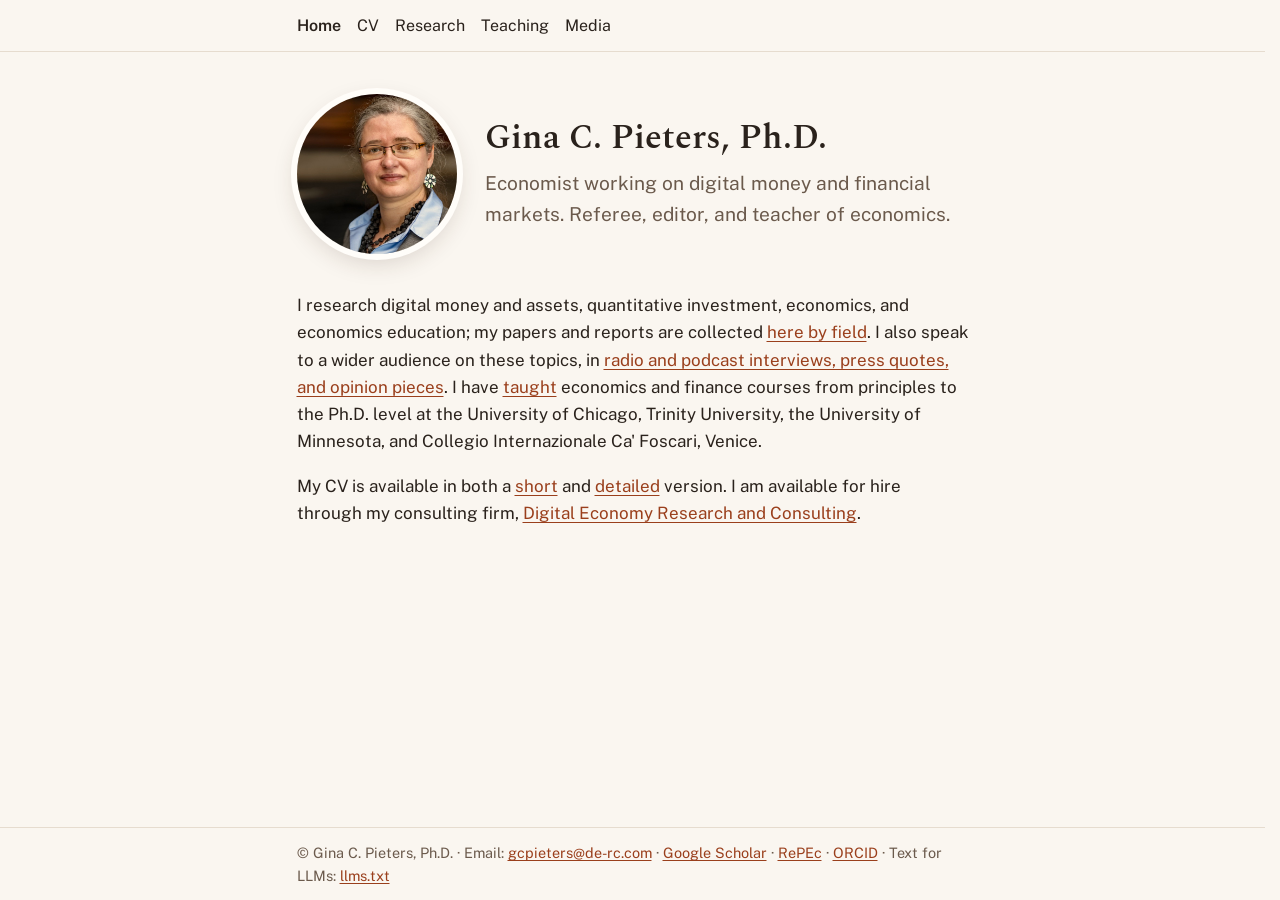
<file: index.html>
<!doctype html>
<html lang="en">
<head>
<meta charset="utf-8">
<meta name="viewport" content="width=device-width, initial-scale=1">
<title>Gina C. Pieters, Ph.D. · Economist</title>
<meta name="description" content="Economist working on digital money and financial markets. Referee, editor, and teacher of economics.">
<link rel="canonical" href="https://www.ginapieters.com/">
<meta property="og:title" content="Gina C. Pieters, Ph.D. · Economist">
<meta property="og:description" content="Economist working on digital money and financial markets. Referee, editor, and teacher of economics.">
<meta property="og:url" content="https://www.ginapieters.com/">
<meta property="og:type" content="website">
<meta property="og:image" content="https://www.ginapieters.com/name-card.png?v=7145e954">
<meta name="twitter:card" content="summary_large_image">
<link rel="stylesheet" href="style.css?v=e8b0f1cc">
<link rel="icon" href="favicon.ico" sizes="any">
<link rel="apple-touch-icon" href="apple-touch-icon.png">
<script type="application/ld+json">
{
 "@context": "https://schema.org",
 "@graph": [
  {
   "@type": "Person",
   "@id": "https://www.ginapieters.com/#person",
   "name": "Gina C. Pieters",
   "honorificSuffix": "Ph.D.",
   "jobTitle": "Economist",
   "url": "https://www.ginapieters.com/",
   "email": "mailto:gcpieters@de-rc.com",
   "description": "Economist working on digital money and financial markets. Referee, editor, and teacher of economics.",
   "alumniOf": [
    {
     "@type": "CollegeOrUniversity",
     "name": "University of Minnesota"
    },
    {
     "@type": "CollegeOrUniversity",
     "name": "University of California, Santa Cruz"
    }
   ],
   "memberOf": [
    {
     "@type": "Organization",
     "name": "NABE Chicago"
    },
    {
     "@type": "Organization",
     "name": "Committee on the Status of Women in the Economics Profession",
     "alternateName": "CSWEP"
    }
   ],
   "worksFor": {
    "@type": "ProfessionalService",
    "@id": "https://www.digitaleconomyresearch.com/#org",
    "name": "Digital Economy Research and Consulting",
    "url": "https://www.digitaleconomyresearch.com/"
   },
   "sameAs": [
    "https://orcid.org/0000-0001-7778-514X",
    "https://scholar.google.com/citations?user=Z5_8XZcAAAAJ",
    "https://ideas.repec.org/f/ppi307.html"
   ],
   "knowsAbout": [
    "digital money and assets",
    "quantitative investment",
    "economics",
    "economics education",
    "financial markets"
   ]
  },
  {
   "@type": "WebSite",
   "@id": "https://www.ginapieters.com/#site",
   "url": "https://www.ginapieters.com/",
   "name": "Gina C. Pieters, Ph.D.",
   "about": {
    "@id": "https://www.ginapieters.com/#person"
   }
  }
 ]
}
</script>
</head>
<body>
<a class="skip" href="#main">Skip to content</a>
<header class="top"><div class="bar">
  <nav><div class="fields"><a href="index.html" aria-current="page">Home</a><a href="cv.html">CV</a><a href="research.html">Research</a><a href="teaching.html">Teaching</a><a href="media.html">Media</a></div></nav>
</div></header>
<main id="main">
<!-- W2 fresh design. Copy: Wright draft 2.3 (Wright core da4ec9f): a short head, then the pages (her 10-30, "The
     landing page text is too long"). The long text is on the area pages, visible; nothing is written for crawlers
     only. Since her two-site restructure (Wright wright-551, 555, 576) the pages are the four traditional ones and the
     consulting site, where the field pages now live. Since her 11-04 "a little bit too polished with the field cards.
     There should be 1-3 sentence clusters, consisting of 1-3 sentences" they are plain paragraphs, not cards, in
     Wright's cluster copy (wright-588). Since her 11-08 home text (Wright core d6fec44, wright-675..677) they are two.
     Look: design A, "Warm paper" (her "I like A", 10-30; fresh/previews/warm-a.html): her photo beside the name. -->
<section class="intro">
  <img class="portrait" src="gina-pieters.jpg?v=6b1bce82" width="1181" height="1365" alt="Gina C. Pieters">
  <div>
    <h1>Gina C. Pieters, Ph.D.</h1>
    <p class="lede">Economist working on digital money and financial markets. Referee, editor, and teacher of economics.</p>
  </div>
</section>

<section class="clusters" aria-label="Pages">
  <p>I research digital money and assets, quantitative investment, economics, and economics education; my papers and reports are collected <a href="research.html">here by field</a>. I also speak to a wider audience on these topics, in <a href="media.html">radio and podcast interviews, press quotes, and opinion pieces</a>. I have <a href="teaching.html">taught</a> economics and finance courses from principles to the Ph.D. level at the University of Chicago, Trinity University, the University of Minnesota, and Collegio Internazionale Ca' Foscari, Venice.</p>
  <p>My CV is available in both a <a href="cv.html">short</a> and <a href="cv.html#cv-detailed">detailed</a> version. I am available for hire through my consulting firm, <a href="https://www.digitaleconomyresearch.com/">Digital Economy Research and Consulting</a>.</p>
</section>

<p class="more"></p>
</main>
<footer><div class="bar">© Gina C. Pieters, Ph.D. · Email: <a href="mailto:gcpieters@de-rc.com">gcpieters@de-rc.com</a> · <a href="https://scholar.google.com/citations?user=Z5_8XZcAAAAJ">Google Scholar</a> · <a href="https://ideas.repec.org/f/ppi307.html">RePEc</a> · <a href="https://orcid.org/0000-0001-7778-514X">ORCID</a> · Text for LLMs: <a href="llms.txt">llms.txt</a></div></footer>
</body>
</html>
</file>
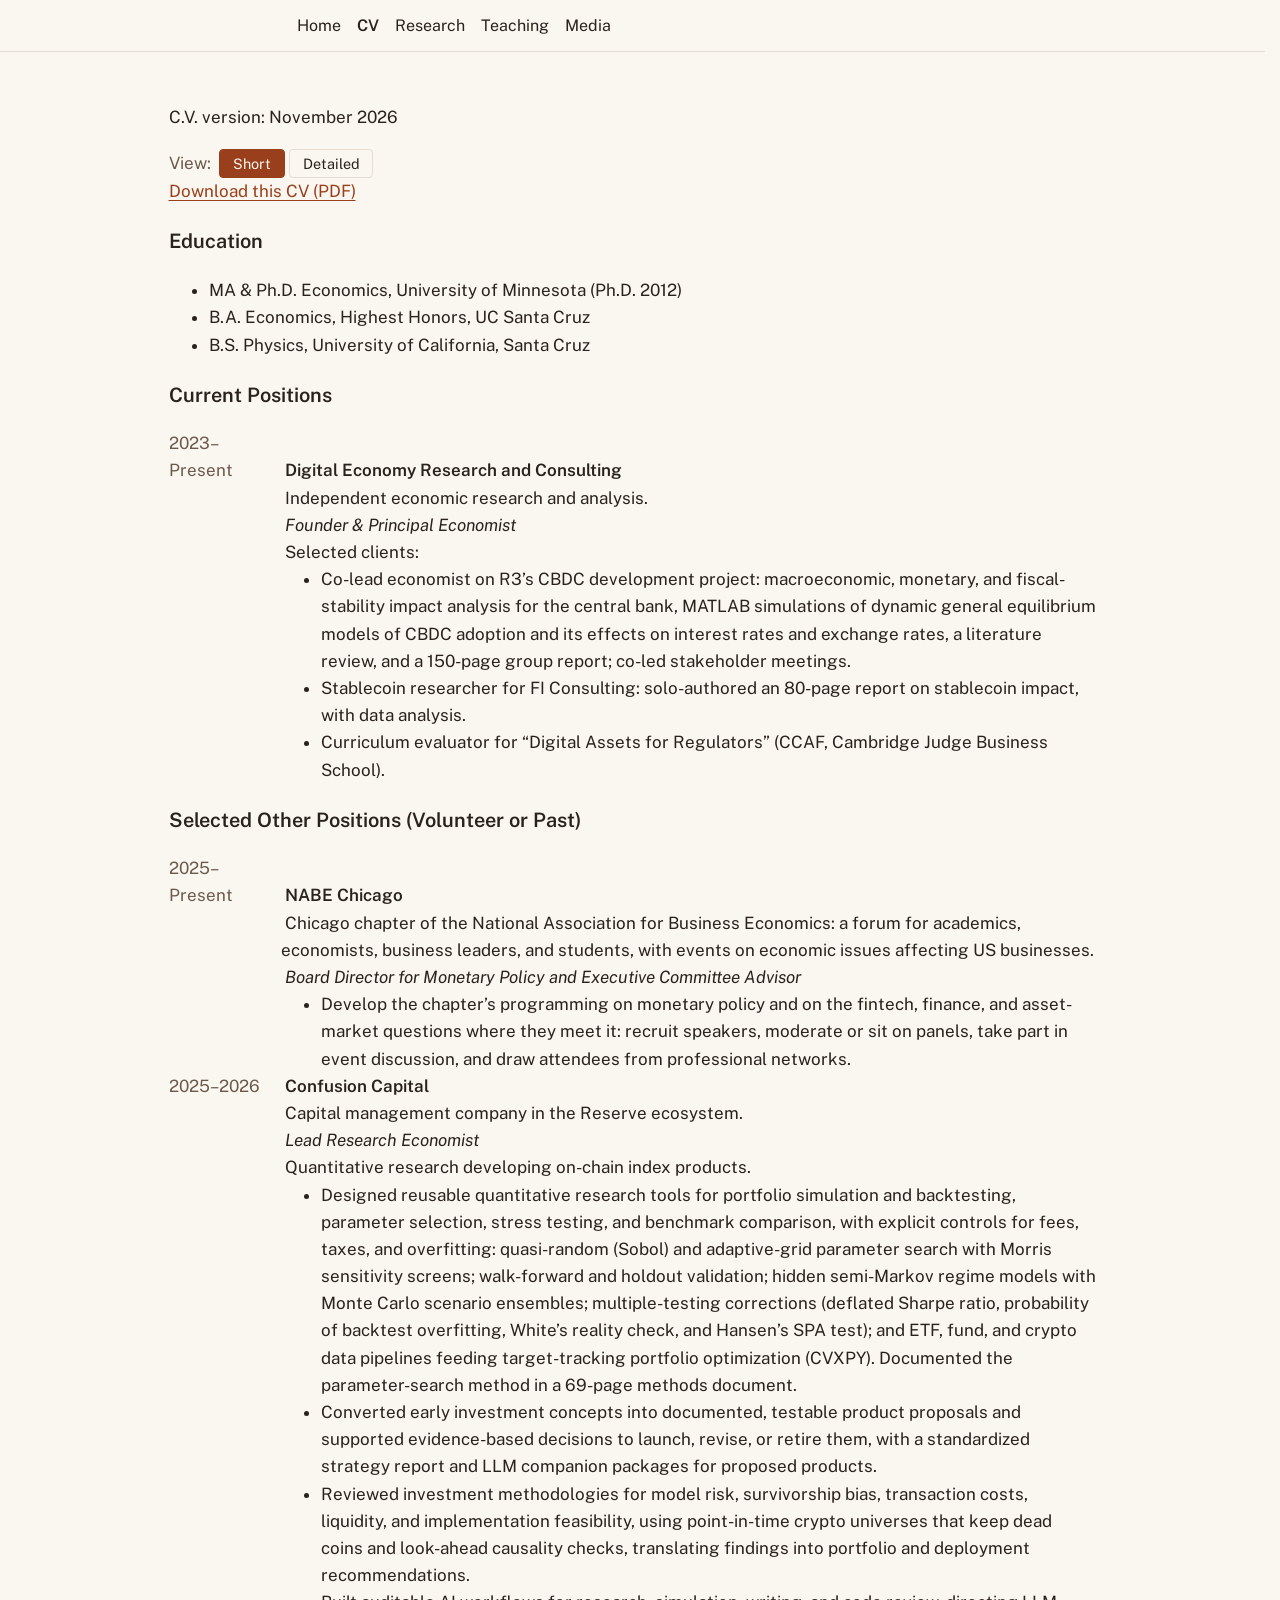
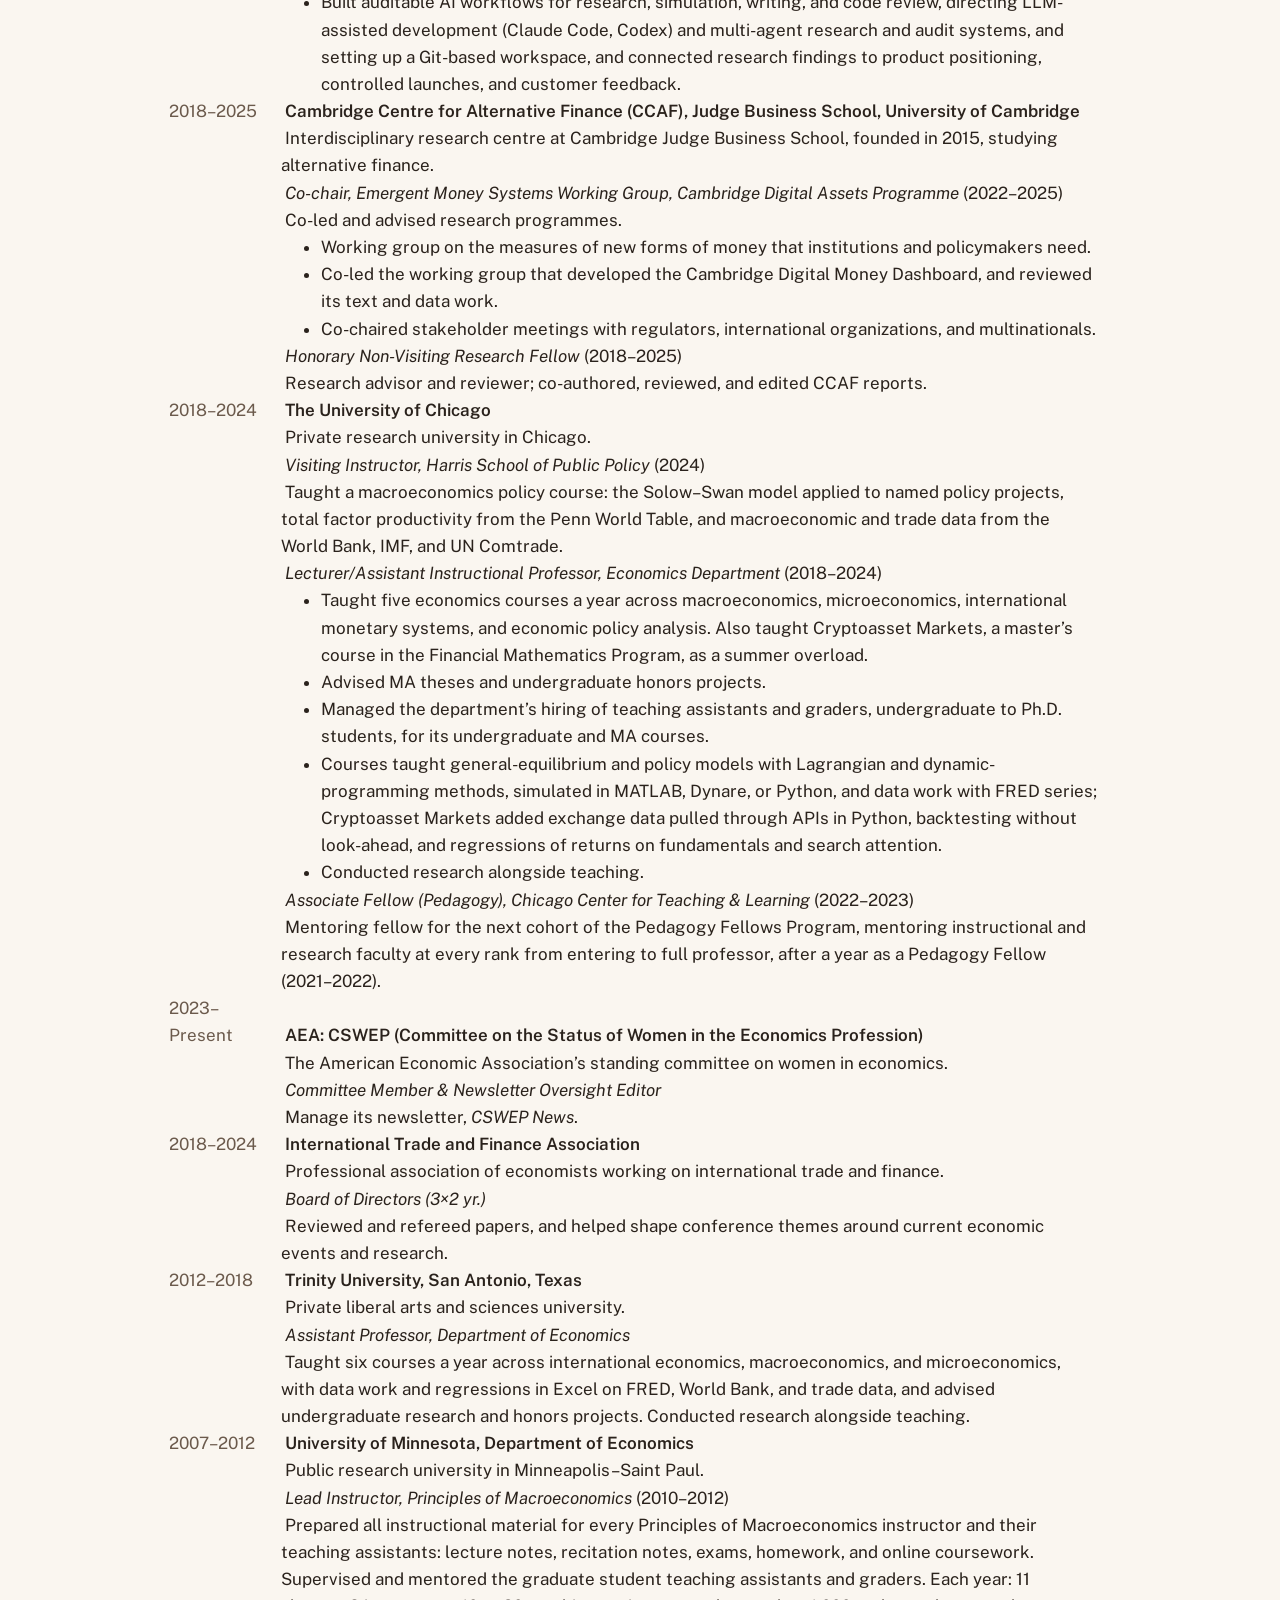
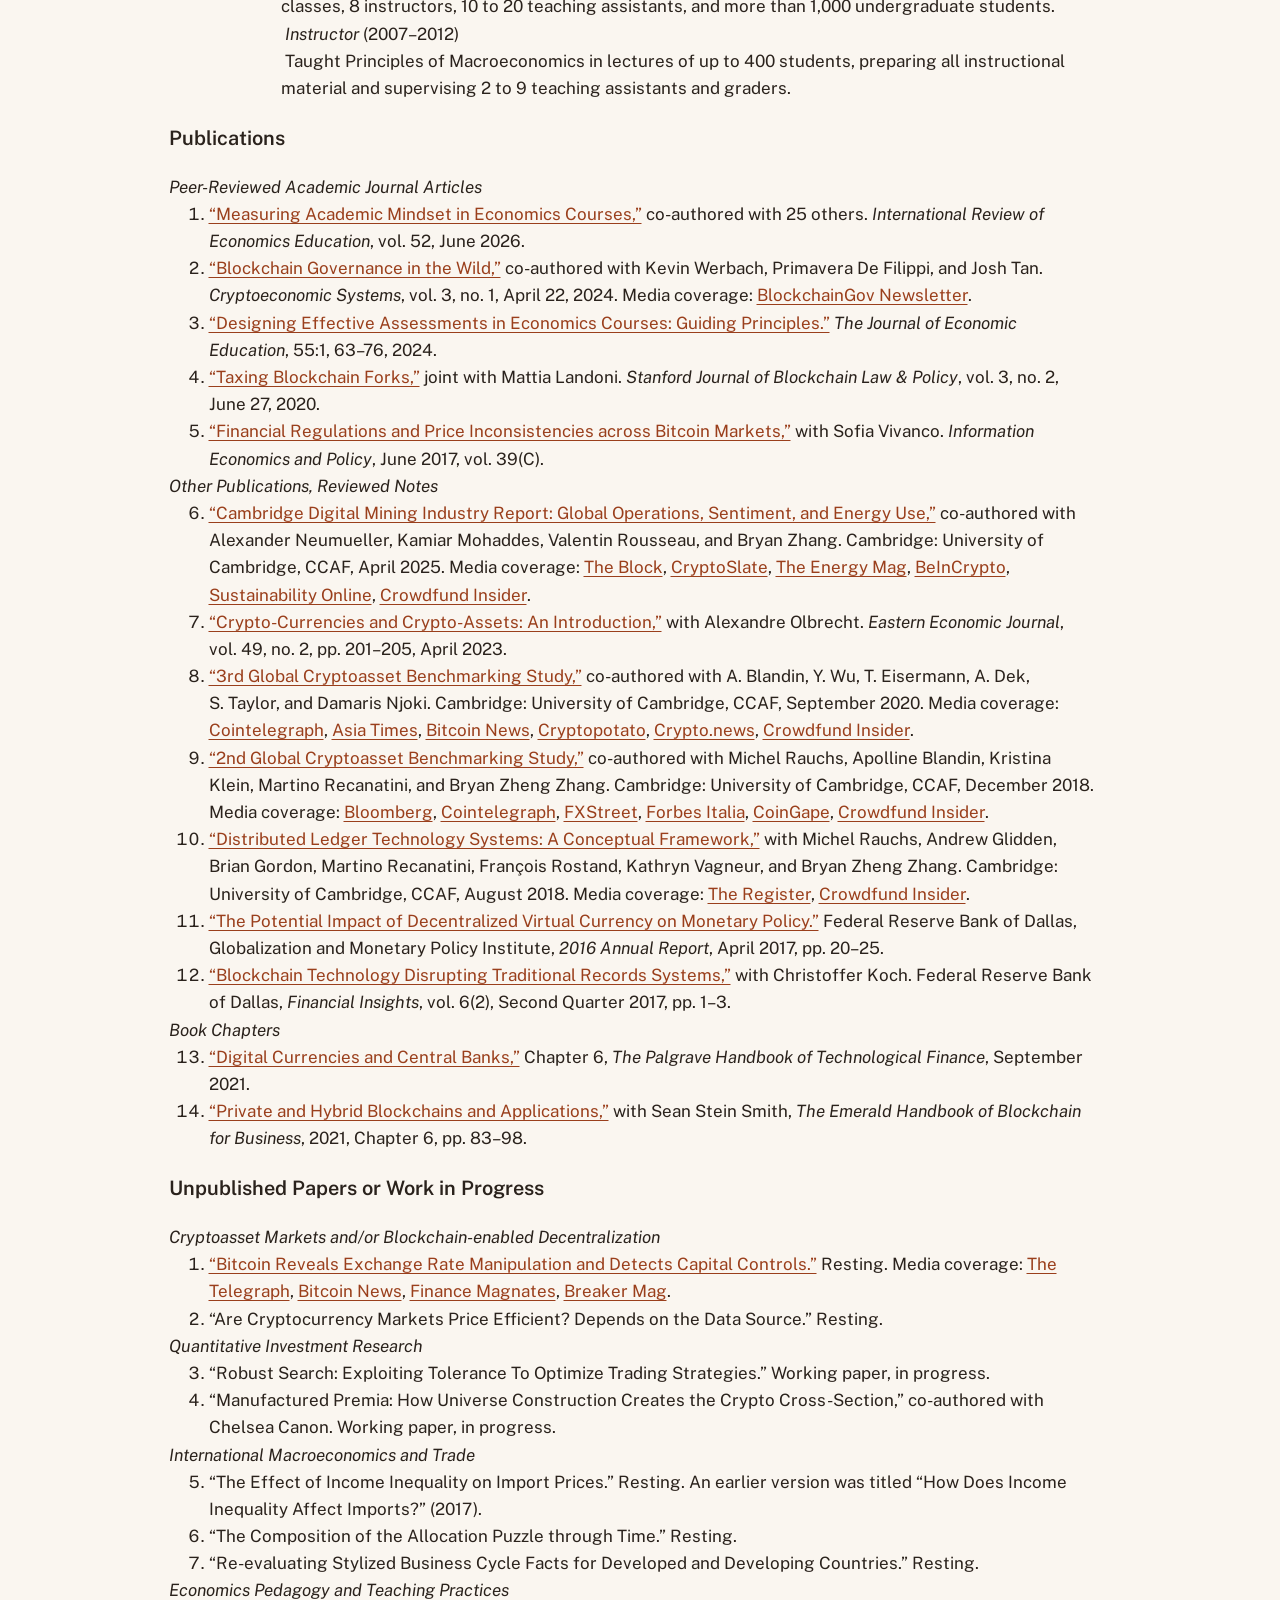
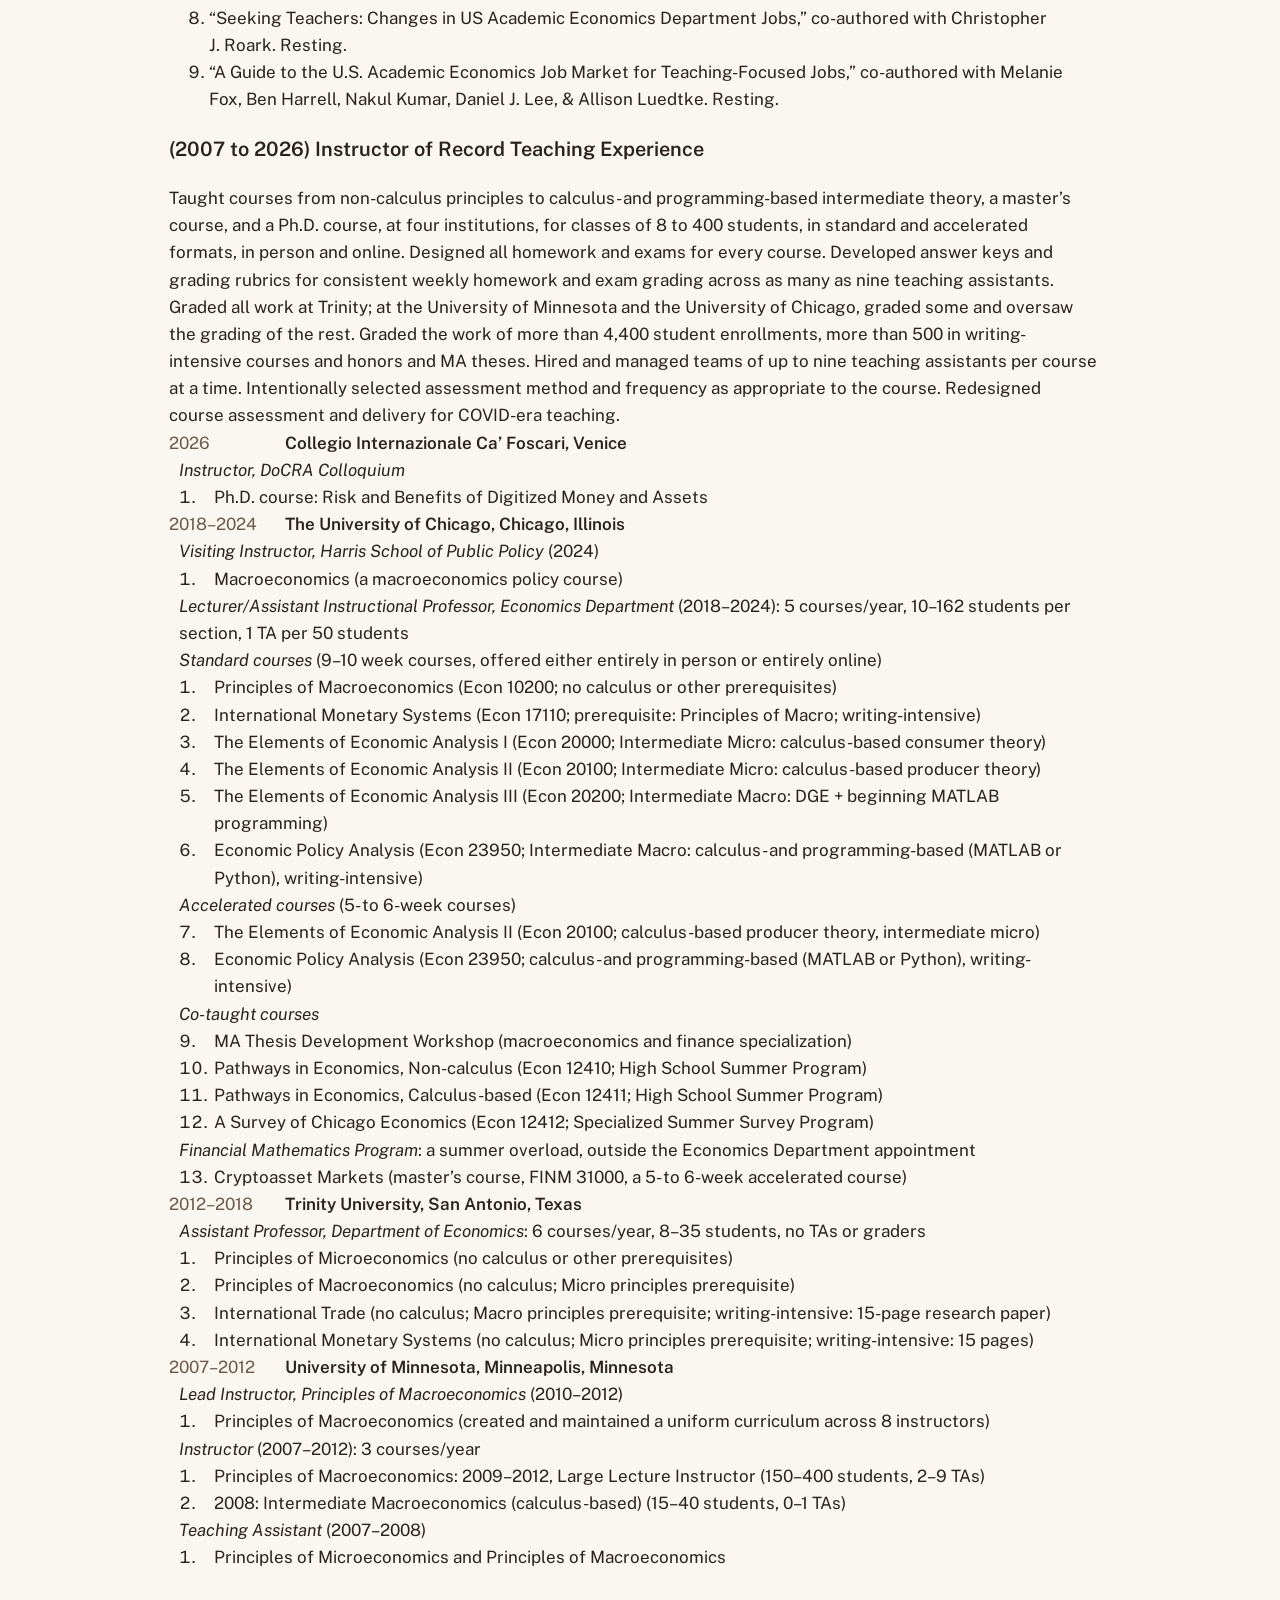
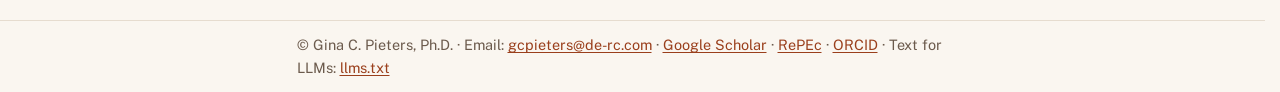
<file: cv.html>
<!doctype html>
<html lang="en">
<head>
<meta charset="utf-8">
<meta name="viewport" content="width=device-width, initial-scale=1">
<title>CV · Gina C. Pieters</title>
<meta name="description" content="The CV of Gina C. Pieters, Ph.D., economist, in a short view and a detailed view, each also as a PDF: positions, research, teaching, and service.">
<link rel="canonical" href="https://www.ginapieters.com/cv.html">
<meta property="og:title" content="CV · Gina C. Pieters">
<meta property="og:description" content="The CV of Gina C. Pieters, Ph.D., economist, in a short view and a detailed view, each also as a PDF: positions, research, teaching, and service.">
<meta property="og:url" content="https://www.ginapieters.com/cv.html">
<meta property="og:type" content="website">
<meta property="og:image" content="https://www.ginapieters.com/name-card.png?v=7145e954">
<meta name="twitter:card" content="summary_large_image">
<link rel="stylesheet" href="style.css?v=e8b0f1cc">
<link rel="icon" href="favicon.ico" sizes="any">
<link rel="apple-touch-icon" href="apple-touch-icon.png">
</head>
<body>
<a class="skip" href="#main">Skip to content</a>
<header class="top"><div class="bar">
  <nav><div class="fields"><a href="index.html">Home</a><a href="cv.html" aria-current="page">CV</a><a href="research.html">Research</a><a href="teaching.html">Teaching</a><a href="media.html">Media</a></div></nav>
</div></header>
<main id="main" class="wide">
<!-- generated by cv_to_html.py from pieters_cv_2026-10.tex at Wright 19fd5af; edit the CV, not this file -->
<h1 class="vh">CV</h1>
<p>C.V. version: November 2026</p>
<div class="cvviews">
<span class="cvviews-label">View:</span>
<a href="cv.html">Short</a>
<a href="#cv-detailed">Detailed</a>
<div class="cvview-short">
<p class="cvpdf"><a href="cv-short.pdf" download aria-label="Download this CV (PDF): short view">Download this CV (PDF)</a></p>
<h2>Education</h2>
<ul class="plain"><li>MA &amp; Ph.D. Economics, University of Minnesota (Ph.D. 2012)</li><li>B.A. Economics, Highest Honors, UC Santa Cruz</li><li>B.S. Physics, University of California, Santa Cruz</li></ul>
<h2 id="sec-positions">Current Positions</h2>
<p class="entry"><span class="d">2023–Present</span> <strong>Digital Economy Research and Consulting</strong></p>
<p class="entry"><span class="d"></span> Independent economic research and analysis.</p>
<p class="entry"><span class="d"></span> <em>Founder &amp; Principal Economist</em></p>
<p class="entry"><span class="d"></span> Selected clients:</p>
<ul class="under">
<li>Co-lead economist on R3’s CBDC development project: macroeconomic, monetary, and fiscal-stability impact analysis for the central bank, MATLAB simulations of dynamic general equilibrium models of CBDC adoption and its effects on interest rates and exchange rates, a literature review, and a 150-page group report; co-led stakeholder meetings.</li>
<li>Stablecoin researcher for FI Consulting: solo-authored an 80-page report on stablecoin impact, with data analysis.</li>
<li>Curriculum evaluator for “Digital Assets for Regulators” (CCAF, Cambridge Judge Business School).</li>
</ul>
<h2>Selected Other Positions (Volunteer or Past)</h2>
<p class="entry"><span class="d">2025–Present</span> <strong>NABE Chicago</strong></p>
<p class="entry"><span class="d"></span> Chicago chapter of the National Association for Business Economics: a forum for academics, economists, business leaders, and students, with events on economic issues affecting US businesses.</p>
<p class="entry"><span class="d"></span> <em>Board Director for Monetary Policy and Executive Committee Advisor</em></p>
<ul class="under">
<li>Develop the chapter’s programming on monetary policy and on the fintech, finance, and asset-market questions where they meet it: recruit speakers, moderate or sit on panels, take part in event discussion, and draw attendees from professional networks.</li>
</ul>
<p class="entry"><span class="d">2025–2026</span> <strong>Confusion Capital</strong></p>
<p class="entry"><span class="d"></span> Capital management company in the Reserve ecosystem.</p>
<p class="entry"><span class="d"></span> <em>Lead Research Economist</em></p>
<p class="entry"><span class="d"></span> Quantitative research developing on-chain index products.</p>
<ul class="under">
<li>Designed reusable quantitative research tools for portfolio simulation and backtesting, parameter selection, stress testing, and benchmark comparison, with explicit controls for fees, taxes, and overfitting: quasi-random (Sobol) and adaptive-grid parameter search with Morris sensitivity screens; walk-forward and holdout validation; hidden semi-Markov regime models with Monte Carlo scenario ensembles; multiple-testing corrections (deflated Sharpe ratio, probability of backtest overfitting, White’s reality check, and Hansen’s SPA test); and ETF, fund, and crypto data pipelines feeding target-tracking portfolio optimization (CVXPY). Documented the parameter-search method in a 69-page methods document.</li>
<li>Converted early investment concepts into documented, testable product proposals and supported evidence-based decisions to launch, revise, or retire them, with a standardized strategy report and LLM companion packages for proposed products.</li>
<li>Reviewed investment methodologies for model risk, survivorship bias, transaction costs, liquidity, and implementation feasibility, using point-in-time crypto universes that keep dead coins and look-ahead causality checks, translating findings into portfolio and deployment recommendations.</li>
<li>Built auditable AI workflows for research, simulation, writing, and code review, directing LLM-assisted development (Claude Code, Codex) and multi-agent research and audit systems, and setting up a Git-based workspace, and connected research findings to product positioning, controlled launches, and customer feedback.</li>
</ul>
<p class="entry"><span class="d">2018–2025</span> <strong>Cambridge Centre for Alternative Finance (CCAF), Judge Business School, University of Cambridge</strong></p>
<p class="entry"><span class="d"></span> Interdisciplinary research centre at Cambridge Judge Business School, founded in 2015, studying alternative finance.</p>
<p class="entry"><span class="d"></span> <em>Co-chair, Emergent Money Systems Working Group, Cambridge Digital Assets Programme</em> (2022–2025)</p>
<p class="entry"><span class="d"></span> Co-led and advised research programmes.</p>
<ul class="under">
<li>Working group on the measures of new forms of money that institutions and policymakers need.</li>
<li>Co-led the working group that developed the Cambridge Digital Money Dashboard, and reviewed its text and data work.</li>
<li>Co-chaired stakeholder meetings with regulators, international organizations, and multinationals.</li>
</ul>
<p class="entry"><span class="d"></span> <em>Honorary Non-Visiting Research Fellow</em> (2018–2025)</p>
<p class="entry"><span class="d"></span> Research advisor and reviewer; co-authored, reviewed, and edited CCAF reports.</p>
<p class="entry"><span class="d">2018–2024</span> <strong>The University of Chicago</strong></p>
<p class="entry"><span class="d"></span> Private research university in Chicago.</p>
<p class="entry"><span class="d"></span> <em>Visiting Instructor, Harris School of Public Policy</em> (2024)</p>
<p class="entry"><span class="d"></span> Taught a macroeconomics policy course: the Solow–Swan model applied to named policy projects, total factor productivity from the Penn World Table, and macroeconomic and trade data from the World Bank, IMF, and UN Comtrade.</p>
<p class="entry"><span class="d"></span> <em>Lecturer/Assistant Instructional Professor, Economics Department</em> (2018–2024)</p>
<ul class="under">
<li>Taught five economics courses a year across macroeconomics, microeconomics, international monetary systems, and economic policy analysis. Also taught Cryptoasset Markets, a master’s course in the Financial Mathematics Program, as a summer overload.</li>
<li>Advised MA theses and undergraduate honors projects.</li>
<li>Managed the department’s hiring of teaching assistants and graders, undergraduate to Ph.D. students, for its undergraduate and MA courses.</li>
<li>Courses taught general-equilibrium and policy models with Lagrangian and dynamic-programming methods, simulated in MATLAB, Dynare, or Python, and data work with FRED series; Cryptoasset Markets added exchange data pulled through APIs in Python, backtesting without look-ahead, and regressions of returns on fundamentals and search attention.</li>
<li>Conducted research alongside teaching.</li>
</ul>
<p class="entry"><span class="d"></span> <em>Associate Fellow (Pedagogy), Chicago Center for Teaching &amp; Learning</em> (2022–2023)</p>
<p class="entry"><span class="d"></span> Mentoring fellow for the next cohort of the Pedagogy Fellows Program, mentoring instructional and research faculty at every rank from entering to full professor, after a year as a Pedagogy Fellow (2021–2022).</p>
<p class="entry"><span class="d">2023–Present</span> <strong>AEA: CSWEP (Committee on the Status of Women in the Economics Profession)</strong></p>
<p class="entry"><span class="d"></span> The American Economic Association’s standing committee on women in economics.</p>
<p class="entry"><span class="d"></span> <em>Committee Member &amp; Newsletter Oversight Editor</em></p>
<p class="entry"><span class="d"></span> Manage its newsletter, <em>CSWEP News</em>.</p>
<p class="entry"><span class="d">2018–2024</span> <strong>International Trade and Finance Association</strong></p>
<p class="entry"><span class="d"></span> Professional association of economists working on international trade and finance.</p>
<p class="entry"><span class="d"></span> <em>Board of Directors (3×2 yr.)</em></p>
<p class="entry"><span class="d"></span> Reviewed and refereed papers, and helped shape conference themes around current economic events and research.</p>
<p class="entry"><span class="d">2012–2018</span> <strong>Trinity University, San Antonio, Texas</strong></p>
<p class="entry"><span class="d"></span> Private liberal arts and sciences university.</p>
<p class="entry"><span class="d"></span> <em>Assistant Professor, Department of Economics</em></p>
<p class="entry"><span class="d"></span> Taught six courses a year across international economics, macroeconomics, and microeconomics, with data work and regressions in Excel on FRED, World Bank, and trade data, and advised undergraduate research and honors projects. Conducted research alongside teaching.</p>
<p class="entry"><span class="d">2007–2012</span> <strong>University of Minnesota, Department of Economics</strong></p>
<p class="entry"><span class="d"></span> Public research university in Minneapolis–Saint Paul.</p>
<p class="entry"><span class="d"></span> <em>Lead Instructor, Principles of Macroeconomics</em> (2010–2012)</p>
<p class="entry"><span class="d"></span> Prepared all instructional material for every Principles of Macroeconomics instructor and their teaching assistants: lecture notes, recitation notes, exams, homework, and online coursework. Supervised and mentored the graduate student teaching assistants and graders. Each year: 11 classes, 8 instructors, 10 to 20 teaching assistants, and more than 1,000 undergraduate students.</p>
<p class="entry"><span class="d"></span> <em>Instructor</em> (2007–2012)</p>
<p class="entry"><span class="d"></span> Taught Principles of Macroeconomics in lectures of up to 400 students, preparing all instructional material and supervising 2 to 9 teaching assistants and graders.</p>
<h2 id="sec-writing">Publications</h2>
<p><em>Peer-Reviewed Academic Journal Articles</em></p>
<ol>
<li><a href="https://doi.org/10.1016/j.iree.2026.100349">“Measuring Academic Mindset in Economics Courses,”</a> co-authored with 25 others. <em>International Review of Economics Education</em>, vol. 52, June 2026.</li>
<li><a href="https://doi.org/10.21428/58320208.ebd76eea">“Blockchain Governance in the Wild,”</a> co-authored with Kevin Werbach, Primavera De Filippi, and Josh Tan. <em>Cryptoeconomic Systems</em>, vol. 3, no. 1, April 22, 2024. Media coverage: <a href="https://blockchaingov.substack.com/p/the-blockchaingov-newsletter-24-august" aria-label="BlockchainGov Newsletter coverage of Blockchain Governance in the Wild">BlockchainGov Newsletter</a>.</li>
<li><a href="https://doi.org/10.1080/00220485.2023.2265941">“Designing Effective Assessments in Economics Courses: Guiding Principles.”</a> <em>The Journal of Economic Education</em>, 55:1, 63–76, 2024.</li>
<li><a href="https://stanford-jawlp.pubpub.org/pub/taxing-blockchain-forks/release/1">“Taxing Blockchain Forks,”</a> joint with Mattia Landoni. <em>Stanford Journal of Blockchain Law &amp; Policy</em>, vol. 3, no. 2, June 27, 2020.</li>
<li><a href="https://doi.org/10.1016/j.infoecopol.2017.02.002">“Financial Regulations and Price Inconsistencies across Bitcoin Markets,”</a> with Sofia Vivanco. <em>Information Economics and Policy</em>, June 2017, vol. 39(C).</li>
</ol>
<p><em>Other Publications, Reviewed Notes</em></p>
<ol start="6">
<li><a href="https://doi.org/10.2139/ssrn.5236060">“Cambridge Digital Mining Industry Report: Global Operations, Sentiment, and Energy Use,”</a> co-authored with Alexander Neumueller, Kamiar Mohaddes, Valentin Rousseau, and Bryan Zhang. Cambridge: University of Cambridge, CCAF, April 2025. Media coverage: <a href="https://www.theblock.co/news/business/2025-04-29-cambridge-university-bitcoin-mining-sustainable-energy-use-elon-musk-tesla-btc-payments-352332" aria-label="The Block coverage of Cambridge Digital Mining Industry Report: Global Operations, Sentiment, and Energy Use">The Block</a>, <a href="https://cryptoslate.com/bitcoin-mining-pushes-sustainability-agenda-with-over-50-of-energy-generated-from-renewables/" aria-label="CryptoSlate coverage of Cambridge Digital Mining Industry Report: Global Operations, Sentiment, and Energy Use">CryptoSlate</a>, <a href="https://theenergymag.com/news/2025-04-29/bitcoin-sustainable-cambridge/" aria-label="The Energy Mag coverage of Cambridge Digital Mining Industry Report: Global Operations, Sentiment, and Energy Use">The Energy Mag</a>, <a href="https://beincrypto.com/us-bitcoin-mining-dominance/" aria-label="BeInCrypto coverage of Cambridge Digital Mining Industry Report: Global Operations, Sentiment, and Energy Use">BeInCrypto</a>, <a href="https://sustainabilityonline.net/news/more-than-half-the-energy-used-to-mine-bitcoin-last-year-was-sustainable/" aria-label="Sustainability Online coverage of Cambridge Digital Mining Industry Report: Global Operations, Sentiment, and Energy Use">Sustainability Online</a>, <a href="https://www.crowdfundinsider.com/2025/06/240685-ccaf-provides-insights-into-bitcoin-mining-industry-role-of-fintech-associations-and-state-of-digital-finance/" aria-label="Crowdfund Insider coverage of Cambridge Digital Mining Industry Report: Global Operations, Sentiment, and Energy Use">Crowdfund Insider</a>.</li>
<li><a href="https://doi.org/10.1057/s41302-023-00246-1">“Crypto-Currencies and Crypto-Assets: An Introduction,”</a> with Alexandre Olbrecht. <em>Eastern Economic Journal</em>, vol. 49, no. 2, pp. 201–205, April 2023.</li>
<li><a href="https://www.jbs.cam.ac.uk/faculty-research/centres/alternative-finance/publications/3rd-global-cryptoasset-benchmarking-study/">“3rd Global Cryptoasset Benchmarking Study,”</a> co-authored with A. Blandin, Y. Wu, T. Eisermann, A. Dek, S. Taylor, and Damaris Njoki. Cambridge: University of Cambridge, CCAF, September 2020. Media coverage: <a href="https://cointelegraph.com/news/100m-people-worldwide-now-use-crypto-based-assets-says-cambridge-study" aria-label="Cointelegraph coverage of 3rd Global Cryptoasset Benchmarking Study">Cointelegraph</a>, <a href="https://asiatimes.com/2020/09/100-million-people-now-use-crypto-study/" aria-label="Asia Times coverage of 3rd Global Cryptoasset Benchmarking Study">Asia Times</a>, <a href="https://news.bitcoin.com/cambridge-universitys-third-crypto-study-records-101-million-cryptocurrency-users-worldwide" aria-label="Bitcoin News coverage of 3rd Global Cryptoasset Benchmarking Study">Bitcoin News</a>, <a href="https://cryptopotato.com/adoption-101-million-users-joined-crypto-in-2020-according-to-cambridge-report/" aria-label="Cryptopotato coverage of 3rd Global Cryptoasset Benchmarking Study">Cryptopotato</a>, <a href="https://crypto.news/mass-adoption-report-101-million-crypto-markets-2020/" aria-label="Crypto.news coverage of 3rd Global Cryptoasset Benchmarking Study">Crypto.news</a>, <a href="https://www.crowdfundinsider.com/2020/09/167220-global-cryptoasset-benchmarking-study-ccaf-updates-on-digital-asset-ecosystem-during-period-of-growth/" aria-label="Crowdfund Insider coverage of 3rd Global Cryptoasset Benchmarking Study">Crowdfund Insider</a>.</li>
<li><a href="https://www.jbs.cam.ac.uk/faculty-research/centres/alternative-finance/publications/2nd-global-cryptoasset-benchmark-study/">“2nd Global Cryptoasset Benchmarking Study,”</a> co-authored with Michel Rauchs, Apolline Blandin, Kristina Klein, Martino Recanatini, and Bryan Zheng Zhang. Cambridge: University of Cambridge, CCAF, December 2018. Media coverage: <a href="https://www.bloomberg.com/news/articles/2018-12-12/ranks-of-crypto-users-swelled-in-2018-even-as-bitcoin-tumbled" aria-label="Bloomberg coverage of 2nd Global Cryptoasset Benchmarking Study">Bloomberg</a>, <a href="https://web.archive.org/web/20191209190425/https://cointelegraph.com/news/number-of-crypto-users-nearly-doubled-in-2018-study-says" aria-label="Cointelegraph coverage of 2nd Global Cryptoasset Benchmarking Study">Cointelegraph</a>, <a href="https://www.fxstreet.com/amp/cryptocurrencies/news/crypto-users-increase-two-fold-in-2018-amid-market-crash-says-cambridge-201812141339" aria-label="FXStreet coverage of 2nd Global Cryptoasset Benchmarking Study">FXStreet</a>, <a href="https://forbes.it/2018/12/18/criptovalute-global-cryptoasset-cambridge-2018/" aria-label="Forbes Italia coverage of 2nd Global Cryptoasset Benchmarking Study">Forbes Italia</a>, <a href="https://coingape.com/crypto-ecosystem-cambridge-university-report/" aria-label="CoinGape coverage of 2nd Global Cryptoasset Benchmarking Study">CoinGape</a>, <a href="https://www.crowdfundinsider.com/2018/12/142270-cambridge-centre-for-alternative-finance-publishes-definitive-global-cryptoasset-benchmarking-report/" aria-label="Crowdfund Insider coverage of 2nd Global Cryptoasset Benchmarking Study">Crowdfund Insider</a>.</li>
<li><a href="https://doi.org/10.2139/ssrn.3230013">“Distributed Ledger Technology Systems: A Conceptual Framework,”</a> with Michel Rauchs, Andrew Glidden, Brian Gordon, Martino Recanatini, François Rostand, Kathryn Vagneur, and Bryan Zheng Zhang. Cambridge: University of Cambridge, CCAF, August 2018. Media coverage: <a href="https://www.theregister.com/offbeat/2018/08/14/boffins-confusing-distributed-ledger-tech-definitions-create-unrealistic-expectations-about-what-it-can-do/1162041" aria-label="The Register coverage of Distributed Ledger Technology Systems: A Conceptual Framework">The Register</a>, <a href="https://www.crowdfundinsider.com/2018/08/137712-cambridge-centre-for-alternative-finance-publishes-document-on-distributed-ledger-technology-seeks-to-provide-common-framework-for-fast-emerging-blockchain-industry/" aria-label="Crowdfund Insider coverage of Distributed Ledger Technology Systems: A Conceptual Framework">Crowdfund Insider</a>.</li>
<li><a href="https://fedinprint.org/item/feddgm/14579">“The Potential Impact of Decentralized Virtual Currency on Monetary Policy.”</a> Federal Reserve Bank of Dallas, Globalization and Monetary Policy Institute, <em>2016 Annual Report</em>, April 2017, pp. 20–25.</li>
<li><a href="https://fraser.stlouisfed.org/title/financial-insights-6462/volume-6-issue-2-611654">“Blockchain Technology Disrupting Traditional Records Systems,”</a> with Christoffer Koch. Federal Reserve Bank of Dallas, <em>Financial Insights</em>, vol. 6(2), Second Quarter 2017, pp. 1–3.</li>
</ol>
<p><em>Book Chapters</em></p>
<ol start="13">
<li><a href="https://doi.org/10.1007/978-3-030-65117-6_6">“Digital Currencies and Central Banks,”</a> Chapter 6, <em>The Palgrave Handbook of Technological Finance</em>, September 2021.</li>
<li><a href="https://doi.org/10.1108/978-1-83982-198-120211009">“Private and Hybrid Blockchains and Applications,”</a> with Sean Stein Smith, <em>The Emerald Handbook of Blockchain for Business</em>, 2021, Chapter 6, pp. 83–98.</li>
</ol>
<h2>Unpublished Papers or Work in Progress</h2>
<p><em>Cryptoasset Markets and/or Blockchain-enabled Decentralization</em></p>
<ol>
<li><a href="https://doi.org/10.2139/ssrn.2714921">“Bitcoin Reveals Exchange Rate Manipulation and Detects Capital Controls.”</a> Resting. Media coverage: <a href="https://www.telegraph.co.uk/business/2018/03/30/governments-lose-control-exchange-rates-bitcoin-traders-evade/" aria-label="The Telegraph coverage of Bitcoin Reveals Exchange Rate Manipulation and Detects Capital Controls">The Telegraph</a>, <a href="https://news.bitcoin.com/research-bitcoin-exposes-central-banks-currency-manipulation-and-capital-controls/" aria-label="Bitcoin News coverage of Bitcoin Reveals Exchange Rate Manipulation and Detects Capital Controls">Bitcoin News</a>, <a href="https://www.financemagnates.com/cryptocurrency/news/powerful-implications-bitcoin-reveals-government-currency-controls/" aria-label="Finance Magnates coverage of Bitcoin Reveals Exchange Rate Manipulation and Detects Capital Controls">Finance Magnates</a>, <a href="http://web.archive.org/web/20190605155431/https://breakermag.com/economists-are-missing-a-trick-with-crypto/" aria-label="Breaker Mag coverage of Bitcoin Reveals Exchange Rate Manipulation and Detects Capital Controls">Breaker Mag</a>.</li>
<li>“Are Cryptocurrency Markets Price Efficient? Depends on the Data Source.” Resting.</li>
</ol>
<p><em>Quantitative Investment Research</em></p>
<ol start="3">
<li>“Robust Search: Exploiting Tolerance To Optimize Trading Strategies.” Working paper, in progress.</li>
<li>“Manufactured Premia: How Universe Construction Creates the Crypto Cross-Section,” co-authored with Chelsea Canon. Working paper, in progress.</li>
</ol>
<p><em>International Macroeconomics and Trade</em></p>
<ol start="5">
<li>“The Effect of Income Inequality on Import Prices.” Resting. An earlier version was titled “How Does Income Inequality Affect Imports?” (2017).</li>
<li>“The Composition of the Allocation Puzzle through Time.” Resting.</li>
<li>“Re-evaluating Stylized Business Cycle Facts for Developed and Developing Countries.” Resting.</li>
</ol>
<p><em>Economics Pedagogy and Teaching Practices</em></p>
<ol start="8">
<li>“Seeking Teachers: Changes in US Academic Economics Department Jobs,” co-authored with Christopher J. Roark. Resting.</li>
<li>“A Guide to the U.S. Academic Economics Job Market for Teaching-Focused Jobs,” co-authored with Melanie Fox, Ben Harrell, Nakul Kumar, Daniel J. Lee, &amp; Allison Luedtke. Resting.</li>
</ol>
<h2 id="sec-teaching">(2007 to 2026) Instructor of Record Teaching Experience</h2>
<p>Taught courses from non-calculus principles to calculus- and programming-based intermediate theory, a master’s course, and a Ph.D. course, at four institutions, for classes of 8 to 400 students, in standard and accelerated formats, in person and online. Designed all homework and exams for every course. Developed answer keys and grading rubrics for consistent weekly homework and exam grading across as many as nine teaching assistants. Graded all work at Trinity; at the University of Minnesota and the University of Chicago, graded some and oversaw the grading of the rest. Graded the work of more than 4,400 student enrollments, more than 500 in writing-intensive courses and honors and MA theses. Hired and managed teams of up to nine teaching assistants per course at a time. Intentionally selected assessment method and frequency as appropriate to the course. Redesigned course assessment and delivery for COVID-era teaching.</p>
<p class="entry"><span class="d">2026</span> <strong>Collegio Internazionale Ca’ Foscari, Venice</strong></p>
<p class="entry pos"><span class="d"></span> <em>Instructor, DoCRA Colloquium</em></p>
<ol class="under taught" role="list" style="counter-reset: taught 0">
<li>Ph.D. course: Risk and Benefits of Digitized Money and Assets</li>
</ol>
<p class="entry"><span class="d">2018–2024</span> <strong>The University of Chicago, Chicago, Illinois</strong></p>
<p class="entry pos"><span class="d"></span> <em>Visiting Instructor, Harris School of Public Policy</em> (2024)</p>
<ol class="under taught" role="list" style="counter-reset: taught 0">
<li>Macroeconomics (a macroeconomics policy course)</li>
</ol>
<p class="entry pos"><span class="d"></span> <em>Lecturer/Assistant Instructional Professor, Economics Department</em> (2018–2024): 5 courses/year, 10–162 students per section, 1 TA per 50 students</p>
<p class="entry pos"><span class="d"></span> <em>Standard courses</em> (9–10 week courses, offered either entirely in person or entirely online)</p>
<ol class="under taught" role="list" style="counter-reset: taught 0">
<li>Principles of Macroeconomics (Econ 10200; no calculus or other prerequisites)</li>
<li>International Monetary Systems (Econ 17110; prerequisite: Principles of Macro; writing-intensive)</li>
<li>The Elements of Economic Analysis I (Econ 20000; Intermediate Micro: calculus-based consumer theory)</li>
<li>The Elements of Economic Analysis II (Econ 20100; Intermediate Micro: calculus-based producer theory)</li>
<li>The Elements of Economic Analysis III (Econ 20200; Intermediate Macro: DGE + beginning MATLAB programming)</li>
<li>Economic Policy Analysis (Econ 23950; Intermediate Macro: calculus- and programming-based (MATLAB or Python), writing-intensive)</li>
</ol>
<p class="entry pos"><span class="d"></span> <em>Accelerated courses</em> (5- to 6-week courses)</p>
<ol start="7" class="under taught" role="list" style="counter-reset: taught 6">
<li>The Elements of Economic Analysis II (Econ 20100; calculus-based producer theory, intermediate micro)</li>
<li>Economic Policy Analysis (Econ 23950; calculus- and programming-based (MATLAB or Python), writing-intensive)</li>
</ol>
<p class="entry pos"><span class="d"></span> <em>Co-taught courses</em></p>
<ol start="9" class="under taught" role="list" style="counter-reset: taught 8">
<li>MA Thesis Development Workshop (macroeconomics and finance specialization)</li>
<li>Pathways in Economics, Non-calculus (Econ 12410; High School Summer Program)</li>
<li>Pathways in Economics, Calculus-based (Econ 12411; High School Summer Program)</li>
<li>A Survey of Chicago Economics (Econ 12412; Specialized Summer Survey Program)</li>
</ol>
<p class="entry pos"><span class="d"></span> <em>Financial Mathematics Program</em>: a summer overload, outside the Economics Department appointment</p>
<ol start="13" class="under taught" role="list" style="counter-reset: taught 12">
<li>Cryptoasset Markets (master’s course, FINM 31000, a 5- to 6-week accelerated course)</li>
</ol>
<p class="entry"><span class="d">2012–2018</span> <strong>Trinity University, San Antonio, Texas</strong></p>
<p class="entry pos"><span class="d"></span> <em>Assistant Professor, Department of Economics</em>: 6 courses/year, 8–35 students, no TAs or graders</p>
<ol class="under taught" role="list" style="counter-reset: taught 0">
<li>Principles of Microeconomics (no calculus or other prerequisites)</li>
<li>Principles of Macroeconomics (no calculus; Micro principles prerequisite)</li>
<li>International Trade (no calculus; Macro principles prerequisite; writing-intensive: 15-page research paper)</li>
<li>International Monetary Systems (no calculus; Micro principles prerequisite; writing-intensive: 15 pages)</li>
</ol>
<p class="entry"><span class="d">2007–2012</span> <strong>University of Minnesota, Minneapolis, Minnesota</strong></p>
<p class="entry pos"><span class="d"></span> <em>Lead Instructor, Principles of Macroeconomics</em> (2010–2012)</p>
<ol class="under taught" role="list" style="counter-reset: taught 0">
<li>Principles of Macroeconomics (created and maintained a uniform curriculum across 8 instructors)</li>
</ol>
<p class="entry pos"><span class="d"></span> <em>Instructor</em> (2007–2012): 3 courses/year</p>
<ol class="under taught" role="list" style="counter-reset: taught 0">
<li>Principles of Macroeconomics: 2009–2012, Large Lecture Instructor (150–400 students, 2–9 TAs)</li>
<li>2008: Intermediate Macroeconomics (calculus-based) (15–40 students, 0–1 TAs)</li>
</ol>
<p class="entry pos"><span class="d"></span> <em>Teaching Assistant</em> (2007–2008)</p>
<ol class="under taught" role="list" style="counter-reset: taught 0">
<li>Principles of Microeconomics and Principles of Macroeconomics</li>
</ol>
</div>
<div class="cvview-detailed" id="cv-detailed">
<p class="cvpdf"><a href="cv-detailed.pdf" download aria-label="Download this CV (PDF): detailed view">Download this CV (PDF)</a></p>
<h3>Education</h3>
<ul class="plain"><li>MA &amp; Ph.D. Economics, University of Minnesota (Ph.D. 2012)</li><li>B.A. Economics, Highest Honors, UC Santa Cruz</li><li>B.S. Physics, University of California, Santa Cruz</li></ul>
<h3 id="d-sec-cvsections">CV Sections</h3>
<p><a href="#d-sec-positions">Positions</a> • <a href="#d-sec-writing">Research and Publications</a> • <a href="#d-sec-teaching">Teaching and Advising</a> • <a href="#d-sec-academic">Academic Conference or Research Seminar Presentations</a> • <a href="#d-sec-public">Public Service: Class Guest Speaker, Presentations, Panels</a> • <a href="#d-sec-media">Public Service: Media</a> • <a href="#d-sec-discipline">Service to the Discipline</a> • <a href="#d-sec-university">Service to the University</a></p>
<p>Summary Sections: <a href="#d-sec-areas">Areas of Work</a> • <a href="#d-sec-methods">Methods and Skills</a></p>
<details class="cvsec"><summary><h2>Positions</h2></summary><span class="cvtarget" id="d-sec-positions"></span>
<p><a href="#d-sec-cvsections">Back to CV sections</a></p>
<h3>Current Positions</h3>
<p class="entry"><span class="d">2023–Present</span> <strong>Digital Economy Research and Consulting</strong></p>
<p class="entry"><span class="d"></span> Independent economic research and analysis.</p>
<p class="entry"><span class="d"></span> <em>Founder &amp; Principal Economist</em></p>
<p class="entry"><span class="d"></span> Selected clients:</p>
<ul class="under">
<li>Co-lead economist on R3’s CBDC development project: macroeconomic, monetary, and fiscal-stability impact analysis for the central bank, MATLAB simulations of dynamic general equilibrium models of CBDC adoption and its effects on interest rates and exchange rates, a literature review, and a 150-page group report; co-led stakeholder meetings.</li>
<li>Stablecoin researcher for FI Consulting: solo-authored an 80-page report on stablecoin impact, with data analysis.</li>
<li>Curriculum evaluator for “Digital Assets for Regulators” (CCAF, Cambridge Judge Business School).</li>
</ul>
<h3>Selected Other Positions (Volunteer or Past)</h3>
<p class="entry"><span class="d">2025–Present</span> <strong>NABE Chicago</strong></p>
<p class="entry"><span class="d"></span> Chicago chapter of the National Association for Business Economics: a forum for academics, economists, business leaders, and students, with events on economic issues affecting US businesses.</p>
<p class="entry"><span class="d"></span> <em>Board Director for Monetary Policy and Executive Committee Advisor</em></p>
<ul class="under">
<li>Develop the chapter’s programming on monetary policy and on the fintech, finance, and asset-market questions where they meet it: recruit speakers, moderate or sit on panels, take part in event discussion, and draw attendees from professional networks.</li>
</ul>
<p class="entry"><span class="d">2025–2026</span> <strong>Confusion Capital</strong></p>
<p class="entry"><span class="d"></span> Capital management company in the Reserve ecosystem.</p>
<p class="entry"><span class="d"></span> <em>Lead Research Economist</em></p>
<p class="entry"><span class="d"></span> Quantitative research developing on-chain index products.</p>
<ul class="under">
<li>Designed reusable quantitative research tools for portfolio simulation and backtesting, parameter selection, stress testing, and benchmark comparison, with explicit controls for fees, taxes, and overfitting: quasi-random (Sobol) and adaptive-grid parameter search with Morris sensitivity screens; walk-forward and holdout validation; hidden semi-Markov regime models with Monte Carlo scenario ensembles; multiple-testing corrections (deflated Sharpe ratio, probability of backtest overfitting, White’s reality check, and Hansen’s SPA test); and ETF, fund, and crypto data pipelines feeding target-tracking portfolio optimization (CVXPY). Documented the parameter-search method in a 69-page methods document.</li>
<li>Converted early investment concepts into documented, testable product proposals and supported evidence-based decisions to launch, revise, or retire them, with a standardized strategy report and LLM companion packages for proposed products.</li>
<li>Reviewed investment methodologies for model risk, survivorship bias, transaction costs, liquidity, and implementation feasibility, using point-in-time crypto universes that keep dead coins and look-ahead causality checks, translating findings into portfolio and deployment recommendations.</li>
<li>Built auditable AI workflows for research, simulation, writing, and code review, directing LLM-assisted development (Claude Code, Codex) and multi-agent research and audit systems, and setting up a Git-based workspace, and connected research findings to product positioning, controlled launches, and customer feedback.</li>
</ul>
<p class="entry"><span class="d">2018–2025</span> <strong>Cambridge Centre for Alternative Finance (CCAF), Judge Business School, University of Cambridge</strong></p>
<p class="entry"><span class="d"></span> Interdisciplinary research centre at Cambridge Judge Business School, founded in 2015, studying alternative finance.</p>
<p class="entry"><span class="d"></span> <em>Co-chair, Emergent Money Systems Working Group, Cambridge Digital Assets Programme</em> (2022–2025)</p>
<p class="entry"><span class="d"></span> Co-led and advised research programmes.</p>
<ul class="under">
<li>Working group on the measures of new forms of money that institutions and policymakers need.</li>
<li>Co-led the working group that developed the Cambridge Digital Money Dashboard, and reviewed its text and data work.</li>
<li>Co-chaired stakeholder meetings with regulators, international organizations, and multinationals.</li>
</ul>
<p class="entry"><span class="d"></span> <em>Honorary Non-Visiting Research Fellow</em> (2018–2025)</p>
<p class="entry"><span class="d"></span> Research advisor and reviewer; co-authored, reviewed, and edited CCAF reports.</p>
<p class="entry"><span class="d">2018–2024</span> <strong>The University of Chicago</strong></p>
<p class="entry"><span class="d"></span> Private research university in Chicago.</p>
<p class="entry"><span class="d"></span> <em>Visiting Instructor, Harris School of Public Policy</em> (2024)</p>
<p class="entry"><span class="d"></span> Taught a macroeconomics policy course: the Solow–Swan model applied to named policy projects, total factor productivity from the Penn World Table, and macroeconomic and trade data from the World Bank, IMF, and UN Comtrade.</p>
<p class="entry"><span class="d"></span> <em>Lecturer/Assistant Instructional Professor, Economics Department</em> (2018–2024)</p>
<ul class="under">
<li>Taught five economics courses a year across macroeconomics, microeconomics, international monetary systems, and economic policy analysis. Also taught Cryptoasset Markets, a master’s course in the Financial Mathematics Program, as a summer overload.</li>
<li>Advised MA theses and undergraduate honors projects.</li>
<li>Managed the department’s hiring of teaching assistants and graders, undergraduate to Ph.D. students, for its undergraduate and MA courses.</li>
<li>Courses taught general-equilibrium and policy models with Lagrangian and dynamic-programming methods, simulated in MATLAB, Dynare, or Python, and data work with FRED series; Cryptoasset Markets added exchange data pulled through APIs in Python, backtesting without look-ahead, and regressions of returns on fundamentals and search attention.</li>
<li>Conducted research alongside teaching.</li>
</ul>
<p class="entry"><span class="d"></span> <em>Associate Fellow (Pedagogy), Chicago Center for Teaching &amp; Learning</em> (2022–2023)</p>
<p class="entry"><span class="d"></span> Mentoring fellow for the next cohort of the Pedagogy Fellows Program, mentoring instructional and research faculty at every rank from entering to full professor, after a year as a Pedagogy Fellow (2021–2022).</p>
<p class="entry"><span class="d">2023–Present</span> <strong>AEA: CSWEP (Committee on the Status of Women in the Economics Profession)</strong></p>
<p class="entry"><span class="d"></span> The American Economic Association’s standing committee on women in economics.</p>
<p class="entry"><span class="d"></span> <em>Committee Member &amp; Newsletter Oversight Editor</em></p>
<p class="entry"><span class="d"></span> Manage its newsletter, <em>CSWEP News</em>.</p>
<p class="entry"><span class="d">2018–2024</span> <strong>International Trade and Finance Association</strong></p>
<p class="entry"><span class="d"></span> Professional association of economists working on international trade and finance.</p>
<p class="entry"><span class="d"></span> <em>Board of Directors (3×2 yr.)</em></p>
<p class="entry"><span class="d"></span> Reviewed and refereed papers, and helped shape conference themes around current economic events and research.</p>
<p class="entry"><span class="d">2012–2018</span> <strong>Trinity University, San Antonio, Texas</strong></p>
<p class="entry"><span class="d"></span> Private liberal arts and sciences university.</p>
<p class="entry"><span class="d"></span> <em>Assistant Professor, Department of Economics</em></p>
<p class="entry"><span class="d"></span> Taught six courses a year across international economics, macroeconomics, and microeconomics, with data work and regressions in Excel on FRED, World Bank, and trade data, and advised undergraduate research and honors projects. Conducted research alongside teaching.</p>
<p class="entry"><span class="d">2007–2012</span> <strong>University of Minnesota, Department of Economics</strong></p>
<p class="entry"><span class="d"></span> Public research university in Minneapolis–Saint Paul.</p>
<p class="entry"><span class="d"></span> <em>Lead Instructor, Principles of Macroeconomics</em> (2010–2012)</p>
<p class="entry"><span class="d"></span> Prepared all instructional material for every Principles of Macroeconomics instructor and their teaching assistants: lecture notes, recitation notes, exams, homework, and online coursework. Supervised and mentored the graduate student teaching assistants and graders. Each year: 11 classes, 8 instructors, 10 to 20 teaching assistants, and more than 1,000 undergraduate students.</p>
<p class="entry"><span class="d"></span> <em>Instructor</em> (2007–2012)</p>
<p class="entry"><span class="d"></span> Taught Principles of Macroeconomics in lectures of up to 400 students, preparing all instructional material and supervising 2 to 9 teaching assistants and graders.</p>
</details>
<details class="cvsec"><summary><h2>Research and Publications</h2></summary><span class="cvtarget" id="d-sec-writing"></span>
<p><a href="#d-sec-cvsections">Back to CV sections</a></p>
<p>Google Scholar (November 5, 2026): 1,323 citations; 19 documents; h-index 10; i10-index 12.<br> Scopus (November 5, 2026): 164 citations; 6 documents; h-index 3.<br> Recognized correctly from memory, without web search, by 6 of 17 AI models: 4 of 5 frontier models (GPT-5.5, GPT-5.6 Sol, Claude Opus 4.8, and Google Gemini 3.1 Flash Lite), plus DeepSeek V4 Flash and Kimi K2 (intheweights.com, October 9, 2026).</p>
<h3>Publications</h3>
<p><em>Peer-Reviewed Academic Journal Articles</em></p>
<ol>
<li><a href="https://doi.org/10.1016/j.iree.2026.100349">“Measuring Academic Mindset in Economics Courses,”</a> co-authored with 25 others. <em>International Review of Economics Education</em>, vol. 52, June 2026.<br> <strong>Summary:</strong> Builds an aggregate measure of academic mindset, covering relevance, belonging, and growth, from a survey of 3,212 students in 45 economics courses at 24 U.S. institutions. Students who are first-generation college students, or who do not identify as male, enter with a lower mindset, most of all in introductory courses.<br> <strong>Skills:</strong> <em>Econometric:</em> estimating OLS and logit regressions with marginal effects, standard errors clustered by course, and instructor fixed effects.</li>
<li><a href="https://doi.org/10.21428/58320208.ebd76eea">“Blockchain Governance in the Wild,”</a> co-authored with Kevin Werbach, Primavera De Filippi, and Josh Tan. <em>Cryptoeconomic Systems</em>, vol. 3, no. 1, April 22, 2024. Media coverage: <a href="https://blockchaingov.substack.com/p/the-blockchaingov-newsletter-24-august" aria-label="BlockchainGov Newsletter coverage of Blockchain Governance in the Wild">BlockchainGov Newsletter</a>.<br> <strong>Summary:</strong> Surveys the history of blockchain governance, then uses a common questionnaire to compare how blockchain communities govern themselves, with each other and with non-blockchain organizations such as Wikipedia.<br> <strong>Skills:</strong> <em>Data:</em> interpreting non-numeric data.</li>
<li><a href="https://doi.org/10.1080/00220485.2023.2265941">“Designing Effective Assessments in Economics Courses: Guiding Principles.”</a> <em>The Journal of Economic Education</em>, 55:1, 63–76, 2024.<br> <strong>Summary:</strong> A guide for new instructors: it summarizes the pedagogical theory of sound assessment design, applies it to economics courses, and collects examples of assessments from the economics literature.<br> <strong>Skills:</strong> <em>Conceptual:</em> applying the revised Bloom taxonomy and the Women’s Ways of Knowing augmented Perry model.</li>
<li><a href="https://stanford-jawlp.pubpub.org/pub/taxing-blockchain-forks/release/1">“Taxing Blockchain Forks,”</a> joint with Mattia Landoni. <em>Stanford Journal of Blockchain Law &amp; Policy</em>, vol. 3, no. 2, June 27, 2020.<br> <strong>Summary:</strong> Identifies four tax problems that blockchain forks create and compares three approaches to taxing assets acquired without a purchase. Japan’s zero-basis approach is the least problematic; the US treatment of new coins as realized income is the most.<br> <strong>Skills:</strong> <em>Data:</em> compiling Bitcoin forks from two public lists; assembling price and trade data for 17 chain splits, through July 31, 2019; ranking daily returns.</li>
<li><a href="https://doi.org/10.1016/j.infoecopol.2017.02.002">“Financial Regulations and Price Inconsistencies across Bitcoin Markets,”</a> with Sofia Vivanco. <em>Information Economics and Policy</em>, June 2017, vol. 39(C).<br> <strong>Summary:</strong> Documents systematic bitcoin price differences across 11 exchanges and finds that exchanges without know-your-customer requirements are more likely to deviate from representative prices, so standard financial regulation can matter for the bitcoin market.<br> <strong>Skills:</strong> <em>Research computing:</em> Stata. <em>Data:</em> assembling bitcoin exchange prices and a bitcoin price index, interpolating missing prices, with FRED controls. <em>Econometric:</em> testing for unit roots (DF-GLS, KPSS) and cointegration (Johansen trace, Pesaran–Shin–Smith bounds); estimating a vector error correction model with SBIC lag selection and an LM autocorrelation test; testing Granger causality in a VAR; estimating OLS with robust standard errors and date fixed effects.</li>
</ol>
<p><em>Other Publications, Reviewed Notes</em></p>
<ol start="6">
<li><a href="https://doi.org/10.2139/ssrn.5236060">“Cambridge Digital Mining Industry Report: Global Operations, Sentiment, and Energy Use,”</a> co-authored with Alexander Neumueller, Kamiar Mohaddes, Valentin Rousseau, and Bryan Zhang. Cambridge: University of Cambridge, CCAF, April 2025. Media coverage: <a href="https://www.theblock.co/news/business/2025-04-29-cambridge-university-bitcoin-mining-sustainable-energy-use-elon-musk-tesla-btc-payments-352332" aria-label="The Block coverage of Cambridge Digital Mining Industry Report: Global Operations, Sentiment, and Energy Use">The Block</a>, <a href="https://cryptoslate.com/bitcoin-mining-pushes-sustainability-agenda-with-over-50-of-energy-generated-from-renewables/" aria-label="CryptoSlate coverage of Cambridge Digital Mining Industry Report: Global Operations, Sentiment, and Energy Use">CryptoSlate</a>, <a href="https://theenergymag.com/news/2025-04-29/bitcoin-sustainable-cambridge/" aria-label="The Energy Mag coverage of Cambridge Digital Mining Industry Report: Global Operations, Sentiment, and Energy Use">The Energy Mag</a>, <a href="https://beincrypto.com/us-bitcoin-mining-dominance/" aria-label="BeInCrypto coverage of Cambridge Digital Mining Industry Report: Global Operations, Sentiment, and Energy Use">BeInCrypto</a>, <a href="https://sustainabilityonline.net/news/more-than-half-the-energy-used-to-mine-bitcoin-last-year-was-sustainable/" aria-label="Sustainability Online coverage of Cambridge Digital Mining Industry Report: Global Operations, Sentiment, and Energy Use">Sustainability Online</a>, <a href="https://www.crowdfundinsider.com/2025/06/240685-ccaf-provides-insights-into-bitcoin-mining-industry-role-of-fintech-associations-and-state-of-digital-finance/" aria-label="Crowdfund Insider coverage of Cambridge Digital Mining Industry Report: Global Operations, Sentiment, and Energy Use">Crowdfund Insider</a>.<br> <strong>Summary:</strong> Surveys digital mining firms that together supplied nearly half of the Bitcoin network’s computing power and estimates Bitcoin mining’s annual electricity use at about 138 TWh, with about 39.8 MtCO2e of greenhouse-gas emissions. The United States is the largest mining hub, and sustainable sources supply most of the electricity, with natural gas the largest single source.</li>
<li><a href="https://doi.org/10.1057/s41302-023-00246-1">“Crypto-Currencies and Crypto-Assets: An Introduction,”</a> with Alexandre Olbrecht. <em>Eastern Economic Journal</em>, vol. 49, no. 2, pp. 201–205, April 2023.<br> <strong>Summary:</strong> The guest editors’ introduction to a special issue on the economics of crypto-currencies and crypto-assets: a guide to the field and to how the issue’s four papers contribute to it.</li>
<li><a href="https://www.jbs.cam.ac.uk/faculty-research/centres/alternative-finance/publications/3rd-global-cryptoasset-benchmarking-study/">“3rd Global Cryptoasset Benchmarking Study,”</a> co-authored with A. Blandin, Y. Wu, T. Eisermann, A. Dek, S. Taylor, and Damaris Njoki. Cambridge: University of Cambridge, CCAF, September 2020. Media coverage: <a href="https://cointelegraph.com/news/100m-people-worldwide-now-use-crypto-based-assets-says-cambridge-study" aria-label="Cointelegraph coverage of 3rd Global Cryptoasset Benchmarking Study">Cointelegraph</a>, <a href="https://asiatimes.com/2020/09/100-million-people-now-use-crypto-study/" aria-label="Asia Times coverage of 3rd Global Cryptoasset Benchmarking Study">Asia Times</a>, <a href="https://news.bitcoin.com/cambridge-universitys-third-crypto-study-records-101-million-cryptocurrency-users-worldwide" aria-label="Bitcoin News coverage of 3rd Global Cryptoasset Benchmarking Study">Bitcoin News</a>, <a href="https://cryptopotato.com/adoption-101-million-users-joined-crypto-in-2020-according-to-cambridge-report/" aria-label="Cryptopotato coverage of 3rd Global Cryptoasset Benchmarking Study">Cryptopotato</a>, <a href="https://crypto.news/mass-adoption-report-101-million-crypto-markets-2020/" aria-label="Crypto.news coverage of 3rd Global Cryptoasset Benchmarking Study">Crypto.news</a>, <a href="https://www.crowdfundinsider.com/2020/09/167220-global-cryptoasset-benchmarking-study-ccaf-updates-on-digital-asset-ecosystem-during-period-of-growth/" aria-label="Crowdfund Insider coverage of 3rd Global Cryptoasset Benchmarking Study">Crowdfund Insider</a>.<br> <strong>Summary:</strong> Tracks the global cryptoasset industry since the 2nd study of December 2018, from surveys of 280 entities in 59 countries: closer regulatory scrutiny after the initial coin offering bubble, new infrastructure for institutional investors, and financial engineering in mining.</li>
<li><a href="https://www.jbs.cam.ac.uk/faculty-research/centres/alternative-finance/publications/2nd-global-cryptoasset-benchmark-study/">“2nd Global Cryptoasset Benchmarking Study,”</a> co-authored with Michel Rauchs, Apolline Blandin, Kristina Klein, Martino Recanatini, and Bryan Zheng Zhang. Cambridge: University of Cambridge, CCAF, December 2018. Media coverage: <a href="https://www.bloomberg.com/news/articles/2018-12-12/ranks-of-crypto-users-swelled-in-2018-even-as-bitcoin-tumbled" aria-label="Bloomberg coverage of 2nd Global Cryptoasset Benchmarking Study">Bloomberg</a>, <a href="https://web.archive.org/web/20191209190425/https://cointelegraph.com/news/number-of-crypto-users-nearly-doubled-in-2018-study-says" aria-label="Cointelegraph coverage of 2nd Global Cryptoasset Benchmarking Study">Cointelegraph</a>, <a href="https://www.fxstreet.com/amp/cryptocurrencies/news/crypto-users-increase-two-fold-in-2018-amid-market-crash-says-cambridge-201812141339" aria-label="FXStreet coverage of 2nd Global Cryptoasset Benchmarking Study">FXStreet</a>, <a href="https://forbes.it/2018/12/18/criptovalute-global-cryptoasset-cambridge-2018/" aria-label="Forbes Italia coverage of 2nd Global Cryptoasset Benchmarking Study">Forbes Italia</a>, <a href="https://coingape.com/crypto-ecosystem-cambridge-university-report/" aria-label="CoinGape coverage of 2nd Global Cryptoasset Benchmarking Study">CoinGape</a>, <a href="https://www.crowdfundinsider.com/2018/12/142270-cambridge-centre-for-alternative-finance-publishes-definitive-global-cryptoasset-benchmarking-report/" aria-label="Crowdfund Insider coverage of 2nd Global Cryptoasset Benchmarking Study">Crowdfund Insider</a>.<br> <strong>Summary:</strong> Benchmarks the cryptoasset industry after aggregate market capitalization rose from $30 billion to over $800 billion and fell back to about $200 billion, from surveys of 127 service providers and 57 mining entities.</li>
<li><a href="https://doi.org/10.2139/ssrn.3230013">“Distributed Ledger Technology Systems: A Conceptual Framework,”</a> with Michel Rauchs, Andrew Glidden, Brian Gordon, Martino Recanatini, François Rostand, Kathryn Vagneur, and Bryan Zheng Zhang. Cambridge: University of Cambridge, CCAF, August 2018. Media coverage: <a href="https://www.theregister.com/offbeat/2018/08/14/boffins-confusing-distributed-ledger-tech-definitions-create-unrealistic-expectations-about-what-it-can-do/1162041" aria-label="The Register coverage of Distributed Ledger Technology Systems: A Conceptual Framework">The Register</a>, <a href="https://www.crowdfundinsider.com/2018/08/137712-cambridge-centre-for-alternative-finance-publishes-document-on-distributed-ledger-technology-seeks-to-provide-common-framework-for-fast-emerging-blockchain-industry/" aria-label="Crowdfund Insider coverage of Distributed Ledger Technology Systems: A Conceptual Framework">Crowdfund Insider</a>.<br> <strong>Summary:</strong> Proposes a formal definition of distributed ledger technology systems and the key characteristics that distinguish them from other systems, to give policymakers and developers a shared vocabulary.<br> <strong>Skills:</strong> <em>Conceptual:</em> applying a systems perspective from general systems theory to six case studies.</li>
<li><a href="https://fedinprint.org/item/feddgm/14579">“The Potential Impact of Decentralized Virtual Currency on Monetary Policy.”</a> Federal Reserve Bank of Dallas, Globalization and Monetary Policy Institute, <em>2016 Annual Report</em>, April 2017, pp. 20–25.<br> <strong>Summary:</strong> Explains why decentralized virtual currencies such as bitcoin interest central bankers: they could change how monetary policy is administered worldwide by letting users circumvent capital controls and managed exchange rates.<br> <strong>Skills:</strong> <em>Conceptual:</em> charting how the virtual-currency terms relate. <em>Data:</em> building bitcoin-implied exchange rates (Pieters 2016) from bitcoin prices and official rates; using market capitalizations.</li>
<li><a href="https://fraser.stlouisfed.org/title/financial-insights-6462/volume-6-issue-2-611654">“Blockchain Technology Disrupting Traditional Records Systems,”</a> with Christoffer Koch. Federal Reserve Bank of Dallas, <em>Financial Insights</em>, vol. 6(2), Second Quarter 2017, pp. 1–3.<br> <strong>Summary:</strong> Explains how a blockchain works as a distributed register of all transactions that bypasses centralized channels such as banks, and why it has become a disruptive force in finance and elsewhere.<br> <strong>Skills:</strong> <em>Conceptual:</em> explaining digital signatures, block creation by solving a cryptographic puzzle, the 51% attack by a cartel of dishonest nodes, and commercial ledgers such as R3’s Corda and Ripple’s interledger protocol.</li>
</ol>
<p><em>Book Chapters</em></p>
<ol start="13">
<li><a href="https://doi.org/10.1007/978-3-030-65117-6_6">“Digital Currencies and Central Banks,”</a> Chapter 6, <em>The Palgrave Handbook of Technological Finance</em>, September 2021.<br> <strong>Summary:</strong> Distinguishes digitized currency, digital currency, and distributed ledger technology, sets out a taxonomy of six digital-currency types, and examines the opportunities and challenges they pose for central banks, from privacy to competition between monies and monetary policy.<br> <strong>Skills:</strong> <em>Conceptual:</em> building a taxonomy of six digital-currency types; writing case studies of Sweden’s move toward cashless payment and Kenya’s M-Pesa. <em>Data:</em> using Riksbank statistics and payment surveys, Central Bank of Kenya data, and bitcoin prices.</li>
<li><a href="https://doi.org/10.1108/978-1-83982-198-120211009">“Private and Hybrid Blockchains and Applications,”</a> with Sean Stein Smith, <em>The Emerald Handbook of Blockchain for Business</em>, 2021, Chapter 6, pp. 83–98.<br> <strong>Summary:</strong> Defines private and hybrid blockchains against public ones with a general framework and illustrates the differences through several applications.<br> <strong>Skills:</strong> <em>Conceptual:</em> adapting the layer, component, and process framework for distributed ledgers from Rauchs et al. (2018); comparing applications: stablecoins against CBDCs, payment-system projects by monetary authorities, and transportation tracking.</li>
</ol>
<h3>Unpublished Papers or Work in Progress</h3>
<p><em>Cryptoasset Markets and/or Blockchain-enabled Decentralization</em></p>
<ol>
<li><a href="https://doi.org/10.2139/ssrn.2714921">“Bitcoin Reveals Exchange Rate Manipulation and Detects Capital Controls.”</a> Resting. Media coverage: <a href="https://www.telegraph.co.uk/business/2018/03/30/governments-lose-control-exchange-rates-bitcoin-traders-evade/" aria-label="The Telegraph coverage of Bitcoin Reveals Exchange Rate Manipulation and Detects Capital Controls">The Telegraph</a>, <a href="https://news.bitcoin.com/research-bitcoin-exposes-central-banks-currency-manipulation-and-capital-controls/" aria-label="Bitcoin News coverage of Bitcoin Reveals Exchange Rate Manipulation and Detects Capital Controls">Bitcoin News</a>, <a href="https://www.financemagnates.com/cryptocurrency/news/powerful-implications-bitcoin-reveals-government-currency-controls/" aria-label="Finance Magnates coverage of Bitcoin Reveals Exchange Rate Manipulation and Detects Capital Controls">Finance Magnates</a>, <a href="http://web.archive.org/web/20190605155431/https://breakermag.com/economists-are-missing-a-trick-with-crypto/" aria-label="Breaker Mag coverage of Bitcoin Reveals Exchange Rate Manipulation and Detects Capital Controls">Breaker Mag</a>.<br> <strong>Summary:</strong> Shows that bitcoin prices can approximate unofficial exchange rates and, once adjusted for bitcoin-market-specific elements, detect both the existence and the size of capital controls and exchange-rate manipulation, including transitory interventions that low-frequency data miss.<br> <strong>Skills:</strong> <em>Research computing:</em> Stata. <em>Data:</em> constructing bitcoin exchange rates from daily transaction-weighted prices and official rates, for 17 currencies on four exchanges; benchmarking against KAOPEN capital controls and IMF regime classifications. <em>Econometric:</em> removing trends with a Lowess smoother; testing for unit roots (ADF, KPSS) with SBIC lag selection and LM autocorrelation tests; testing cointegration (Johansen trace, Pesaran–Shin–Smith bounds) on vector and conditional error-correction models; testing Toda–Yamamoto Granger causality in a VAR.</li>
<li>“Are Cryptocurrency Markets Price Efficient? Depends on the Data Source.” Resting.<br> <strong>Summary:</strong> Tests bitcoin price efficiency on the five largest exchanges and three price-aggregation sites and finds that the answer depends on the source: some series reject efficiency and others do not, and the disagreement persists as liquidity improves, which limits how far any empirical result generalizes.<br> <strong>Skills:</strong> <em>Theoretical economics:</em> applying Fama’s (1970) definition of an efficient market. <em>Mathematical:</em> decomposing an aggregated price in fragmented markets. <em>Research computing:</em> Stata. <em>Data:</em> comparing price indexes with prices from the largest exchanges; selecting exchanges by trade volumes; computing log returns. <em>Econometric:</em> testing efficiency with Jarque–Bera, Box–Pierce Q, runs, and variance-ratio tests.</li>
</ol>
<p><em>Quantitative Investment Research</em></p>
<ol start="3">
<li>“Robust Search: Exploiting Tolerance To Optimize Trading Strategies.” Working paper, in progress.<br> <strong>Summary:</strong> Presents a parameter sweep for trading strategies that searches only among robust settings: settings that keep passing when every parameter moves at once within a declared tolerance. On a synthetic surface with two robust regions, its first two phases certify both in every run; at six parameters, none of twelve alternatives given the same budget does so in any run.<br> <strong>Skills:</strong> <em>Computational:</em> designing a lattice spaced by the tolerance, a local search that certifies points, and a capped search cascade; building a synthetic test surface with two robust regions, a decoy, and a spike; benchmarking against twelve alternatives, including a scrambled Sobol scatter and four global optimizers, at an equal evaluation budget.</li>
<li>“Manufactured Premia: How Universe Construction Creates the Crypto Cross-Section,” co-authored with Chelsea Canon. Working paper, in progress.<br> <strong>Summary:</strong> Rebuilds four published crypto factor families on a point-in-time universe of the 100 largest tokens each month, booking a 100% loss when a token dies, and on a twin built the published way from end-of-sample survivors. The size and volatility premia on the twin vanish on the point-in-time universe; momentum survives, but not a 50-basis-point trading cost.</li>
</ol>
<p><em>International Macroeconomics and Trade</em></p>
<ol start="5">
<li>“The Effect of Income Inequality on Import Prices.” Resting. An earlier version was titled “How Does Income Inequality Affect Imports?” (2017).<br> <strong>Summary:</strong> Proposes a monopolistic-competition trade model with income-based price discrimination and pricing to market that replicates three documented effects of a destination’s income inequality on its imports: on unit values, on trade value, and on mark-ups. Simulated, it captures half the observed elasticity of trade value to inequality and overstates the unit-value response.<br> <strong>Skills:</strong> <em>Theoretical economics:</em> building a Melitz (2003) heterogeneous-firm model of trade. <em>Mathematical:</em> modeling Pareto productivity draws. <em>Computational:</em> simulating over a grid of resale constraints; solving the model by nonlinear least squares. <em>Research computing:</em> MATLAB. <em>Data:</em> assembling UN COMTRADE HS6 data on U.S. exports (2011), World Development Indicators, U.S. Census income shares, CEPII GeoDist, and the Rauch (1999) differentiation index with WITS concordances. <em>Econometric:</em> estimating trade barriers by Eaton–Kortum gravity least squares; estimating log-linear regressions with HS fixed effects and errors clustered by destination.</li>
<li>“The Composition of the Allocation Puzzle through Time.” Resting.<br> <strong>Summary:</strong> Decomposes capital outflows from developing countries into private savings, public debt, and reserve flows from the start of a growth episode: private outflows lead growth, public savings and reserves lag, and the allocation puzzle disappears after twenty years. None of the proposed solutions matches these facts.<br> <strong>Skills:</strong> <em>Research computing:</em> Stata. <em>Data:</em> constructing capital flows from Lane–Milesi-Ferretti net foreign assets as in Gourinchas and Jeanne (2013), PPP-adjusted as in Hsieh and Klenow (2007), with Penn World Table, IMF International Financial Statistics, and World Development Indicators data; constructing labor-augmenting TFP with Caselli–Feyrer (2007) initial capital; identifying growth accelerations as in Hausmann et al. (2005). <em>Econometric:</em> estimating OLS and annual cross-sectional regressions.</li>
<li>“Re-evaluating Stylized Business Cycle Facts for Developed and Developing Countries.” Resting.<br> <strong>Summary:</strong> Argues that the business-cycle length most filters impose, set by Burns and Mitchell from U.S. data for 1885 to 1931, is outdated, and that using the wrong length misidentifies business-cycle patterns and distorts the imputed volatilities and correlations.<br> <strong>Skills:</strong> <em>Computational:</em> dating turning points with a simplified Bry–Boschan procedure after Harding and Pagan (2002); smoothing with a 5-point Spencer curve; band-pass filtering with country-specific cycle lengths. <em>Research computing:</em> MATLAB. <em>Data:</em> benchmarking against NBER business-cycle dates; using OECD quarterly real GDP.</li>
</ol>
<p><em>Economics Pedagogy and Teaching Practices</em></p>
<ol start="8">
<li>“Seeking Teachers: Changes in US Academic Economics Department Jobs,” co-authored with Christopher J. Roark. Resting.<br> <strong>Summary:</strong> Documents the growth of full-time non-tenure-track positions in U.S. academic economics departments from 2005 to 2018, to about 10% of academic economists, and a 3% annual fall in tenure-track job postings from 2014 to 2019 while postdoc postings doubled. The results question Ph.D. programs that assume a tenure-track outcome.<br> <strong>Skills:</strong> <em>Computational:</em> sorting job postings by location and tenure status with keyword rules. <em>Research computing:</em> Stata. <em>Data:</em> analyzing AEA Universal Academic Questionnaire surveys, 2005 to 2018 (about 298 respondents a year), and the full text and employer-provided characteristics of AEA Job Openings for Economists postings, August 2014 to July 2019.</li>
<li>“A Guide to the U.S. Academic Economics Job Market for Teaching-Focused Jobs,” co-authored with Melanie Fox, Ben Harrell, Nakul Kumar, Daniel J. Lee, &amp; Allison Luedtke. Resting.<br> <strong>Summary:</strong> A guide to teaching-focused academic jobs in economics, which differ from research jobs in several important ways: it describes the main types and how to prepare for and get them, for Ph.D. students, early-career economists, and their mentors.</li>
</ol>
<h3>Research Honors, Awards, and Recognition</h3>
<p class="entry"><span class="d">2016</span> Awarded Trinity University Junior Faculty Sabbatical Leave ($50,000)</p>
<p class="entry"><span class="d">2014</span> Invited and funded attendee, Heller-Hurwicz Economics Institute, “Developing the Next Generation of Economic Models of Climate Change”</p>
<p class="entry"><span class="d">2012–15</span> R.R. Witt Faculty Fellowship, Trinity University</p>
<p class="entry"><span class="d">2010, 11</span> Travel Grant, Department of Economics, University of Minnesota</p>
<p class="entry"><span class="d">2009</span> Second Place, Hardy Third Year Paper Competition, for “Learning about Growth,” joint with Andy Glover, Department of Economics, University of Minnesota</p>
<p class="entry"><span class="d">2009</span> Graduate Research Partnership Program Fellowship, University of Minnesota</p>
<p class="entry"><span class="d">2006</span> Graduate School Fellowship, University of Minnesota</p>
</details>
<details class="cvsec"><summary><h2>Teaching and Advising</h2></summary><span class="cvtarget" id="d-sec-teaching"></span>
<p><a href="#d-sec-cvsections">Back to CV sections</a></p>
<h3>(2007 to 2026) Instructor of Record Teaching Experience</h3>
<p>Taught courses from non-calculus principles to calculus- and programming-based intermediate theory, a master’s course, and a Ph.D. course, at four institutions, for classes of 8 to 400 students, in standard and accelerated formats, in person and online. Designed all homework and exams for every course. Developed answer keys and grading rubrics for consistent weekly homework and exam grading across as many as nine teaching assistants. Graded all work at Trinity; at the University of Minnesota and the University of Chicago, graded some and oversaw the grading of the rest. Graded the work of more than 4,400 student enrollments, more than 500 in writing-intensive courses and honors and MA theses. Hired and managed teams of up to nine teaching assistants per course at a time. Intentionally selected assessment method and frequency as appropriate to the course. Redesigned course assessment and delivery for COVID-era teaching.</p>
<p class="entry"><span class="d">2026</span> <strong>Collegio Internazionale Ca’ Foscari, Venice</strong></p>
<p class="entry pos"><span class="d"></span> <em>Instructor, DoCRA Colloquium</em></p>
<ol class="under taught" role="list" style="counter-reset: taught 0">
<li>Ph.D. course: Risk and Benefits of Digitized Money and Assets<br><strong>Topics:</strong> CBDC and bank stability: disintermediation, runs and flight to safety, deposit insurance, market power (deposit markdowns, the CBDC-rate sweet spot, competition regimes), feature-based demand (CES money-in-utility), payment or savings design, and reserve requirements; CBDC macro-risk consequences: monetary pass-through, the CBDC trilemma, GDP gains from bond-backed issuance, welfare and the optimal rate against cash, privacy across four regimes, and narrow central banking; stablecoins and financial risk: private money behaving as public money, peg failure, reserve demand, basket backing, and regulation (deposit insurance, capital, narrow banking); open-economy currency competition: uncovered interest parity, the impossible trinity, and first-mover spillovers; crypto monetary theory in three frameworks, positive and normative: proof of work against stake, fixed against rule-based supply, and optimal DeFi monetary and fee policy<br> <strong>Skills taught:</strong> <em>Theoretical economics:</em> an OLG model of a monopolistic bank; Cournot and monopsonistic banking models of deposit-rate markdowns; Euler equations and stochastic discount factors; uncovered interest parity and open-economy algebra; no-arbitrage pricing of a pegged asset; equilibrium selection with global games; welfare analysis; time-consistency analysis, Ramsey against Markov-perfect; evaluating policy under the Lucas critique. <em>Mathematical:</em> first-order conditions; comparative statics; log-linearizing uncovered interest parity. <em>Computational:</em> calibration; re-calibrating a parameter with new data.</li>
</ol>
<p class="entry"><span class="d">2018–2024</span> <strong>The University of Chicago, Chicago, Illinois</strong></p>
<p class="entry pos"><span class="d"></span> <em>Visiting Instructor, Harris School of Public Policy</em> (2024)</p>
<ol class="under taught" role="list" style="counter-reset: taught 0">
<li>Macroeconomics (a macroeconomics policy course)<br><strong>Topics:</strong> method: macro against micro and partial against general equilibrium, structural against parametric models, the Lucas critique, and time-series data; policy: growth and stabilization goals, trade-offs, financing, and financial programming; measurement: GDP (value added, home and informal production, Kuznets’s caution), nominal and real GDP, PPP, GNI, GNDI, and the balance of payments; growth: Malthusian to modern growth, the rule of 70, miracles, disasters, and convergence, growth accounting and TFP, and the Solow–Swan model, its steady state, transition, and consumption–investment trade-off; labor: discrimination, job fit, and TFP, unemployment measures (JOLTS, U1–U6), the Beveridge curve, and labor-market equilibrium; general equilibrium: open- and closed-economy circular flows, and import bans; fiscal policy: loanable funds, crowding out, deficits, debt sustainability, foreign-currency debt, and Ricardian equivalence; international money: exchange-rate regimes and indexes, interest arbitrage, relative PPP, the trilemma, reserves and sterilization, foreign-held Treasuries, fiscal dominance, and spillovers; monetary policy: mandates and targeting, interest-rate policy, M2, neutrality, the quantity theory, money-market equilibrium, and real rates; inflation: price indexes (deflator, CPI, PCE, PPI, trade prices; Laspeyres, Paasche, Fisher), AD–AS inflation, the Phillips curve, rational expectations, and TFP-driven cycles<br> <strong>Skills taught:</strong> <em>Theoretical economics:</em> identifying the macroeconomic accounts and how they are calculated; distinguishing agents, markets, and their interactions in a model; drawing and shifting Solow–Swan, circular-flow, present–future consumption, and leisure–consumption diagrams; applying the Solow–Swan model to named policy projects; evaluating theoretical forecasts ex post; defending true, false, or uncertain claims. <em>Mathematical:</em> choosing among logs, levels, and log-linear trends; computing a break-even oil price from IMF data. <em>Data:</em> computing total factor productivity from the Penn World Table; drawing labeled, captioned multi-series time-series graphs; interpreting time-series graphs; retrieving macroeconomic data from the World Bank, IMF, GASTAT, and UN Comtrade; classifying trade by HS commodity code; downloading, cleaning, and compiling data; cross-checking a series against several sources; choosing benchmark countries as counterfactuals; combining data and theory for policy analysis. <em>Econometric:</em> telling stationary from non-stationary and deterministic from stochastic trends, and spurious correlation from omitted variables.</li>
</ol>
<p class="entry pos"><span class="d"></span> <em>Lecturer/Assistant Instructional Professor, Economics Department</em> (2018–2024): 5 courses/year, 10–162 students per section, 1 TA per 50 students</p>
<p class="entry pos"><span class="d"></span> <em>Standard courses</em> (9–10 week courses, offered either entirely in person or entirely online)</p>
<ol class="under taught" role="list" style="counter-reset: taught 0">
<li>Principles of Macroeconomics (Econ 10200; no calculus or other prerequisites)<br><strong>Topics:</strong> measurement: real and nominal GDP (final and intermediate goods, per capita), its three approaches and limits, the circular flow, and stocks and flows; principles: scarcity, positive and normative analysis, the PPF, indifference curves, interdependence, and market failure; growth: the Solow model (diminishing returns, saving, depreciation, the steady state, subsistence), convergence, growth accounting and the Solow residual, TFP and discrimination, the rule of 70, and Malthusian, Kremerian, and modern growth; AD–AS: why demand slopes down, business-cycle dating, the output gap, and short- and long-run equilibrium; inflation: the deflator, the CPI and its biases, core inflation, PCE, PPI, deflation, demand and supply causes, the Phillips curve, and the sacrifice ratio; trade: rising global trade, comparative advantage, protection and Smoot–Hawley, and net exports and net capital outflow; labor: participation, unemployment types and the natural rate, unemployment insurance, minimum wages, unions, and Okun’s law; schools of thought: classical to real business cycles, stagflation, sticky prices, and animal spirits; fiscal policy: stabilizers, the MPC and multipliers, the 2009 and 2020 stimulus packages, Ricardian equivalence, supply-side policy and the Laffer curve, deficits and debt, and crowding out; finance: loanable funds, interest rates, risk, maturity, bonds, and the yield curve; money: its functions, M1 and M2, fractional reserves, seigniorage, neutrality, the Fisher effect, the zero lower bound, the quantity theory, and Fed tools<br> <strong>Skills taught:</strong> <em>Theoretical economics:</em> building graphical general-equilibrium intuition; decomposing general-equilibrium forces; relating the components of the macroeconomy; evaluating economic policy impacts; analyzing a shock with the Solow diagram; drawing AD–AS, circular-flow, PPF, and indifference-curve diagrams. <em>Mathematical:</em> applying algebra; calculating doubling times by the rule of 70 and convergence times with logs; deflating nominal values with price indices. <em>Data:</em> visualizing and interpreting data; reading data on log axes; predicting a series before looking at the data; retrieving FRED series and building multi-series FRED graphs; reading BLS CPI releases; using World Bank and Gapminder data. <em>Writing and communication:</em> analyzing news events and opinion pieces; critiquing a published commentary with data; defending true, false, or ambiguous claims in writing.</li>
<li>International Monetary Systems (Econ 17110; prerequisite: Principles of Macro; writing-intensive)<br><strong>Topics:</strong> exchange rates: appreciation and depreciation, volatility, bilateral, multilateral, and real rates, the J-curve, and overshooting; regimes: fixed, flexible, and dirty floats, 1873 to 1971 (the gold standard, Bretton Woods, the Nixon shock), misaligned currencies and pegs, capital flight and speculative attacks, dollarization, reserves, currency boards, sterilization, optimal currency areas, and currency unions (EMS, EMU); markets: spot, forwards, swaps, futures, options, and NDFs, arbitrage, interest parity, and the risk premium; money: the law of one price and PPP, monetary policy and exchange rates, crowding out, fiscal dominance, neutrality, and the Fisher equation; open-economy macro: exchange-rate policy in AD–AS, liability dollarization, twin deficits and crises, sovereign debt, GNI, GNDI, and the current account, the international investment position, the savings glut, and intertemporal choice; the system: trilemmas, financial globalization, global banking, the IMF, the World Bank, SDRs, and CBDCs, stablecoins, and cryptocurrencies<br> <strong>Skills taught:</strong> <em>Theoretical economics:</em> building the economic representation of a scenario; solving the representation under different scenarios; extrapolating the implications for economic agents; drawing money-market and foreign-exchange graphs; evaluating practitioners’ statements with theory. <em>Mathematical:</em> deriving first-order Taylor approximations of the parity conditions; computing year-on-year percent changes, averages, and medians. <em>Research computing:</em> graphing downloaded data in a spreadsheet or statistical package. <em>Data:</em> assembling FRED exchange-rate and interest-rate series; comparing data with theory for at least three variables; sketching the time-series implications of a model. <em>Econometric:</em> testing interest-rate parity against data. <em>Writing and communication:</em> writing policy reports within a 750-word cap; finding and summarizing a policy source; reading financial-press articles; citing central-bank and academic literature; drafting sections for feedback.</li>
<li>The Elements of Economic Analysis I (Econ 20000; Intermediate Micro: calculus-based consumer theory)<br><strong>Topics:</strong> foundations: scarcity, price-taking, and purposive behavior; budget sets: endowments, price changes, rationing, taxes, subsidies, the numeraire, and opportunity cost; preferences: the axioms, indifference curves and the MRS, special cases (substitutes, complements, neutral goods, bads, bliss points, non-convex and lexicographic preferences), and ordinal and cardinal utility; demand: utility maximization and duality, Marshallian and Hicksian demand, indirect utility and expenditure functions, Roy’s identity, Shephard’s lemma, the multiplier as the marginal utility of income, and the diamond–water paradox; comparative statics: the law of demand, Slutsky income and substitution effects, Giffen, normal, and inferior goods, gross and net substitutes, Hicksian symmetry, revealed preference, and Engel curves; welfare: compensating and equivalent variation, consumer surplus, deadweight loss, and the endowment effect; time: labor–leisure choice, home production, and pricing non-market activity (crime, marriage, fertility, voting); intertemporal choice: discounting, independent wants, storage, credit markets, the Euler equation, and permanent income; uncertainty: expected utility, risk aversion, insurance, and moral hazard (the Peltzman effect); general equilibrium: the Robinson Crusoe endowment economy, Walras’ law, the Edgeworth box, gains from trade, Pareto optimality, the contract curve, and the core<br> <strong>Skills taught:</strong> <em>Theoretical economics:</em> building a consumer-choice problem from a scenario; translating the problem across analysis settings; solving the problem under different specifications; measuring the welfare effects of taxes and subsidies; drawing indifference curves, budget lines, and the Edgeworth box; proving results graphically with Marshallian and Hicksian demand. <em>Mathematical:</em> applying multivariable calculus; solving with Lagrangians and first-order conditions, or by substitution; testing cases with Karush–Kuhn–Tucker conditions; calculating elasticities; integrating under the demand curve.</li>
<li>The Elements of Economic Analysis II (Econ 20100; Intermediate Micro: calculus-based producer theory)<br><strong>Topics:</strong> technology: production functions (Cobb–Douglas, fixed-proportions, linear, CES), their properties, marginal and average product, Edgeworth complements, output elasticity, returns to scale, technical change, isoquants, the MRTS, and the elasticity of substitution; costs: fixed, variable, and sunk costs, cost curves, the short and long run, economies of scale, cost minimization, conditional factor demands, and Shephard’s lemma; the competitive firm: profit maximization, Hotelling’s lemma, MR = MC, natural monopoly, supply, shutdown, and exit; markets: industry supply, free entry, intensive and extensive margins, interventions (taxes, subsidies, quotas, price controls), incidence, and surplus and deadweight loss; general equilibrium: the Robinson Crusoe production economy, the PPF, Walras’ law, the planner, the representative agent and the Solow residual, social welfare functions and Arrow’s theorem, and the welfare theorems; market failure: externalities, Pigouvian taxes, cap-and-trade, the Coase theorem, and public goods; market power: monopoly, the Lerner index, and price discrimination; games: Nash equilibrium, dominant and mixed strategies, the prisoner’s dilemma, zero-sum games, Bertrand, Cournot, and Stackelberg competition, collusion and repeated games, and subgame perfection; information: signaling, left-digit bias, optimal income taxation, and mechanism design<br> <strong>Skills taught:</strong> <em>Theoretical economics:</em> building a firm-choice or general-equilibrium problem from a scenario; translating the problem across analysis settings; solving the problem under different specifications; finding Nash equilibria, best-response functions, and mixed strategies; solving sequential games by backward induction; converting normal-form games to extensive form; performing graphical comparative statics; drawing isoquant and cost-curve graphs; evaluating a news claim with the model. <em>Mathematical:</em> solving with Lagrangian, first-order, and Karush–Kuhn–Tucker conditions; finding market-clearing prices with the quadratic formula.</li>
<li>The Elements of Economic Analysis III (Econ 20200; Intermediate Macro: DGE + beginning MATLAB programming)<br><strong>Topics:</strong> saving and assets: the two-period model, present value, permanent income, the Euler equation, credit limits, bond markets and the yield curve, general-equilibrium interest rates, equity under uncertainty, complete markets, and the CAPM, C-CAPM, and equity premium puzzle; growth: growth accounting and TFP, human capital and the Lewis turning point, Malthusian, Kremerian, and modern growth, Kaldor’s facts, the Solow–Swan model and the golden rule, and the neoclassical growth model; equilibrium: the representative agent, the planner, the welfare theorems, and GDP and the Lucas critique; business cycles: consumption–labor choice under productivity shocks, trend and cycle facts, real and international real business cycles, and the cost of cycles; fiscal policy: multiplier disputes, Ricardian equivalence, and hand-to-mouth households; labor: unemployment measures, search, the Beveridge curve, Okun’s law, and the Phillips curve; money: cash-in-advance and OLG models, Baumol–Tobin demand, the quantity theory, neutrality, sticky prices, Nash and Ramsey policy equilibria, inflation targeting, Cagan hyperinflation, seigniorage, the Fisher equation, the zero lower bound and negative rates, open market operations, fiscal dominance, and unpleasant monetarist arithmetic<br> <strong>Skills taught:</strong> <em>Theoretical economics:</em> constructing and solving general-equilibrium models and testing them against data; comparing the social planner’s problem with the decentralized market; modifying a theory to evaluate statements or scenarios; drawing Solow and phase diagrams. <em>Mathematical:</em> solving with Lagrangian methods and first-order conditions; deriving Euler equations; applying the transversality condition; approximating growth rates; discounting to present value. <em>Computational:</em> calibrating a parameter to match data. <em>Research computing:</em> computing and plotting model equilibria in MATLAB; solving models in Dynare. <em>Data:</em> computing the return to a college degree from FRED data; adjusting units to build per-capita series.</li>
<li>Economic Policy Analysis (Econ 23950; Intermediate Macro: calculus- and programming-based (MATLAB or Python), writing-intensive)<br><strong>Topics:</strong> foundations: fiscal and monetary policy, theory and measurement, the Lucas critique, the welfare theorems, planner against market, static and dynamic, partial and general equilibrium, RBC facts, the history of macroeconomics, and policy objectives; taxation: lump-sum taxes in steady state and transition, efficiency, proportional taxes on income, capital, labor, and consumption, the Laffer curve, consumption-equivalent welfare, Ramsey taxation and the inverse-elasticity rule, time inconsistency, Mirrlees taxation and incentive compatibility, incidence, and compliance, framing, and enforcement; spending: Keynesian and classical multipliers and the MPC, crowding out, productive spending, Ricardian equivalence and its failure, permanent income, and hand-to-mouth households; intervention: price controls, the minimum wage, monopoly and monopsony, and Pigouvian taxes; debt: the government budget constraint, optimal and foreign-currency debt, and default; redistribution: the Edgeworth box, social welfare functions, pay-as-you-go and funded social security in OLG models, unemployment insurance, and McCall search; money: medium of exchange (Kiyotaki–Wright, barter, the double coincidence of wants), fiat and commodity money, the optimal supply, store of value (cash-in-advance, money-in-utility, Baumol–Tobin, the Friedman rule), the Fisher equation, neutrality and superneutrality, unit of account, and the quantity theory; nonneutrality: sticky prices and wages, the Lucas island model, the Phillips curve, adaptive and rational expectations, and stagflation, Volcker, and the sacrifice ratio; seigniorage: fiscal dominance, the seigniorage Laffer curve, unpleasant arithmetic, and Cagan hyperinflation; international: pre-Fed US monetary history, the gold standard, Bretton Woods, the Nixon shock, exchange-rate regimes, interest parity, the trilemma, and Bitcoin-implied exchange rates; central banking: commitment and the dual mandate, inflation targeting, communication, reserve requirements and the money multiplier, open market operations, Treasuries and inversion, the federal funds rate, interest on reserves, the reverse repo, the discount window, the zero lower bound, and the Taylor rule; cases: universal basic income, wealth taxes, the mortgage-interest deduction, the CARES Act, MMT, competing currencies, cryptocurrencies, and CBDCs<br> <strong>Skills taught:</strong> <em>Theoretical economics:</em> computing elasticity comparative statics of the steady state; comparing policies by consumption equivalent variation; proposing a model of a policy proposal; modifying models to evaluate policy under different environments or assumptions; applying general-equilibrium models to monetary policy. <em>Mathematical:</em> writing the social planner’s Lagrangian; deriving Euler equations; using Bellman equations and dynamic programming; using integration by parts for expectations over a wage distribution; summing present discounted values as geometric series. <em>Computational:</em> simulating tax policy over 200 periods in MATLAB; checking robustness by looping over parameters; synthesizing simulated predictions with data. <em>Research computing:</em> simulating in MATLAB and Dynare; writing loops in MATLAB or Python. <em>Data:</em> adjusting data for inflation and population; building scatter plots and graphs from downloaded data. <em>Econometric:</em> testing the Phillips curve on FRED data; telling correlation from causation. <em>Writing and communication:</em> finding and summarizing primary-source policy documents; working from a Federal Reserve research article; analyzing news events and opinion pieces with economic methods; writing three policy briefs; writing a policy paper with simulations in MATLAB, R, or Python, a code appendix, and graphs from data.</li>
</ol>
<p class="entry pos"><span class="d"></span> <em>Accelerated courses</em> (5- to 6-week courses)</p>
<ol start="7" class="under taught" role="list" style="counter-reset: taught 6">
<li>The Elements of Economic Analysis II (Econ 20100; calculus-based producer theory, intermediate micro)<br>Same topics and tools as the standard course.</li>
<li>Economic Policy Analysis (Econ 23950; calculus- and programming-based (MATLAB or Python), writing-intensive)<br>Same topics and tools as the standard course.</li>
</ol>
<p class="entry pos"><span class="d"></span> <em>Co-taught courses</em></p>
<ol start="9" class="under taught" role="list" style="counter-reset: taught 8">
<li>MA Thesis Development Workshop (macroeconomics and finance specialization)<br><strong>Topics:</strong> the question: literature review and pruning, pitches that are interesting, refined, and feasible, progress reports and cutting losses, the value of a yes or no answer, and its anatomy (decision makers, constraints, equilibrium, qualitative or quantitative, internal and external validity); the design: a critical review of the closest papers, model, data, and identification (exclusion restrictions, instruments); the thesis: proposal.</li>
<li>Pathways in Economics, Non-calculus (Econ 12410; High School Summer Program)<br><strong>Topics</strong> (macroeconomics block)<strong>:</strong> perspectives: economics as a science, inequality, the Phillips curve and the macroeconomic revolution, the Lucas critique and structural models, and behavioral macroeconomics; measurement: national accounts, the circular flow, the deflator, CPI, and PCE (and Social Security indexation), saving, investment, and net exports, GDP against GNP, and unemployment, participation, and wages; growth: Kaldor’s facts, the rule of 70, the Solow model (steady state, transition, the golden rule, technology and balanced growth), endogenous growth and human capital, and convergence; choice: consumption–leisure and labor-market equilibrium, income and substitution effects, the two-period model with borrowers and lenders, and loanable funds; cycles: NBER dating, stylized facts, TFP shocks, consumption smoothing and permanent income, investment volatility, labor over the cycle, and AD–AS; fiscal policy: spending and tax facts, lump-sum and proportional taxes, crowding out, the budget constraint and Ricardian equivalence, the Keynesian cross against the supply-side view, spending against transfers, automatic stabilizers, austerity (the US and Greece, 2009), and optimal procyclical taxes and countercyclical spending; money: real and nominal variables, its functions, Baumol–Tobin, supply, demand, and neutrality, M1, M2, and MZM, the multiplier, the quantity equation, and seigniorage; central banking: goals, open market operations and the federal funds rate, the Friedman and Taylor rules, the zero lower bound, interest on reserves, the reverse repo, quantitative easing, and forward guidance; open economy: interest parity, the impossible trinity, and tariffs<br> <strong>Skills taught:</strong> <em>Theoretical economics:</em> setting up a household optimization problem and deriving its first-order condition; analyzing a Laffer curve; drawing indifference-curve, budget-constraint, labor-market, AD–AS, and money-market diagrams; plotting Solow transition paths. <em>Mathematical:</em> calculating compound growth and doubling times; summing the multiplier as a geometric series; computing GDP by the value-added approach; differentiating implicitly. <em>Data:</em> graphing FRED data per capita and as shares of GDP; estimating a policy saving from two inflation measures; relating the federal funds rate to unemployment and inflation; exploring a data visualizer. <em>Writing and communication:</em> fact-checking an op-ed; critiquing news pieces; summarizing Federal Reserve publications and proposing research questions; researching historical episodes; defending true, false, or uncertain answers.</li>
<li>Pathways in Economics, Calculus-based (Econ 12411; High School Summer Program)<br>Same topics and tools as Econ 12410, with single-variable calculus. Adds optimal distortionary taxation, including a zero capital tax and the time-inconsistency problem, and a cash-in-advance model of money.</li>
<li>A Survey of Chicago Economics (Econ 12412; Specialized Summer Survey Program)<br>Same topics and tools as Econ 12410.</li>
</ol>
<p class="entry pos"><span class="d"></span> <em>Financial Mathematics Program</em>: a summer overload, outside the Economics Department appointment</p>
<ol start="13" class="under taught" role="list" style="counter-reset: taught 12">
<li>Cryptoasset Markets (master’s course, FINM 31000, a 5- to 6-week accelerated course)<br><strong>Topics:</strong> foundations: centralized and decentralized currencies, blockchain and DLT layers (token, network, protocol, data), consensus (proof of work, mining, the 51% attack, proof of stake), MEV, and decentralization in practice; history, 2009 to 2022: the Blocksize War, The DAO, crypto winter, the DeFi and NFT booms, Ethereum and smart contracts, forks (Ethereum Classic), and bridges and wrapped tokens; regulation: who regulates and regulatory arbitrage, ICOs, IEOs, and STOs, taxation and trading in the US and Germany, and tokens as securities; tokens: altcoins, dApps and ERC-20, transaction, utility, governance, and security tokens, and NFTs; valuation: quantity-theory bounds on bitcoin, token against project value, NVT, MVRV, and Metcalfe’s law, and layer-based valuation; returns: calendar effects, distributions and volatility against stocks, factor exposures (currencies, gold, the US macroeconomy, CAPM to Fama–French, geography, industry), fundamentals (energy and computing costs, regulation, network factors), momentum and its sources, attention, sentiment, and a trading-strategy project; market structure: centralized and decentralized exchanges and their hacks (Mt. Gox, Bitfinex, Poly Network), retail against institutional trading, derivatives above spot volume, on-chain, off-chain, and exogenous data, and data reliability (fake volume, wash trading, the Mt. Gox bots, Tether); trading: pump-and-dumps, spatial and triangular arbitrage, perpetual futures and funding-rate arbitrage, and staking; DeFi: oracles, DAOs, total value locked, Uniswap and constant-product AMMs, impermanent loss, yield farming, DAI and liquidations, and reserve-backed and algorithmic stablecoins (Terra–Luna, multiple equilibria)<br> <strong>Skills taught:</strong> <em>Theoretical economics:</em> building Markowitz portfolios and maximizing Sharpe ratios. <em>Conceptual:</em> evaluating a token’s role and market niche; classifying tokens as transaction, utility, governance, or security tokens; analyzing how tax law shapes trading. <em>Computational:</em> forecasting prices with uncertainty bounds; calculating arbitrage profits net of fees and transfer times; designing, backtesting, and coding a trading strategy on API data without look-ahead. <em>Research computing:</em> pulling exchange data through APIs in Python; submitting code and data with each project and citing data sources. <em>Data:</em> evaluating the promise and limits of crypto data; looking up sector and usage data. <em>Econometric:</em> regressing returns on same-month and lagged fundamentals and on search attention; testing for momentum; analyzing time series; building correlation and covariance heat maps; signing expected correlations; replicating published analyses on a new token.</li>
</ol>
<p class="entry"><span class="d">2012–2018</span> <strong>Trinity University, San Antonio, Texas</strong></p>
<p class="entry pos"><span class="d"></span> <em>Assistant Professor, Department of Economics</em>: 6 courses/year, 8–35 students, no TAs or graders</p>
<ol class="under taught" role="list" style="counter-reset: taught 0">
<li>Principles of Microeconomics (no calculus or other prerequisites)</li>
<li>Principles of Macroeconomics (no calculus; Micro principles prerequisite)<br><strong>Topics:</strong> AD–AS: the circular flow, market and command economies, aggregate demand, its slope and shifters, the multiplier and MPC, short- and long-run supply, sticky wages and prices, the natural rate of output, and shocks; measurement: real and nominal GDP, its expenditure components, and the CPI, inflation, and their measurement problems; growth: real GDP per capita, cross-country comparisons, and policy (institutions, human capital, saving, trade, patents); cycles and labor: the GDP gap, unemployment types and the natural rate, US recessions and NBER dating, and the case for stabilization; finance: real and nominal rates, risk and efficient markets, and loanable funds; money: its functions and forms, the gold standard, money demand and equilibrium, fractional reserves and the multiplier, policy tools (open market operations, the reserve ratio, the discount rate, interest on reserves), and the quantity theory; policy: the Phillips curve and the natural-rate hypothesis, rules against discretion, the Taylor rule, central-bank independence, fiscal stabilizers and timing problems, the Laffer curve, deficits and debt, and crowding out; trade: net capital outflow, trade balances, absolute and comparative advantage, the terms of trade, gains from trade, arguments for barriers, tariffs and quotas, nominal and real exchange rates, PPP, and exchange-rate systems<br> <strong>Skills taught:</strong> <em>Theoretical economics:</em> computing consumer, producer, and total surplus; drawing supply–demand, AD–AS, circular-flow, loanable-funds, and Laffer diagrams. <em>Mathematical:</em> solving linear equations; computing growth rates, rule-of-70 doubling times, and compounding; computing index numbers and real GDP; calculating production-function growth; building T-account bank balance sheets and computing money multipliers; computing spending multipliers from the marginal propensity to consume; computing comparative advantage from opportunity-cost tables; computing risk-adjusted returns of college choices; ordering loan repayments under compound interest. <em>Research computing:</em> working with data in Excel, visualizing it and fitting trendlines. <em>Data:</em> using FRED, Gapminder, and College Scorecard data; using Department of Labor minimum-wage history, the Minneapolis Fed CPI calculator, and state tax and federal-spending tables; merging two sources into a ratio, converting units; refuting a policy claim with time-series plots.</li>
<li>International Trade (no calculus; Macro principles prerequisite; writing-intensive: 15-page research paper)<br><strong>Topics:</strong> foundations: the trade balance, autarky, free trade, protectionism, mercantilism, classical against new trade theory, and welfare as real wages; models: relative supply and demand, absolute and comparative advantage, Ricardian trade, specific factors (real wages and rents), Heckscher–Ohlin, Stolper–Samuelson, Rybczynski, migration and wage equalization, and scale economies with monopolistic competition; evidence: Ricardian and Heckscher–Ohlin tests, the Leontief paradox, intra-industry trade, and gravity and border effects; policy: tariffs and quotas under competition and monopoly, customs unions and free-trade areas, trade agreements, tariff games, subsidies (Boeing and Airbus), dumping, non-tariff barriers, and the WTO; development: import substitution and infant industries, export-led growth, and Singer–Prebisch; globalization: offshoring, outsourcing, FDI, and portfolio investment<br> <strong>Skills taught:</strong> <em>Theoretical economics:</em> solving the Ricardian model; working specific-factors and Heckscher–Ohlin comparative statics; finding Nash equilibria in normal-form payoff matrices; drawing tariff graphs; testing which trade model fits a good’s trade flows; testing the Singer–Prebisch hypothesis. <em>Mathematical:</em> computing the intra-industry trade ratio; normalizing a price index. <em>Data:</em> visualizing trade data with log transforms; navigating World Bank, OECD, USA TradeStats, WITS, and BLS data; classifying trade by Harmonized System code; collecting a trade data set of at least 40 points. <em>Econometric:</em> running and interpreting single and multivariate regressions in Excel. <em>Writing and communication:</em> writing a term paper with a proposal, weekly drafts, and an abstract; discussing literature from central banks and academic economists; peer-reviewing drafts in class; writing and answering exam questions; teaching the class in an optional presentation.</li>
<li>International Monetary Systems (no calculus; Micro principles prerequisite; writing-intensive: 15 pages)<br><strong>Topics:</strong> exchange rates: appreciation, effects on profits and trade prices, the foreign-exchange market and arbitrage, foreign returns and risk, the asset approach, the risk premium, and herding; money: money, interest rates, and the exchange rate, long-run neutrality, the law of one price, PPP, the Fisher effect, and overshooting; short run: Mundell–Fleming (IS-LM-FX), the liquidity trap and zero lower bound, the trilemma, and capital controls; pegs: emerging-market depreciation and capital flight, defense by reserves, sterilization, and currency boards, crises, the reasons to peg, and liability dollarization; systems: the gold standard, Bretton Woods, and after; globalization: its gains (smoothing, investment, diversification), national accounts (GDP, GNP, GNDI, the current account), original sin and default, global banking and contagion, Basel capital rules, currency areas, the EMS, EMU, euro criteria, and the Greek crisis, and the IMF (quotas, conditionality, voting, the Troika) and the World Bank; cryptocurrencies: their history, blockchain and mining, exchanges, ICOs, forks, government digital currency, financial stability, money laundering, sanctions evasion, and monetary-policy effectiveness<br> <strong>Skills taught:</strong> <em>Theoretical economics:</em> applying a model to a current news article and testing its policy prescriptions; classifying exchange-rate regimes from graphs; reconciling policymakers’ statements. <em>Mathematical:</em> deriving arbitrage conditions with fees; calculating interest parity; calculating expected returns under risk; calculating currency conversions and profits under fixed and flexible rates; calculating money growth and inflation and drawing their time paths. <em>Data:</em> graphing FRED and World Bank data in Excel; retrieving daily exchange rates; explaining deviations from theory with data. <em>Econometric:</em> testing the law of one price by OLS (a paper option); running Excel regressions with trendlines and p-values. <em>Writing and communication:</em> writing a term paper with weekly drafts; citing literature from central banks, government economists, and academic economists; peer-reviewing drafts in class; writing and answering exam questions; giving an optional presentation.</li>
</ol>
<p class="entry"><span class="d">2007–2012</span> <strong>University of Minnesota, Minneapolis, Minnesota</strong></p>
<p class="entry pos"><span class="d"></span> <em>Lead Instructor, Principles of Macroeconomics</em> (2010–2012)</p>
<ol class="under taught" role="list" style="counter-reset: taught 0">
<li>Principles of Macroeconomics (created and maintained a uniform curriculum across 8 instructors)</li>
</ol>
<p class="entry pos"><span class="d"></span> <em>Instructor</em> (2007–2012): 3 courses/year</p>
<ol class="under taught" role="list" style="counter-reset: taught 0">
<li>Principles of Macroeconomics: 2009–2012, Large Lecture Instructor (150–400 students, 2–9 TAs)</li>
<li>2008: Intermediate Macroeconomics (calculus-based) (15–40 students, 0–1 TAs)</li>
</ol>
<p class="entry pos"><span class="d"></span> <em>Teaching Assistant</em> (2007–2008)</p>
<ol class="under taught" role="list" style="counter-reset: taught 0">
<li>Principles of Microeconomics and Principles of Macroeconomics</li>
</ol>
<h3>Student-Research Advising Experience</h3>
<p class="entry"><span class="d">2018–2024</span> The University of Chicago: advising Economics MA students (3–6 master’s students/year; master’s-level thesis required; placements include UCLA, NYU, and HKU Ph.D. programs); advising undergraduate honors theses (0–1 students/year)</p>
<p class="entry"><span class="d">2012–2018</span> Trinity University: advising undergraduate thesis or research papers, economics or economics-adjacent (0–2 students/year)</p>
<h3>Notable Supervised Undergraduate Research Outcomes</h3>
<p class="entry"><span class="d">2019</span> D. Gale Johnson Award for undergraduate honors thesis (“A Nation of Makers: Endogenous Innovation in Makerspaces” by Won Woo Kim)</p>
<p class="entry"><span class="d">2014</span> 3× acceptance, Economics Scholar Program (presentation and poster sessions); 1× Southwest Social Science Association (presentation)</p>
<h3>In-Discipline Mentoring</h3>
<p class="entry"><span class="d">2019–2024</span> Faculty Advisor, University of Chicago Undergraduate Women in Economics RSO</p>
<p class="entry"><span class="d">2019–2020</span> Research in Color Foundation: undergraduate research mentor for underrepresented students in economics (1 student; research poster presentation required)</p>
<p class="entry"><span class="d">2019–2020</span> Presenter: The University of Chicago College Day Lecture for the Chicago Public High School “Bridge to College” program</p>
<p class="entry"><span class="d">2018–2020</span> Mentor: CSWEP Breakfast for Early Career Economists</p>
<p class="entry"><span class="d">2012–2018</span> Trinity University: advising undergraduate International Economics or General Economics majors (4–8 students/semester); general advising of undeclared-major students (first years until major declaration: 7–10 students/semester)</p>
<h3>Teaching Honors and Awards<sup>*</sup></h3>
<p>University of Minnesota, Minneapolis, Minnesota</p>
<p class="entry"><span class="d">2011</span> Walter W. Heller Outstanding Teaching Award, College of Liberal Arts</p>
<p class="entry"><span class="d">2010</span> Walter W. Heller Outstanding Teaching Award, College of Liberal Arts</p>
<p class="entry"><span class="d">2008–2012</span> Distinguished Instructor, awarded 8 times</p>
<p class="entry"><span class="d">2008</span> Distinguished Teaching Assistant</p>
<p><sup>*</sup>Not eligible for teaching awards at Trinity University or The University of Chicago.</p>
</details>
<details class="cvsec"><summary><h2>Academic Conference or Research Seminar Presentations</h2></summary><span class="cvtarget" id="d-sec-academic"></span>
<p><a href="#d-sec-cvsections">Back to CV sections</a></p>
<p>(self or co-author presentation of original work titled as listed, unless otherwise indicated)</p>
<h3>Cryptoasset Markets and/or Blockchain-enabled Decentralization</h3>
<p>“Cryptocurrencies, Stablecoins, and Central Bank Digital Currency,” session panelist</p>
<ul>
<li>2020: Southern Economic Association (online)</li>
</ul>
<p>“How Have Cryptocurrency Participants Changed?”</p>
<ul>
<li>2019: American Economic Association (Atlanta Meeting); Texas State University</li>
</ul>
<p>“How Global Is the Cryptocurrency Market?”</p>
<ul>
<li>2018: FRB Atlanta: Workshop on Financial Stability Implications of New Technology; Western Economic Association (Vancouver, Canada); International Trade and Finance Association (Beijing, China)</li>
</ul>
<p>“Cryptocurrencies As a New Global Financial Asset”</p>
<ul>
<li>2018: American Economic Association (Philadelphia)</li>
</ul>
<p>“Bitcoin Reveals Exchange Rate Manipulation and Detects Capital Controls” (various working titles)</p>
<ul>
<li>2019: Lafayette College</li>
<li>2018: De Nederlandsche Bank (DNB); Royal Economic Society Conference (University of Sussex, UK); Hobart and William Smith Colleges</li>
<li>2017: Federal Reserve Bank of Dallas; Midwest Macroeconomics Meeting (Fall, University of Pittsburgh); The 49th Money, Macro and Finance Conference (King’s College, London); Liberal Arts Macroeconomics Workshop (Davidson College); Society for Economic Measurement (MIT)</li>
<li>2016: Eastern Economic Association (Washington D.C.); International Trade and Finance Association (Occidental College)</li>
<li>2015: Southern Economic Association (New Orleans)</li>
</ul>
<p>“Financial Regulations and Price Inconsistencies across Bitcoin Markets”</p>
<ul>
<li>2016: Western Economic Association (Portland)</li>
</ul>
<h3>International Macroeconomics and Trade</h3>
<p>“The Effect of Income Inequality on Import Prices” (earlier titled “How Does Income Inequality Affect Imports?”)</p>
<ul>
<li>2017: Midwest Macroeconomics Meeting (Spring, Louisiana State University); Western Economic Association (San Diego)</li>
</ul>
<h3>Economics Pedagogy and Teaching Practices</h3>
<p>“Authentic Assessments”</p>
<ul>
<li>2025: De La Salle University – Manila</li>
</ul>
<p>“Relevance, Belonging, and Growth in Economic Education,” discussant</p>
<ul>
<li>2025: American Economic Association (San Francisco) [session by AEA Committee on Economic Education]</li>
</ul>
<p>“Assessing and Using Prior Student Knowledge in 9 Weeks,” panelist</p>
<ul>
<li>2024: The University of Chicago Center for Teaching and Learning</li>
</ul>
<p>“Teaching Courses in Macroeconomics and Monetary Policy Through Active Learning,” discussant</p>
<ul>
<li>2023: AEA Conference on Teaching and Research in Economic Education (Portland)</li>
</ul>
<p>“Practical Assessment Design: How to Make Assignments Work for You and Your Students”</p>
<ul>
<li>2023: The University of Chicago Center for Teaching and Learning</li>
</ul>
<p>“The Ancillaries of Undergraduate Economics Program: The Extras Can Make All the Difference,” discussant</p>
<ul>
<li>2023: American Economic Association (New Orleans) [session by AEA Committee on Economic Education]</li>
</ul>
<p>“Avalanche! A Method to Facilitate Discourse in Classes of Any Size”</p>
<ul>
<li>2022: Southern Economic Association (Fort Lauderdale) [Presidential Session]</li>
</ul>
<p>“Actively Selecting Assessment Techniques: Asking the Why”</p>
<ul>
<li>2022: American Economic Association (Boston)</li>
</ul>
<p>“Inspiring Ideas in Economics Education,” session chair</p>
<ul>
<li>2021: TeachECONference 2021</li>
</ul>
<p>“Exploratory Teaching Groups Colloquium, Economics Teaching Group”</p>
<ul>
<li>2021: The University of Chicago Center for Teaching and Learning</li>
</ul>
<p>“Seeking Teachers: Changes in US Academic Economics Department Jobs” (original title “Changes in US Academic Economics Departments”)</p>
<ul>
<li>2021: Southern Economic Association (Houston); Robert Morris University 32nd Annual Teaching Economics Conference</li>
<li>2020: Troy University Teaching Symposium in Economics (cancelled due to COVID)</li>
</ul>
<p>“Social Media Broadens Reach: Our Responsibilities in an Open Classroom,” panel chair and organizer</p>
<ul>
<li>2021: AEA Conference on Teaching and Research in Economic Education</li>
</ul>
<p>“Formative and Summative Assessment Strategies”</p>
<ul>
<li>2019: The University of Chicago Center for Teaching and Learning</li>
</ul>
<p>“Efficient Strategies for Writing Effective Exams”</p>
<ul>
<li>2019: The University of Chicago Center for Teaching and Learning</li>
</ul>
<h3>Funded, Invitation-Only and/or Competitive Professional Development Workshops</h3>
<p class="entry"><span class="d">2023</span> EnCOREage Workshop, Center for Advanced Study in the Behavioral Sciences, Stanford University</p>
<p class="entry"><span class="d">2022–2023</span> Associate Fellow (aka Mentoring/Sr. Fellow), Pedagogy Fellows Program, Chicago Center for Teaching and Learning (CCTL), The University of Chicago</p>
<p class="entry"><span class="d">2021–2022</span> Pedagogy Fellow, Pedagogy Fellows Program, CCTL, The University of Chicago</p>
<p class="entry"><span class="d">2019</span> Wharton Cryptogovernance Workshop, San Francisco</p>
<p class="entry"><span class="d">2017</span> Liberty and the War on Cash, sponsored by Liberty Fund, San Antonio</p>
<p class="entry"><span class="d">2015</span> CeMENT Mentoring for Junior Faculty at Liberal Arts, sponsored by CSWEP (Committee on the Status of Women in the Economics Profession), New Orleans</p>
</details>
<details class="cvsec"><summary><h2>Public Service: Class Guest Speaker, Non-Academic Presentations or Panels</h2></summary><span class="cvtarget" id="d-sec-public"></span>
<p><a href="#d-sec-cvsections">Back to CV sections</a></p>
<h3>Presentations or Panel Member for a Non-Academic/Policymaker Audience</h3>
<p class="entry"><span class="d">2026</span> NABE Chicago, panel moderator, “New Rules &amp; Landscapes: Stablecoins, the GENIUS Act, and the Future of Payments” (October 5)</p>
<p class="entry"><span class="d">2026</span> EconVue, panel member, <a href="https://plus.econvue.com/p/replay-econvue-panel-stablecoins">“Stablecoins: The View from Chicago”</a> (January 7)</p>
<p class="entry"><span class="d">2025</span> Monetarium 2 (Washington DC)</p>
<p class="entry"><span class="d">2023</span> DFW Association for Business Economics (online); R3 CordaDay (New York City)</p>
<p class="entry"><span class="d">2021</span> Chicago Financial Forum; Wharton Crypto-Governance Group (online)</p>
<p class="entry"><span class="d">2020</span> Chicago Financial Exchange (online)</p>
<p class="entry"><span class="d">2019</span> DEconomy (Seoul, South Korea); Chicago University Blockchain Symposium (Northwestern University)</p>
<p class="entry"><span class="d">2018</span> Blockchain &amp; Cryptocurrency Education Sessions at Geekdom (San Antonio); University of Cambridge, Centre for Alternative Finance launch of Global Cryptoasset Reports (hosted by CME Group, Chicago); National Association for Business Economics (NABE), Dallas Chapter; San Antonio Texas A&amp;M Club; FinTech DC (IMF, Washington DC)</p>
<p class="entry"><span class="d">2017</span> San Antonio Business and Economics Society (SABES) luncheon speaker</p>
<p class="entry"><span class="d">2015</span> Faculty research presentation for Delta Sigma Pi Fraternity, Trinity University</p>
<h3>Invited Guest Speaker in a University Class</h3>
<p class="entry"><span class="d">2021</span> The Ohio State University, Principles of Macroeconomics</p>
<p class="entry"><span class="d">2020</span> The University of Chicago, LAWS 42505: Blockchain and Cryptocurrencies; The University of Chicago, Econ 13000: Money and Banking; Pitzer College, Economics Senior Seminar</p>
<p class="entry"><span class="d">2019</span> University of Illinois at Urbana-Champaign, Finance 490: Fintech; Pitzer College, Economics Senior Seminar; The University of Chicago, Econ 13000: Money and Banking; The University of Chicago, Econ 23040; The University of Chicago, Cryptocurrencies; The University of Chicago, MPCS 56600: Intro to Blockchain (MPCS = Masters Program in Computer Science)</p>
<p class="entry"><span class="d">2018</span> The University of Chicago, Research Experience for Undergraduates (Economics Department)</p>
</details>
<details class="cvsec"><summary><h2>Public Service: Media</h2></summary><span class="cvtarget" id="d-sec-media"></span>
<p><a href="#d-sec-cvsections">Back to CV sections</a></p>
<h3>Media Interview: Radio, Podcast, or Television</h3>
<ol>
<li>BBC: Outside Source, <a href="https://www.bbc.co.uk/programmes/m0018dr8">“The current crash in the crypto markets”</a> (live television interview, June 13, 2022)</li>
<li>Canadian Broadcasting Corporation (CBC) Tai Asks Why, <a href="https://www.cbc.ca/radio/taiaskswhy/what-will-money-look-like-in-the-future-1.6413635">“What will money look like in the future?”</a> (April 27, 2022)</li>
<li>BBC Business Daily Podcast, <a href="https://www.bbc.co.uk/programmes/w3csz79q">“Why does Bitcoin consume so much energy?”</a> (February 26, 2021)</li>
<li>Made in Tech, “Vibrant cryptocurrency growth has excited many. Can regulation spoil it?” (February 12, 2021)</li>
<li>British Broadcasting Corporation (BBC): The Digital Human, <a href="https://www.bbc.co.uk/programmes/m000fpnk">“Oops!”</a> (February 24, 2020)</li>
<li>WBEZ Chicago – Worldview: <a href="https://www.wbez.org/shows/worldview/what-is-blockchain-technology-and-why-should-we-care/57b48e61-6cd3-4256-b55f-0fbad4b28f81">“What Is Blockchain Technology and Why Should We Care?”</a> (July 30, 2018)</li>
<li>Scholars’ Circle Radio Show, <a href="http://www.armoudian.com/wp43/wp-content/uploads/interviews/scholarscircleinsighters_20180414.mp3">“Cryptocurrency, Insights from Scholars”</a> (April 15, 2018)</li>
<li>Texas Public Radio (TPR) The Source, <a href="https://www.tpr.org/show/the-source/2018-01-02/cash-credit-cryptocurrency-how-do-you-choose-to-pay">“Cash, Credit, Cryptocurrency: How Do You Choose to Pay?”</a> (panel member on a call-in show, January 2, 2018)</li>
<li>National Public Radio (NPR) Marketplace: <a href="https://www.marketplace.org/episode/2017/05/15/05-15-2017-why-pay-a-ransom-in-bitcoin">“Why pay a ransom in bitcoin?”</a> (May 15, 2017)</li>
<li>NPR Marketplace Tech: <a href="https://www.marketplace.org/episode/2017/06/22/06-22-2017-the-rise-of-cryptocurrencies">“The rise of cryptocurrencies”</a> (June 22, 2017)</li>
</ol>
<h3>Media Interview: Written or Quoted</h3>
<ol>
<li>Bloomberg Government: <a href="https://news.bgov.com/bloomberg-government-news/texas-seeks-crypto-capital-status-among-state-bitcoin-reserves">“Texas seeks ‘Crypto Capital’ status among state Bitcoin Reserves”</a> (May 22, 2025)</li>
<li>BBC News: <a href="https://www.bbc.com/news/business-65861096">“Is the US trying to kill crypto?”</a> (June 15, 2023)</li>
<li>Global Finance: <a href="https://www.gfmag.com/magazine/february-2023/central-bank-digital-currencies-crossroads">“Central Bank Digital Currencies at a Crossroads”</a> (February 6, 2023)</li>
<li>Chicago Tribune: <a href="https://www.chicagotribune.com/2022/12/12/ftx-collapse-shakes-up-chicago-crypto-market-where-its-us-trading-platform-was-going-to-be-the-next-big-thing/">“FTX collapse shakes up Chicago crypto market”</a> (December 12, 2022)</li>
<li>CoinDesk: <a href="https://www.coindesk.com/layer2/2022/09/29/crypto-goes-to-college">“Crypto Goes to College”</a> (September 29, 2022)</li>
<li>BBC News: <a href="https://www.bbc.com/news/business-60680786">“Will the US crack down on cryptocurrency?”</a> (March 9, 2022)</li>
<li>Cointelegraph Magazine: <a href="https://cointelegraph.com/magazine/crypto-public-good-22nd-century">“Crypto as a ‘public good’ in the 22nd Century”</a> (October 22, 2021)</li>
<li>Cointelegraph Magazine: <a href="https://cointelegraph.com/magazine/cryptocurrency-epicenter-moving-from-east-asia">“Is the cryptocurrency epicenter moving away from East Asia?”</a> (August 10, 2021)</li>
<li>Cointelegraph: <a href="https://cointelegraph.com/magazine/terrorists-still-raise-money-through-crypto-but-the-impact-is-limited">“Terrorists still raise money through crypto, but the impact is limited”</a> (April 9, 2021)</li>
<li>BBC Science: <a href="https://www.bbc.com/news/science-environment-56215787">“How Bitcoin’s vast energy use could burst its bubble”</a> (February 27, 2021)</li>
<li>Cointelegraph: <a href="https://cointelegraph.com/magazine/happy-birthday-dear-bitcoin-crypto-s-first-white-paper-turns-12">“Happy Birthday Dear Bitcoin: Crypto’s first white paper turns 12”</a> (October 2020)</li>
<li>Nikkei: <a href="https://www.nikkei.com/article/DGXMZO54684210S0A120C2000000/">“Digital currency collaborative research, interviews with American experts”</a> (January 22, 2020)</li>
<li>The Block: <a href="https://web.archive.org/web/20190823064933/https://www.theblockcrypto.com/2019/08/07/mad-crypto-hypothesizing-bitcoin-in-a-downcycle/">“Mad Crypto: Hypothesizing bitcoin in a downcycle”</a> (August 7, 2019)</li>
<li>Breaker Mag: <a href="http://web.archive.org/web/20190605155431/https://breakermag.com/economists-are-missing-a-trick-with-crypto/">“Economists Are Missing a Trick With Crypto”</a> (April 15, 2019)</li>
<li>The Street: <a href="https://web.archive.org/web/20171005192230/https://www.thestreet.com/story/14264409/1/how-fidelity-is-normalizing-bitcoin.html">“This Is Why Fidelity Is Diving Into Bitcoin Even Though It Has $6.2 Trillion in Assets”</a> (August 10, 2017)</li>
<li>Experian: <a href="https://web.archive.org/web/20190103133244/https://www.experian.com/blogs/ask-experian/what-is-bitcoin-and-should-you-buy-it/">“What is Bitcoin and should you buy it?”</a> (September 12, 2017)</li>
</ol>
<h3>Opinion Pieces</h3>
<ol>
<li>CSWEP News: <a href="https://www.aeaweb.org/content/file?id=16549">“The Job Market for Non-Tenure Track Academic Economists”</a> (Issue II, 2022), co-authored with Dr. Chris Roark</li>
<li>CoinDesk: <a href="https://www.coindesk.com/markets/2019/12/31/what-is-a-cryptocurrency-we-need-clearer-definitions">“What Is a Cryptocurrency? We Need Clearer Definitions”</a> (December 31, 2019)</li>
</ol>
</details>
<details class="cvsec"><summary><h2>Service to the Discipline</h2></summary><span class="cvtarget" id="d-sec-discipline"></span>
<p><a href="#d-sec-cvsections">Back to CV sections</a></p>
<h3>Editor, Selection Committee Member, or Session Organizer for Conferences and Journals</h3>
<p class="entry"><span class="d">2025</span> Conference Selection Committee member: The Crypto Asset Lab Conference – Investments, Economics, and Regulation for Bitcoin, Crypto-Assets, and CBDCs (hosted by the University of Milano-Bicocca, joint with DG Joint Research Centre, European Commission)</p>
<p class="entry"><span class="d">2024</span> Conference Selection Committee member: The Crypto Asset Lab Conference – Investments, Economics, and Regulation for Bitcoin and Crypto-Assets (hosted by the University of Milano-Bicocca, joint with DG Joint Research Centre, European Commission)</p>
<p class="entry"><span class="d">2023</span> Conference Selection Committee member: 3 × AEA 2024 CSWEP sessions; Conference Selection Committee member: Tokenomics: International Conference on Blockchain Economics, Security, and Protocols (hosted by Columbia University)</p>
<p class="entry"><span class="d">2022</span> Co-Editor: special edition of the <em>Eastern Economic Journal</em>, “The Economics of Cryptoassets”</p>
<p class="entry"><span class="d">2021</span> Conference Selection Committee member: The Crypto Asset Lab Conference – Investments, Economics, and Regulation for Bitcoin and Crypto-Assets (hosted by the University of Milano-Bicocca, joint with DG Joint Research Centre, European Commission)</p>
<p class="entry"><span class="d">2019</span> Conference Selection Committee member: Tokenomics: International Conference on Blockchain Economics, Security, and Protocols (hosted by École Normale Supérieure); Conference Selection Committee member: International Trade and Finance Association Annual Conference (hosted by Università di Pisa); Panel Organizer: DEconomy Panel on Central Bank Digital Currencies</p>
<p class="entry"><span class="d">2018</span> Session Organizer: International Banking, Economics and Finance Association cryptocurrency sessions (2) at the Western Economic Association meeting (Vancouver, Canada)</p>
<h3>Referee/Reviewer Service</h3>
<p>British Journal of Management • Computational Economics • Czech Science Foundation • Eastern Economic Journal • Economics Bulletin • Economic Theory • European Accounting Review • European Journal of Finance • Frontiers in Blockchain Research • Global Finance Journal • Information Economics and Policy • International Review of Economics Education • Journal of Economic Insight • Journal of International Economics • Journal of International Money and Finance • Sage Open • Swiss National Science Foundation • Quarterly Review of Economics and Finance</p>
<h3>Textbook Reviewer</h3>
<ul>
<li>Sachs, Jeffrey and Gordon McCord, 2009: <em>Principles of Economics and Global Sustainable Development</em>, Addison-Wesley: Boston (prospectus review)</li>
<li>Cowen, Tyler and Alex Tabarrok, 2009: <em>Modern Principles of Economics</em>, Worth Publishers: New York</li>
<li>Williamson, Stephen, 2009: <em>Macroeconomics</em>, 3rd edition, Addison-Wesley: Boston (pre-revision review)</li>
</ul>
</details>
<details class="cvsec"><summary><h2>Service to the University</h2></summary><span class="cvtarget" id="d-sec-university"></span>
<p><a href="#d-sec-cvsections">Back to CV sections</a></p>
<h3>The University of Chicago</h3>
<p>Totals, 2018–2024: reviewed 259 MAPSS-Econ applications and chaired committees for 9 Econ MA theses.</p>
<p class="entry"><span class="d">2023–2024</span> Committee Chair: Econ MA Thesis (3 papers); Committee Member: Econ MA Thesis (1 paper); Faculty Advisor: Blockchain Chicago RSO; Faculty Advisor: Undergraduate Women in Economics RSO; Letters of Recommendation (13 students, most with multiple letters); Mentor: Professional Development Lunch for Female PhD Students, Post Docs, Senior Research Associates and Faculty; Organizer: oversaw undergraduate and MA department TA and grader hiring; Organizer: Fall Macro MA Thesis Workshop; Reviewer: MAPSS-Econ applications (79 applications); Preceptor-Advisor: Econ MA students (6 advisees); MA Thesis Advisor (4 advisees)</p>
<p class="entry"><span class="d">2022–2023</span> Associate Fellow: Chicago Center for Teaching and Learning; Committee Member: Ad-Hoc Committee on Exam Accommodation for Students with Disabilities; Committee Member: Econ MA Thesis (3 papers); Committee Member: Public Policy MA Thesis (1 paper); Faculty Advisor: Blockchain Chicago RSO; Faculty Advisor: Undergraduate Women in Economics RSO; Letters of Recommendation (22 students, most with multiple letters); Mentor: Professional Development Lunch for Female PhD Students, Post Docs, Senior Research Associates and Faculty; Organizer: oversaw undergraduate and MA department TA and grader hiring; Organizer: Fall Macro MA Thesis Workshop; Reviewer: MAPSS-Econ applications (43 applications); Preceptor-Advisor: Econ MA students (5 advisees)</p>
<p class="entry"><span class="d">2021–2022</span> Committee Chair: Econ MA Thesis (6 papers); Committee Member: Econ MA Thesis (4 papers); Faculty Advisor: Blockchain Chicago RSO; Faculty Advisor: Undergraduate Women in Economics RSO; Feedback: MAPSS MA Thesis proposal presentations; Grader: Undergraduate Economics Placement Exam; Letters of Recommendation (9 students, some with multiple letters); Organizer: oversaw all undergraduate and MA department TA and grader hiring; Mentor: Professional Development Lunch for Female PhD Students, Post Docs, Senior Research Associates and Faculty; Reviewer: MAPSS-Econ applications (37 applications); Organizer: Fall Macro MA Thesis Workshop; Preceptor-Advisor: Econ MA students (5 advisees)</p>
<p class="entry"><span class="d">2020–2021</span> Faculty Advisor: Undergraduate Women in Economics RSO; Feedback: MAPSS MA Thesis proposal presentations; Grader: Undergraduate Economics Placement Exam; Judge: Oeconomica Metrics Game; Letters of Recommendation (14 students, some with multiple letters); Mentor: Professional Development Lunch for Female PhD Students, Post Docs, Senior Research Associates and Faculty; Organizer: oversaw all undergraduate and MA department TA and grader hiring; Preceptor-Advisor: Econ MA students (5 advisees); Reviewer: MAPSS-Econ applications (41 applications); Thesis 2nd Reader: MAPSS Econ MA Thesis (2 papers)</p>
<p class="entry"><span class="d">2019–2020</span> Committee Member: Macroeconomics Curriculum Review; Contributor: online-teaching methods and materials documents for the UChicago Economics department; Faculty Advisor: Undergraduate Women in Economics RSO; Grader: Undergraduate Economics Placement Exam; Feedback: Mock Presentation of UChicago Fed Challenge Team; Feedback: MAPSS MA Thesis proposal presentations; Interviewer, on-campus: Economics Lecturer, Rank 3 (4 candidates); Judge: Oeconomica Metrics Game (cancelled); Letters of Recommendation (13 students, some with multiple letters); Mentor: Professional Development Lunch for Female PhD Students, Post Docs, Senior Research Associates and Faculty; Organizer: created and implemented a method for all department TA and grader hiring; Preceptor-Advisor: Econ MA students (4 advisees); Presenter: Fall Family Weekend model class “Cryptocurrencies and Blockchain”; Post-address colloquium: Aims of Education; Reviewer: MAPSS-Econ applications (23 applicants); Thesis 2nd Reader: MAPSS Econ MA Thesis (5 papers); Trainer: how to use Gradescope for online assignments</p>
<p class="entry"><span class="d">2018–2019</span> Examiner: Undergraduate Economics Placement Exam; Feedback: Mock Presentation of UChicago Fed Challenge Team; Feedback: MAPSS MA Thesis proposal presentations; Interviewer, first round: Lecturer Recruitment (Economics Dept.); Interviewer, on-campus round: Lecturer Recruitment (Economics Dept.); Judge: Oeconomica Metrics Game (first round); Letters of Recommendation (3 students, some with multiple letters); Organizer: Summer Teaching Schedule; Preceptor-Advisor: Econ MA students (6 advisees); Reviewer: MAPSS-Econ applications (36 applicants); Thesis 2nd Reader: MAPSS Econ MA Thesis (5 papers)</p>
<h3>Trinity University (selected service)</h3>
<p class="entry"><span class="d">2012–2018</span> Founder and Organizer of the Trinity University Junior Faculty Research Workshop; Junior Faculty Recruitment (Economics Dept.); University Lecturers &amp; Visiting Scholars Committee; Department Representative for various events</p>
</details>
<details class="cvsec"><summary><h2>Areas of Work</h2></summary><span class="cvtarget" id="d-sec-areas"></span>
<p><a href="#d-sec-cvsections">Back to CV sections</a></p>
<ul>
<li><strong>Digital-asset markets and their data:</strong> price differences across Bitcoin exchanges, and what Bitcoin prices reveal about exchange-rate manipulation and capital controls; whether market-efficiency findings depend on the price source, with a survey of the price sources used in earlier Bitcoin studies; global cryptoasset benchmarking and digital-mining energy studies; a master’s course on cryptoasset markets; co-editor of an <em>Eastern Economic Journal</em> special issue on the economics of cryptoassets (Research and Publications; Teaching and Advising; Service to the Discipline).</li>
<li><strong>Central-bank digital currency, stablecoin and monetary-policy analysis:</strong> Federal Reserve Bank of Dallas publications, a Palgrave chapter, and presentations at De Nederlandsche Bank and the Federal Reserve Banks of Atlanta and Dallas; a Ph.D. course on the risks and benefits of digitized money; stablecoin panels for NABE Chicago and EconVue; co-editor of an <em>Eastern Economic Journal</em> special issue on the economics of cryptoassets, reviewing its CBDC submission; reviewing CBDC submissions for the Crypto Asset Lab conference selection committee (Research and Publications; Presentations; Current Positions; Teaching and Advising; Public Service; Service to the Discipline).</li>
<li><strong>Monetary-instrument design and quantitative investment research:</strong> a CPI-indexed asset-backed currency, designed, simulated, and tested; portfolio modeling, parameter search, and walk-forward validation; working papers on robust parameter search and on how universe construction creates the crypto cross-section (Methods and Skills; Selected Other Positions; Research and Publications).</li>
<li><strong>Blockchain governance, tax and regulation, as economic analysis:</strong> peer-reviewed governance and blockchain-forks articles; co-editor of an <em>Eastern Economic Journal</em> special issue with papers on Bitcoin forks and the environmental costs of proof of work (Research and Publications; Service to the Discipline).</li>
<li><strong>Public explanation of digital money:</strong> 10 audio interviews and 16 written or quoted media items; a CoinDesk opinion piece; talks and panels for non-academic audiences; Board Director for Monetary Policy and Executive Committee Advisor, NABE Chicago (Media; Selected Other Positions; Public Service).</li>
<li><strong>International capital flows and growth:</strong> when private savings, public debt and reserve flows move around a developing country’s growth episode, and how the positive link between growth and capital outflows fades over twenty years (Research and Publications).</li>
<li><strong>International trade:</strong> how income inequality in the importing country changes the value, quantity and unit value of imported goods, in a model where firms price-discriminate by consumers’ income (Research and Publications; Presentations).</li>
<li><strong>Business cycles across developed and developing economies:</strong> cycle lengths dated country by country, and the stylized facts re-estimated on them (Research and Publications).</li>
<li><strong>Assessment and evaluation design:</strong> a <em>Journal of Economic Education</em> article on assessment design, a multi-institution study of academic mindset in economics courses, to which I contributed review and suggestions (<em>International Review of Economics Education</em>), and instructor training (Research and Publications; Teaching; Presentations).</li>
<li><strong>The economics profession:</strong> changes in US academic economics department jobs, and a guide to the teaching-focused academic job market; a <em>CSWEP News</em> piece on the job market for non-tenure-track academic economists (Research and Publications; Media).</li>
<li><strong>Research review:</strong> referee for 18 journals and funders; co-editor of an <em>Eastern Economic Journal</em> special issue; conference selection committees (Crypto Asset Lab, Tokenomics, International Trade and Finance Association, AEA CSWEP sessions) (Service to the Discipline).</li>
<li><strong>Economics teaching:</strong> courses from non-calculus principles to a Ph.D. course, across macroeconomics, microeconomics, international economics, policy analysis, and cryptoasset markets, at four institutions (Teaching and Advising).</li>
<li><strong>AI-assisted research systems:</strong> a multi-agent research system for replication, data pipelines, and writing; comparisons of models and review cascades, scored for accuracy, unsupported claims, and cost (Methods and Skills).</li>
</ul>
</details>
<details class="cvsec"><summary><h2>Methods and Skills</h2></summary><span class="cvtarget" id="d-sec-methods"></span>
<p><a href="#d-sec-cvsections">Back to CV sections</a></p>
<h3>Mathematical Economic Theory, Modeling, and Computation</h3>
<h4>Theory models</h4>
<ul>
<li>Consumer and producer theory (utility maximization, the Slutsky decomposition, expected utility).</li>
<li>General equilibrium of endowment and production economies.</li>
<li>Oligopoly (Cournot, Bertrand, Stackelberg).</li>
<li>Solow and neoclassical growth.</li>
<li>Real business cycles (RBC, IRBC).</li>
<li>Money (cash-in-advance, money-in-utility, OLG, Baumol–Tobin, seigniorage).</li>
<li>Optimal taxation and government debt.</li>
<li>The central-bank commitment problem.</li>
<li>Heterogeneous-firm trade (Melitz).</li>
<li>Ricardian, specific-factors, and Heckscher–Ohlin trade.</li>
<li>Game theory (Nash equilibria, backward induction).</li>
<li>Banking models of deposit-rate markdowns, including an OLG model of a monopolistic bank.</li>
<li>Global games.</li>
<li>Ramsey and Markov-perfect policy.</li>
<li>Asset pricing (Markowitz portfolios, CAPM, C-CAPM).</li>
</ul>
<h4>Solution methods</h4>
<ul>
<li>Lagrangian and Karush–Kuhn–Tucker conditions.</li>
<li>Bellman equations and dynamic programming.</li>
<li>Value-function iteration.</li>
<li>Log-linearization.</li>
<li>Calibration.</li>
<li>Machine-checked proofs in Lean 4 (directed): 13 for the guarantees of a parameter-search method and 3 for the tests behind a stablecoin-flow risk signal.</li>
</ul>
<h4>Model building and computational simulation</h4>
<ul>
<li>Built and simulated dynamic general equilibrium (DGE) models in MATLAB of CBDC adoption and its effects on interest rates and exchange rates, for a central-bank client.</li>
<li>Solved and simulated a bilateral 55-country Melitz model with Pareto productivity, non-homothetic preferences, and income-based price discrimination, calibrating its resale constraint by grid search and minimum distance to elasticities estimated from 2011 HS6 US export data.</li>
<li>Built a Bayesian-learning growth model of a small open economy in MATLAB: beliefs about the components of TFP updated by a Kalman filter, TFP components estimated by GMM, and the model solved by value-function iteration on belief grids.</li>
<li>Programmed teaching models in MATLAB: dynamic general equilibrium, RBC and IRBC, and money models; policy models solved for steady states and transition paths.</li>
</ul>
<h3>Econometrics, Time-Series Analysis, and Data</h3>
<h4>Empirical economics</h4>
<ul>
<li>Pooled and country-by-industry OLS with fixed effects and clustered errors.</li>
<li>Eaton–Kortum gravity estimation of trade barriers.</li>
<li>Event-time cross-sectional regressions around growth episodes.</li>
<li>Christiano–Fitzgerald band-pass filtering on country-specific windows.</li>
<li>Jarque–Bera, Box–Pierce portmanteau, runs, and variance-ratio tests of the random walk.</li>
<li>Unit-root and cointegration tests (DF-GLS, ADF, KPSS, Johansen trace, Pesaran–Shin–Smith bounds), vector error-correction models, and Granger and Toda–Yamamoto causality tests.</li>
<li>OLS and logit regressions with marginal effects and clustered errors.</li>
<li>Newey–West t-statistics and Fama–MacBeth regressions.</li>
<li>Lowess detrending.</li>
<li>GMM, nonlinear least squares, and minimum-distance estimation.</li>
<li>Bayesian learning with the Kalman filter.</li>
<li>Causal-inference designs (difference-in-differences, instrumental variables, and synthetic control), including directing their use in many MA theses.</li>
</ul>
<h4>Data</h4>
<ul>
<li>Product-level trade (UN Comtrade, with CEPII distance and language data).</li>
<li>Macroeconomic series (Penn World Table, World Development Indicators, OECD, IMF, external-wealth positions of Lane and Milesi-Ferretti).</li>
<li>Exchange-level and aggregated cryptoasset prices and perpetual-futures funding rates.</li>
<li>FRED and BLS series.</li>
<li>AEA Job Openings for Economists and Universal Academic Questionnaire data.</li>
<li>Central-bank statistics.</li>
</ul>
<h4>Macroeconomic, trade, and labor-market studies</h4>
<ul>
<li>Constructed perpetual-inventory capital stocks (Caselli–Feyrer initial stocks, Penn World Table 7.1), labor-augmenting TFP, and a split of Lane–Milesi-Ferretti net foreign assets into public debt (WDI), reserves (IMF IFS), and a private residual, for 36 developing countries.</li>
<li>Implemented a business-cycle turning-point algorithm on quarterly real GDP: a simplified Harding–Pagan version of Bry–Boschan, with Spencer-curve and moving-average rounds and censoring rules.</li>
<li>Dated growth accelerations with a modified Hausmann et al. rule (77 episodes in 36 countries) and ran event-time regressions of capital flows around them, in eight specifications.</li>
<li>Cleaned HS6 product-level trade data (unit-value trims, products sold to fewer than five destinations dropped, Rauch and BEC classifications merged) and estimated Eaton–Kortum trade barriers.</li>
<li>Compiled central-bank series by hand for a CBDC book chapter.</li>
<li>With Christopher J. Roark, classified 9,600 Job Openings for Economists postings by keyword in Stata, and built a representative economics department from the AEA’s Universal Academic Questionnaire tables, for “Seeking Teachers.”</li>
</ul>
<h4>Cryptoasset-market studies</h4>
<ul>
<li>Built a daily bitcoin exchange-rate panel from prices in 52 currencies, matched to official rates from the IMF, BIS, FRED, and a commercial database (33 currencies kept), and tested it with DF-GLS, ADF, Phillips–Perron, and KPSS unit-root tests, VAR and Granger-causality tests, and a VECM.</li>
<li>Cleaned trade-level records into exchange-rate series and measured the clustering of five-minute price moves.</li>
<li>Validated the bitcoin-based measures of “Bitcoin Reveals Exchange Rate Manipulation and Detects Capital Controls” against Chinn–Ito capital openness and the IMF’s exchange-rate regime classifications.</li>
<li>Assembled daily prices from 11 bitcoin exchanges with an outlier rule, hand-collected 22 characteristics of each exchange, and tested the law of one price with Johansen trace, PSS bounds, and Toda–Yamamoto tests, and with split-sample cointegration tests around a suspected structural break.</li>
<li>Pulled daily price histories for about 38,000 series from an API in Python, hand-collected one day’s trading volume for every pairing, on every exchange, of the 50 largest cryptocurrencies, and computed each currency’s exposure in the global crypto market.</li>
<li>Regressed search series on bitcoin price, trading volume, and active addresses, to test whether attention turns into buying.</li>
<li>With Ricardo T. Fernholz and Christoffer Koch, contributed to a daily crypto market-capitalization history for a study of power laws in crypto market caps.</li>
<li>Compiled Bitcoin forks from two public lists and assembled price and trade data for 17 chain splits.</li>
<li>Compared bitcoin prices from three price-aggregation sites with prices from the five largest exchanges, and computed log returns for each series.</li>
</ul>
<h3>Quantitative Research and Strategy Validation</h3>
<h4>Quantitative investment methods</h4>
<ul>
<li>Systematic strategy design.</li>
<li>Backtesting.</li>
<li>Multi-objective parameter optimization.</li>
<li>Sobol and quasi-random search.</li>
<li>Stationary block bootstrap.</li>
<li>Walk-forward and holdout validation.</li>
<li>Overfitting diagnostics (deflated Sharpe ratio, probability of backtest overfitting, White’s reality check, Hansen’s SPA test).</li>
<li>Morris sensitivity screens.</li>
<li>Regime-switching scenario generation and Monte Carlo stress tests.</li>
<li>Point-in-time universe construction.</li>
<li>Concentration, specialization, and diversity measures (inverse Herfindahl indices).</li>
</ul>
<h4>Portfolio and monetary-instrument design</h4>
<ul>
<li>Designed, simulated, and tested a modular, CPI-indexed asset-backed currency with a selectable basket of backing assets (sole designer) on AWS compute, and developed its inflation-tracking portfolio model screening 4,000+ assets.</li>
<li>Developed the inflation-tracking model’s monthly recommendations from roughly 4,167 assets, with beta screens, comparisons of loss functions, rolling validation, deduplication by principal components, and selection over millions of candidate portfolios.</li>
<li>Directed speed-ups that cut the model’s selection step from six hours to five minutes and an estimated full run from 3.1 years to 4.8 days, and raised the portfolios generated from about 25,000 in a three-day run to about 300,000 in one day.</li>
<li>Designed a monthly portfolio data pipeline: ETF, fund, and crypto data, screens, and CVXPY optimization against inflation, crypto market-cap, and S&amp;P 500 targets.</li>
</ul>
<h4>Strategy research and robustness testing</h4>
<ul>
<li>Developed parameter-search and robustness-testing methods (Sobol sampling, local-stability checks, walk-forward optimization) for investment-strategy research.</li>
<li>Scoped and ran a strategy-family study: 37 base strategies (moving-average strategies and signal strategies, such as RSI mean reversion and breakouts) and 1,052 variants, with fees and taxes, and a go/no-go assessment for a bitcoin trend-following product.</li>
<li>Researched a stablecoin-flow risk signal and directed its strategy harness, write-up, and deployment specification.</li>
<li>Designed a nine-step parameter-sweep pipeline with a six-phase adaptive grid, Hansen’s SPA test, and automated reports.</li>
<li>Developed the Robust Search method: a 69-page methods document, a working package, a standalone parameter-selection engine benchmarked against one live product and three proposed strategies, and team training.</li>
<li>Directed robustness tooling: pre-test gates, a look-ahead causality check, multiple-testing corrections (deflated Sharpe ratio, probability of backtest overfitting, White’s reality check, Hansen’s SPA), a Morris sensitivity screen, a parameter adviser, and a champion–challenger registry.</li>
<li>Directed a scenario-stress engine: a hidden semi-Markov regime generator with Monte Carlo ensembles.</li>
<li>Directed a synthetic tokenized-gold price history, a reconciliation of differences between backtests, and a walk-forward study of bitcoin–gold rotation, which found no selection skill.</li>
<li>Directed attention-driven rotation backtests (page views, volume spikes), point-in-time, with dead coins kept.</li>
<li>Contributed a robustness module and a cost model to the team’s shared backtester, and designed a standardized PDF strategy report.</li>
<li>Assessed factor-ablation tests for index methodology.</li>
</ul>
<h3>AI Research Systems, Evaluation, and Tools</h3>
<h4>AI and engineering</h4>
<ul>
<li>LLM research pipelines.</li>
<li>Multi-agent orchestration with Git-based handoffs.</li>
<li>Source-grounded LLM assistants.</li>
<li>Claude Code, Codex.</li>
<li>AWS compute.</li>
<li>Git.</li>
<li>LaTeX.</li>
<li>MATLAB, Dynare, Excel, and Stata.</li>
<li>Lean 4 (directed machine-checked proofs).</li>
<li>Python and other languages through LLM-directed development.</li>
</ul>
<h4>Research systems and infrastructure</h4>
<ul>
<li>Designed and direct a multi-agent AI research system for replication, data pipelines, and writing.</li>
<li>Built an AI-assisted research pipeline across 6,000+ academic papers, turning an initial 600 studies into testable investment ideas.</li>
<li>Migrated research code to LLM-assisted development (Claude Code, Codex) and validated the rewrite by reproducing the prior baseline portfolio before adding features.</li>
<li>Built LLM companion packages for three proposed products.</li>
<li>Set up a consolidated, Git-based local workspace to avoid lock-in to a single IDE or model provider.</li>
</ul>
<h4>Evaluation</h4>
<ul>
<li>Directed comparisons of Claude models (Haiku, Sonnet, Opus) and multi-model review cascades across several tasks, including document drafting, research code, and the agents’ own self-testing, scored for accuracy, unsupported claims, and cost, and used separation between agents as a quality control.</li>
<li>Directed a multi-agent audit of the team’s code and testing results.</li>
<li>Directed synthetic-user personas to test a natural-language strategy workflow (identifying potential strategies from user prompts, and which strategies may appeal); the workflow had little success at either.</li>
</ul>
</details>
</div>
</div>
</main>
<footer><div class="bar">© Gina C. Pieters, Ph.D. · Email: <a href="mailto:gcpieters@de-rc.com">gcpieters@de-rc.com</a> · <a href="https://scholar.google.com/citations?user=Z5_8XZcAAAAJ">Google Scholar</a> · <a href="https://ideas.repec.org/f/ppi307.html">RePEc</a> · <a href="https://orcid.org/0000-0001-7778-514X">ORCID</a> · Text for LLMs: <a href="llms.txt">llms.txt</a></div></footer>
</body>
</html>
</file>
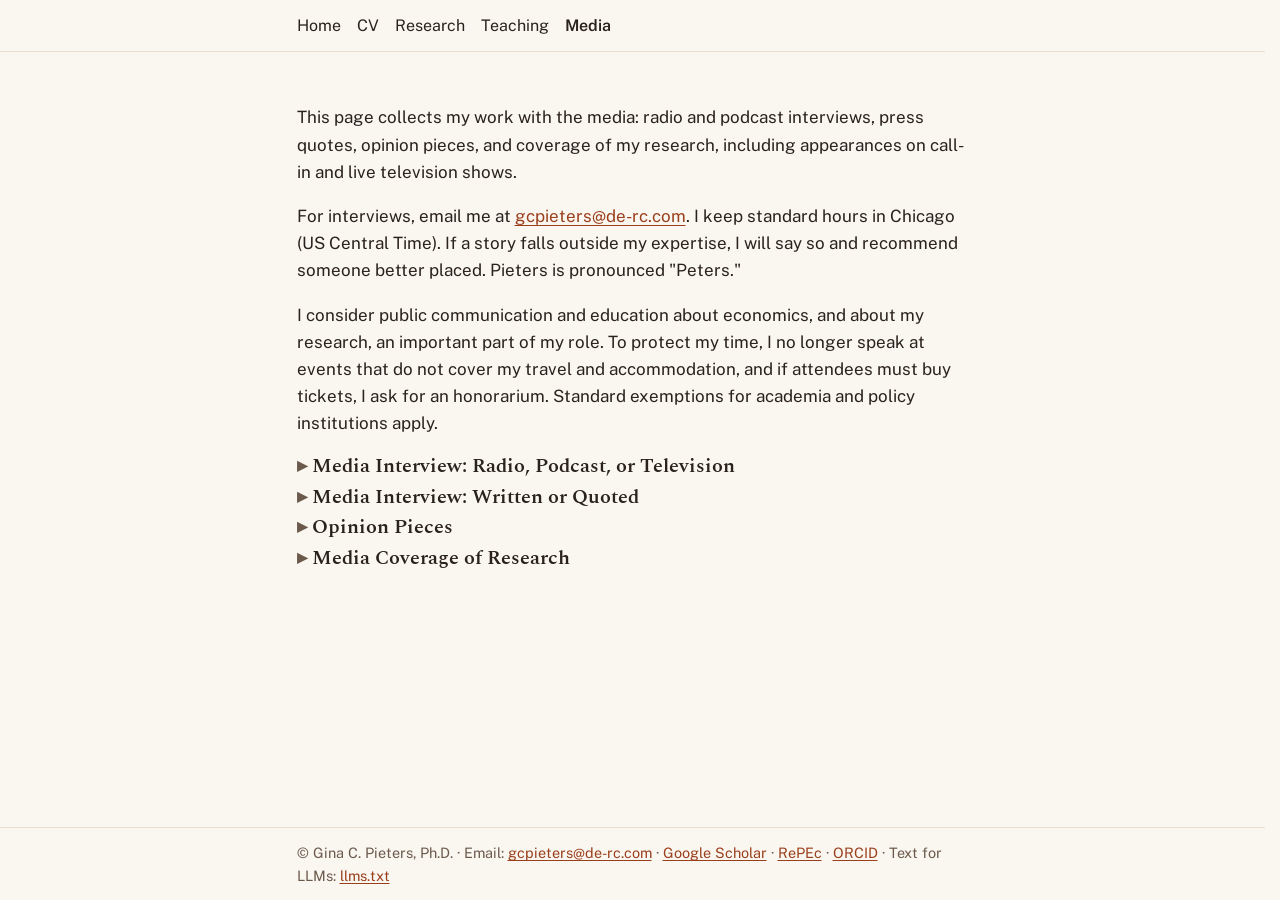
<file: media.html>
<!doctype html>
<html lang="en">
<head>
<meta charset="utf-8">
<meta name="viewport" content="width=device-width, initial-scale=1">
<title>Media · Gina C. Pieters</title>
<meta name="description" content="Radio and podcast interviews, press quotes, opinion pieces, and coverage of my research, including appearances on call-in and live television shows.">
<link rel="canonical" href="https://www.ginapieters.com/media.html">
<meta property="og:title" content="Media · Gina C. Pieters">
<meta property="og:description" content="Radio and podcast interviews, press quotes, opinion pieces, and coverage of my research, including appearances on call-in and live television shows.">
<meta property="og:url" content="https://www.ginapieters.com/media.html">
<meta property="og:type" content="website">
<meta property="og:image" content="https://www.ginapieters.com/name-card.png?v=7145e954">
<meta name="twitter:card" content="summary_large_image">
<link rel="stylesheet" href="style.css?v=e8b0f1cc">
<link rel="icon" href="favicon.ico" sizes="any">
<link rel="apple-touch-icon" href="apple-touch-icon.png">
</head>
<body>
<a class="skip" href="#main">Skip to content</a>
<header class="top"><div class="bar">
  <nav><div class="fields"><a href="index.html">Home</a><a href="cv.html">CV</a><a href="research.html">Research</a><a href="teaching.html">Teaching</a><a href="media.html" aria-current="page">Media</a></div></nav>
</div></header>
<main id="main">
<!-- generated by cv_to_html.py from pieters_cv_2026-10.tex at Wright 19fd5af; edit the CV, not this file -->
<h1 class="vh">Media</h1>
<p>This page collects my work with the media: radio and podcast interviews, press quotes, opinion pieces, and coverage of my research, including appearances on call-in and live television shows.</p>
<p>For interviews, email me at <a href="mailto:gcpieters@de-rc.com">gcpieters@de-rc.com</a>. I keep standard hours in Chicago (US Central Time). If a story falls outside my expertise, I will say so and recommend someone better placed. Pieters is pronounced "Peters."</p>
<p>I consider public communication and education about economics, and about my research, an important part of my role. To protect my time, I no longer speak at events that do not cover my travel and accommodation, and if attendees must buy tickets, I ask for an honorarium. Standard exemptions for academia and policy institutions apply.</p>
<details class="field"><summary><h2>Media Interview: Radio, Podcast, or Television</h2></summary>
<ol>
<li>BBC: Outside Source, <a href="https://www.bbc.co.uk/programmes/m0018dr8">“The current crash in the crypto markets”</a> (live television interview, June 13, 2022)</li>
<li>Canadian Broadcasting Corporation (CBC) Tai Asks Why, <a href="https://www.cbc.ca/radio/taiaskswhy/what-will-money-look-like-in-the-future-1.6413635">“What will money look like in the future?”</a> (April 27, 2022)</li>
<li>BBC Business Daily Podcast, <a href="https://www.bbc.co.uk/programmes/w3csz79q">“Why does Bitcoin consume so much energy?”</a> (February 26, 2021)</li>
<li>Made in Tech, “Vibrant cryptocurrency growth has excited many. Can regulation spoil it?” (February 12, 2021)</li>
<li>British Broadcasting Corporation (BBC): The Digital Human, <a href="https://www.bbc.co.uk/programmes/m000fpnk">“Oops!”</a> (February 24, 2020)</li>
<li>WBEZ Chicago – Worldview: <a href="https://www.wbez.org/shows/worldview/what-is-blockchain-technology-and-why-should-we-care/57b48e61-6cd3-4256-b55f-0fbad4b28f81">“What Is Blockchain Technology and Why Should We Care?”</a> (July 30, 2018)</li>
<li>Scholars’ Circle Radio Show, <a href="http://www.armoudian.com/wp43/wp-content/uploads/interviews/scholarscircleinsighters_20180414.mp3">“Cryptocurrency, Insights from Scholars”</a> (April 15, 2018)</li>
<li>Texas Public Radio (TPR) The Source, <a href="https://www.tpr.org/show/the-source/2018-01-02/cash-credit-cryptocurrency-how-do-you-choose-to-pay">“Cash, Credit, Cryptocurrency: How Do You Choose to Pay?”</a> (panel member on a call-in show, January 2, 2018)</li>
<li>National Public Radio (NPR) Marketplace: <a href="https://www.marketplace.org/episode/2017/05/15/05-15-2017-why-pay-a-ransom-in-bitcoin">“Why pay a ransom in bitcoin?”</a> (May 15, 2017)</li>
<li>NPR Marketplace Tech: <a href="https://www.marketplace.org/episode/2017/06/22/06-22-2017-the-rise-of-cryptocurrencies">“The rise of cryptocurrencies”</a> (June 22, 2017)</li>
</ol>
</details>
<details class="field"><summary><h2>Media Interview: Written or Quoted</h2></summary>
<ol>
<li>Bloomberg Government: <a href="https://news.bgov.com/bloomberg-government-news/texas-seeks-crypto-capital-status-among-state-bitcoin-reserves">“Texas seeks ‘Crypto Capital’ status among state Bitcoin Reserves”</a> (May 22, 2025)</li>
<li>BBC News: <a href="https://www.bbc.com/news/business-65861096">“Is the US trying to kill crypto?”</a> (June 15, 2023)</li>
<li>Global Finance: <a href="https://www.gfmag.com/magazine/february-2023/central-bank-digital-currencies-crossroads">“Central Bank Digital Currencies at a Crossroads”</a> (February 6, 2023)</li>
<li>Chicago Tribune: <a href="https://www.chicagotribune.com/2022/12/12/ftx-collapse-shakes-up-chicago-crypto-market-where-its-us-trading-platform-was-going-to-be-the-next-big-thing/">“FTX collapse shakes up Chicago crypto market”</a> (December 12, 2022)</li>
<li>CoinDesk: <a href="https://www.coindesk.com/layer2/2022/09/29/crypto-goes-to-college">“Crypto Goes to College”</a> (September 29, 2022)</li>
<li>BBC News: <a href="https://www.bbc.com/news/business-60680786">“Will the US crack down on cryptocurrency?”</a> (March 9, 2022)</li>
<li>Cointelegraph Magazine: <a href="https://cointelegraph.com/magazine/crypto-public-good-22nd-century">“Crypto as a ‘public good’ in the 22nd Century”</a> (October 22, 2021)</li>
<li>Cointelegraph Magazine: <a href="https://cointelegraph.com/magazine/cryptocurrency-epicenter-moving-from-east-asia">“Is the cryptocurrency epicenter moving away from East Asia?”</a> (August 10, 2021)</li>
<li>Cointelegraph: <a href="https://cointelegraph.com/magazine/terrorists-still-raise-money-through-crypto-but-the-impact-is-limited">“Terrorists still raise money through crypto, but the impact is limited”</a> (April 9, 2021)</li>
<li>BBC Science: <a href="https://www.bbc.com/news/science-environment-56215787">“How Bitcoin’s vast energy use could burst its bubble”</a> (February 27, 2021)</li>
<li>Cointelegraph: <a href="https://cointelegraph.com/magazine/happy-birthday-dear-bitcoin-crypto-s-first-white-paper-turns-12">“Happy Birthday Dear Bitcoin: Crypto’s first white paper turns 12”</a> (October 2020)</li>
<li>Nikkei: <a href="https://www.nikkei.com/article/DGXMZO54684210S0A120C2000000/">“Digital currency collaborative research, interviews with American experts”</a> (January 22, 2020)</li>
<li>The Block: <a href="https://web.archive.org/web/20190823064933/https://www.theblockcrypto.com/2019/08/07/mad-crypto-hypothesizing-bitcoin-in-a-downcycle/">“Mad Crypto: Hypothesizing bitcoin in a downcycle”</a> (August 7, 2019)</li>
<li>Breaker Mag: <a href="http://web.archive.org/web/20190605155431/https://breakermag.com/economists-are-missing-a-trick-with-crypto/">“Economists Are Missing a Trick With Crypto”</a> (April 15, 2019)</li>
<li>The Street: <a href="https://web.archive.org/web/20171005192230/https://www.thestreet.com/story/14264409/1/how-fidelity-is-normalizing-bitcoin.html">“This Is Why Fidelity Is Diving Into Bitcoin Even Though It Has $6.2 Trillion in Assets”</a> (August 10, 2017)</li>
<li>Experian: <a href="https://web.archive.org/web/20190103133244/https://www.experian.com/blogs/ask-experian/what-is-bitcoin-and-should-you-buy-it/">“What is Bitcoin and should you buy it?”</a> (September 12, 2017)</li>
</ol>
</details>
<details class="field"><summary><h2>Opinion Pieces</h2></summary>
<ol>
<li>CSWEP News: <a href="https://www.aeaweb.org/content/file?id=16549">“The Job Market for Non-Tenure Track Academic Economists”</a> (Issue II, 2022), co-authored with Dr. Chris Roark</li>
<li>CoinDesk: <a href="https://www.coindesk.com/markets/2019/12/31/what-is-a-cryptocurrency-we-need-clearer-definitions">“What Is a Cryptocurrency? We Need Clearer Definitions”</a> (December 31, 2019)</li>
</ol>
</details>
<details class="field"><summary><h2>Media Coverage of Research</h2></summary>
<ol>
<li><a href="https://doi.org/10.2139/ssrn.5236060">“Cambridge Digital Mining Industry Report: Global Operations, Sentiment, and Energy Use”</a>: <a href="https://www.theblock.co/news/business/2025-04-29-cambridge-university-bitcoin-mining-sustainable-energy-use-elon-musk-tesla-btc-payments-352332" aria-label="The Block coverage of Cambridge Digital Mining Industry Report: Global Operations, Sentiment, and Energy Use">The Block</a> (2025), <a href="https://cryptoslate.com/bitcoin-mining-pushes-sustainability-agenda-with-over-50-of-energy-generated-from-renewables/" aria-label="CryptoSlate coverage of Cambridge Digital Mining Industry Report: Global Operations, Sentiment, and Energy Use">CryptoSlate</a> (2025), <a href="https://theenergymag.com/news/2025-04-29/bitcoin-sustainable-cambridge/" aria-label="The Energy Mag coverage of Cambridge Digital Mining Industry Report: Global Operations, Sentiment, and Energy Use">The Energy Mag</a> (2025), <a href="https://beincrypto.com/us-bitcoin-mining-dominance/" aria-label="BeInCrypto coverage of Cambridge Digital Mining Industry Report: Global Operations, Sentiment, and Energy Use">BeInCrypto</a> (2025), <a href="https://sustainabilityonline.net/news/more-than-half-the-energy-used-to-mine-bitcoin-last-year-was-sustainable/" aria-label="Sustainability Online coverage of Cambridge Digital Mining Industry Report: Global Operations, Sentiment, and Energy Use">Sustainability Online</a> (2025), <a href="https://www.crowdfundinsider.com/2025/06/240685-ccaf-provides-insights-into-bitcoin-mining-industry-role-of-fintech-associations-and-state-of-digital-finance/" aria-label="Crowdfund Insider coverage of Cambridge Digital Mining Industry Report: Global Operations, Sentiment, and Energy Use">Crowdfund Insider</a> (2025)</li>
<li><a href="https://doi.org/10.21428/58320208.ebd76eea">“Blockchain Governance in the Wild”</a>: <a href="https://blockchaingov.substack.com/p/the-blockchaingov-newsletter-24-august" aria-label="BlockchainGov Newsletter coverage of Blockchain Governance in the Wild">BlockchainGov Newsletter</a> (2025)</li>
<li><a href="https://www.jbs.cam.ac.uk/faculty-research/centres/alternative-finance/publications/3rd-global-cryptoasset-benchmarking-study/">“3rd Global Cryptoasset Benchmarking Study”</a>: <a href="https://cointelegraph.com/news/100m-people-worldwide-now-use-crypto-based-assets-says-cambridge-study" aria-label="Cointelegraph coverage of 3rd Global Cryptoasset Benchmarking Study">Cointelegraph</a> (2020), <a href="https://asiatimes.com/2020/09/100-million-people-now-use-crypto-study/" aria-label="Asia Times coverage of 3rd Global Cryptoasset Benchmarking Study">Asia Times</a> (2020), <a href="https://news.bitcoin.com/cambridge-universitys-third-crypto-study-records-101-million-cryptocurrency-users-worldwide" aria-label="Bitcoin News coverage of 3rd Global Cryptoasset Benchmarking Study">Bitcoin News</a> (2020), <a href="https://cryptopotato.com/adoption-101-million-users-joined-crypto-in-2020-according-to-cambridge-report/" aria-label="Cryptopotato coverage of 3rd Global Cryptoasset Benchmarking Study">Cryptopotato</a> (2020), <a href="https://crypto.news/mass-adoption-report-101-million-crypto-markets-2020/" aria-label="Crypto.news coverage of 3rd Global Cryptoasset Benchmarking Study">Crypto.news</a> (2020), <a href="https://www.crowdfundinsider.com/2020/09/167220-global-cryptoasset-benchmarking-study-ccaf-updates-on-digital-asset-ecosystem-during-period-of-growth/" aria-label="Crowdfund Insider coverage of 3rd Global Cryptoasset Benchmarking Study">Crowdfund Insider</a> (2020)</li>
<li><a href="https://www.jbs.cam.ac.uk/faculty-research/centres/alternative-finance/publications/2nd-global-cryptoasset-benchmark-study/">“2nd Global Cryptoasset Benchmarking Study”</a>: <a href="https://www.bloomberg.com/news/articles/2018-12-12/ranks-of-crypto-users-swelled-in-2018-even-as-bitcoin-tumbled" aria-label="Bloomberg coverage of 2nd Global Cryptoasset Benchmarking Study">Bloomberg</a> (2018), <a href="https://web.archive.org/web/20191209190425/https://cointelegraph.com/news/number-of-crypto-users-nearly-doubled-in-2018-study-says" aria-label="Cointelegraph coverage of 2nd Global Cryptoasset Benchmarking Study">Cointelegraph</a> (2018), <a href="https://www.fxstreet.com/amp/cryptocurrencies/news/crypto-users-increase-two-fold-in-2018-amid-market-crash-says-cambridge-201812141339" aria-label="FXStreet coverage of 2nd Global Cryptoasset Benchmarking Study">FXStreet</a> (2018), <a href="https://forbes.it/2018/12/18/criptovalute-global-cryptoasset-cambridge-2018/" aria-label="Forbes Italia coverage of 2nd Global Cryptoasset Benchmarking Study">Forbes Italia</a> (2018), <a href="https://coingape.com/crypto-ecosystem-cambridge-university-report/" aria-label="CoinGape coverage of 2nd Global Cryptoasset Benchmarking Study">CoinGape</a> (2018), <a href="https://www.crowdfundinsider.com/2018/12/142270-cambridge-centre-for-alternative-finance-publishes-definitive-global-cryptoasset-benchmarking-report/" aria-label="Crowdfund Insider coverage of 2nd Global Cryptoasset Benchmarking Study">Crowdfund Insider</a> (2018)</li>
<li><a href="https://doi.org/10.2139/ssrn.3230013">“Distributed Ledger Technology Systems: A Conceptual Framework”</a>: <a href="https://www.theregister.com/offbeat/2018/08/14/boffins-confusing-distributed-ledger-tech-definitions-create-unrealistic-expectations-about-what-it-can-do/1162041" aria-label="The Register coverage of Distributed Ledger Technology Systems: A Conceptual Framework">The Register</a> (2018), <a href="https://www.crowdfundinsider.com/2018/08/137712-cambridge-centre-for-alternative-finance-publishes-document-on-distributed-ledger-technology-seeks-to-provide-common-framework-for-fast-emerging-blockchain-industry/" aria-label="Crowdfund Insider coverage of Distributed Ledger Technology Systems: A Conceptual Framework">Crowdfund Insider</a> (2018)</li>
<li><a href="https://doi.org/10.2139/ssrn.2714921">“Bitcoin Reveals Exchange Rate Manipulation and Detects Capital Controls”</a>: <a href="https://www.telegraph.co.uk/business/2018/03/30/governments-lose-control-exchange-rates-bitcoin-traders-evade/" aria-label="The Telegraph coverage of Bitcoin Reveals Exchange Rate Manipulation and Detects Capital Controls">The Telegraph</a> (2018), <a href="https://news.bitcoin.com/research-bitcoin-exposes-central-banks-currency-manipulation-and-capital-controls/" aria-label="Bitcoin News coverage of Bitcoin Reveals Exchange Rate Manipulation and Detects Capital Controls">Bitcoin News</a> (2018), <a href="https://www.financemagnates.com/cryptocurrency/news/powerful-implications-bitcoin-reveals-government-currency-controls/" aria-label="Finance Magnates coverage of Bitcoin Reveals Exchange Rate Manipulation and Detects Capital Controls">Finance Magnates</a> (2018), <a href="http://web.archive.org/web/20190605155431/https://breakermag.com/economists-are-missing-a-trick-with-crypto/" aria-label="Breaker Mag coverage of Bitcoin Reveals Exchange Rate Manipulation and Detects Capital Controls">Breaker Mag</a> (2019)</li>
</ol>
</details>
</main>
<footer><div class="bar">© Gina C. Pieters, Ph.D. · Email: <a href="mailto:gcpieters@de-rc.com">gcpieters@de-rc.com</a> · <a href="https://scholar.google.com/citations?user=Z5_8XZcAAAAJ">Google Scholar</a> · <a href="https://ideas.repec.org/f/ppi307.html">RePEc</a> · <a href="https://orcid.org/0000-0001-7778-514X">ORCID</a> · Text for LLMs: <a href="llms.txt">llms.txt</a></div></footer>
</body>
</html>
</file>
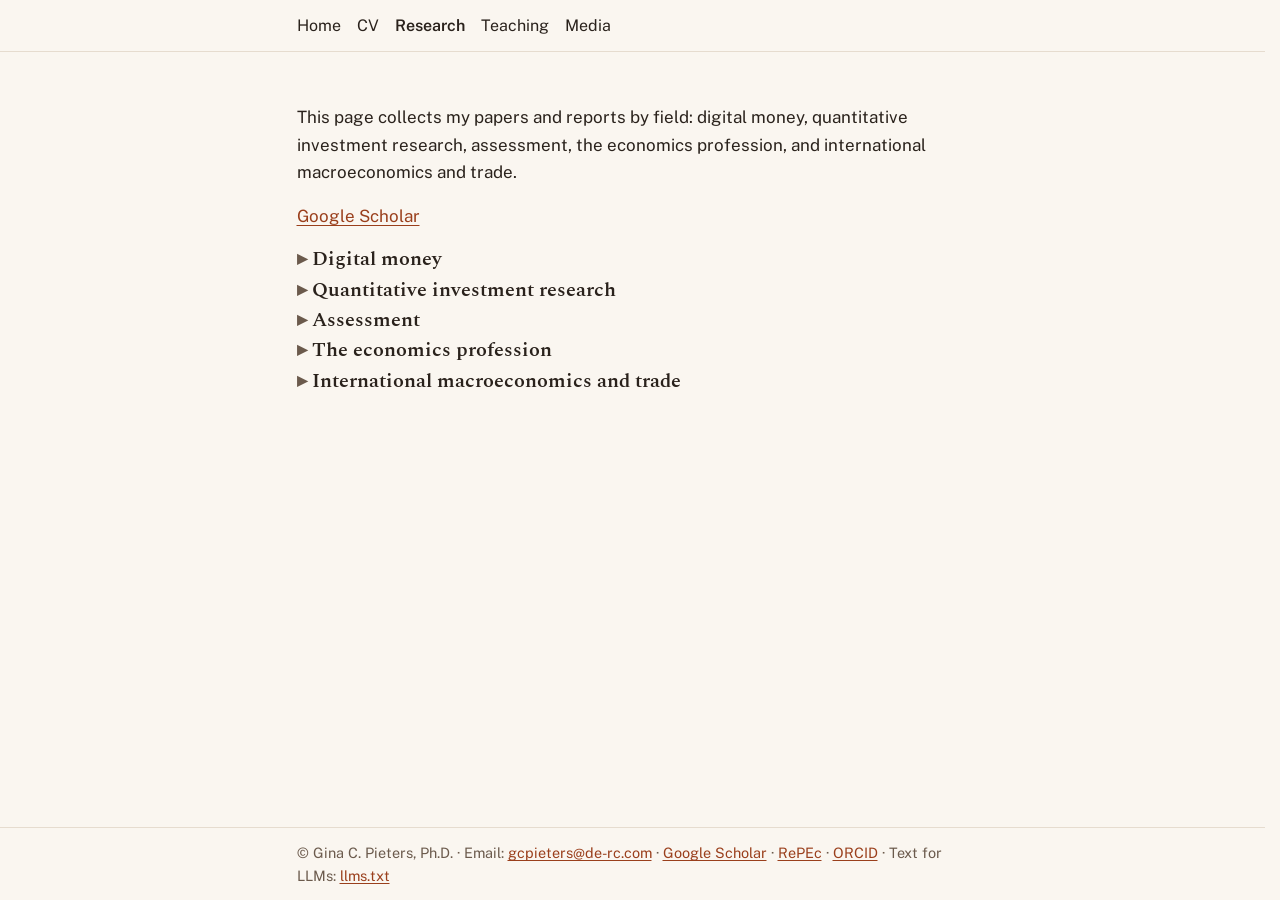
<file: research.html>
<!doctype html>
<html lang="en">
<head>
<meta charset="utf-8">
<meta name="viewport" content="width=device-width, initial-scale=1">
<title>Research · Gina C. Pieters</title>
<meta name="description" content="Papers and reports by field: digital money, quantitative investment research, assessment, the economics profession, and international macroeconomics and trade.">
<link rel="canonical" href="https://www.ginapieters.com/research.html">
<meta property="og:title" content="Research · Gina C. Pieters">
<meta property="og:description" content="Papers and reports by field: digital money, quantitative investment research, assessment, the economics profession, and international macroeconomics and trade.">
<meta property="og:url" content="https://www.ginapieters.com/research.html">
<meta property="og:type" content="website">
<meta property="og:image" content="https://www.ginapieters.com/name-card.png?v=7145e954">
<meta name="twitter:card" content="summary_large_image">
<link rel="stylesheet" href="style.css?v=e8b0f1cc">
<link rel="icon" href="favicon.ico" sizes="any">
<link rel="apple-touch-icon" href="apple-touch-icon.png">
</head>
<body>
<a class="skip" href="#main">Skip to content</a>
<header class="top"><div class="bar">
  <nav><div class="fields"><a href="index.html">Home</a><a href="cv.html">CV</a><a href="research.html" aria-current="page">Research</a><a href="teaching.html">Teaching</a><a href="media.html">Media</a></div></nav>
</div></header>
<main id="main">
<!-- generated by cv_to_html.py from pieters_cv_2026-10.tex at Wright 19fd5af; edit the CV, not this file -->
<h1 class="vh">Research</h1>
<p>This page collects my papers and reports by field: digital money, quantitative investment research, assessment, the economics profession, and international macroeconomics and trade.</p>
<p><a href="https://scholar.google.com/citations?user=Z5_8XZcAAAAJ">Google Scholar</a></p>
<details class="field"><summary><h2>Digital money</h2></summary>
<ul class="works">
<li class="work left"><label class="fig"><input type="checkbox" aria-label="Enlarge the figure"><img src="research-figures/06-digital-mining-report.png?v=3a67d516" alt="Figure 20: World map of Bitcoin mining activity by country, 2024; top five are the United States (75.4%), Canada (7.1%), Paraguay (3.4%), Norway (2.8%) and Kazakhstan (2.6%)" width="400" height="237" loading="lazy"><img class="large" src="research-figures/large/06-digital-mining-report.png?v=640e5aa6" alt="" loading="lazy"></label><div>
<p><a href="https://doi.org/10.2139/ssrn.5236060">“Cambridge Digital Mining Industry Report: Global Operations, Sentiment, and Energy Use,”</a> co-authored with Alexander Neumueller, Kamiar Mohaddes, Valentin Rousseau, and Bryan Zhang. Cambridge: University of Cambridge, CCAF, April 2025.</p>
<p><strong>Abstract:</strong> From hobbyist communities to billion-dollar industrial operations, the digital mining industry has evolved at breakneck speed, and stands at the nexus of information technology and energy systems. Drawing on primary data from digital mining firms that collectively represented nearly half the computational power supplied to the Bitcoin network, we offer timely and granular insights into the ecosystem. Our findings reveal an estimated annual electricity usage of Bitcoin mining activity at approximately 138 TWh, resulting in around 39.8 MtCO2e attributable GHG emissions. Survey results further indicate that the U.S. has solidified its position as the largest global mining hub (75.4% of reported activity), and show that while sustainable energy sources collectively represent the majority of the electricity mix (52.4%), natural gas constitutes the single largest source (38.2%). Moreover, mining firms reported regulatory uncertainty and energy prices as their primary concerns, and cited business and geographical diversification as key risk management strategies; lack of deployment opportunities and logistical challenges were identified as the primary factors impeding their growth.</p>
<p><strong>Media coverage:</strong> <a href="https://www.theblock.co/news/business/2025-04-29-cambridge-university-bitcoin-mining-sustainable-energy-use-elon-musk-tesla-btc-payments-352332" aria-label="The Block coverage of Cambridge Digital Mining Industry Report: Global Operations, Sentiment, and Energy Use">The Block</a>, <a href="https://cryptoslate.com/bitcoin-mining-pushes-sustainability-agenda-with-over-50-of-energy-generated-from-renewables/" aria-label="CryptoSlate coverage of Cambridge Digital Mining Industry Report: Global Operations, Sentiment, and Energy Use">CryptoSlate</a>, <a href="https://theenergymag.com/news/2025-04-29/bitcoin-sustainable-cambridge/" aria-label="The Energy Mag coverage of Cambridge Digital Mining Industry Report: Global Operations, Sentiment, and Energy Use">The Energy Mag</a>, <a href="https://beincrypto.com/us-bitcoin-mining-dominance/" aria-label="BeInCrypto coverage of Cambridge Digital Mining Industry Report: Global Operations, Sentiment, and Energy Use">BeInCrypto</a>, <a href="https://sustainabilityonline.net/news/more-than-half-the-energy-used-to-mine-bitcoin-last-year-was-sustainable/" aria-label="Sustainability Online coverage of Cambridge Digital Mining Industry Report: Global Operations, Sentiment, and Energy Use">Sustainability Online</a>, <a href="https://www.crowdfundinsider.com/2025/06/240685-ccaf-provides-insights-into-bitcoin-mining-industry-role-of-fintech-associations-and-state-of-digital-finance/" aria-label="Crowdfund Insider coverage of Cambridge Digital Mining Industry Report: Global Operations, Sentiment, and Energy Use">Crowdfund Insider</a>.</p>
</div></li>
<li class="work right"><label class="fig"><input type="checkbox" aria-label="Enlarge the figure"><img src="research-figures/02-blockchain-governance-wild.png?v=fad712c8" alt="Figure 2: A model of Ethereum&#x27;s governance, with arrows linking Ethereum to its governing entities, coloured by relationship type" width="400" height="226" loading="lazy"><img class="large" src="research-figures/large/02-blockchain-governance-wild.png?v=ad5a4ab6" alt="" loading="lazy"></label><div>
<p><a href="https://doi.org/10.21428/58320208.ebd76eea">“Blockchain Governance in the Wild,”</a> co-authored with Kevin Werbach, Primavera De Filippi, and Josh Tan. <em>Cryptoeconomic Systems</em>, vol. 3, no. 1, April 22, 2024.</p>
<p><strong>Abstract:</strong> The key function of blockchains and decentralized applications (dApps) built upon them is to reach consensus with minimal centralization or hierarchy across many independent, economically-motivated actors. We call governance the collection of procedures, rules, and norms that allow these actors to make and implement decisions. Governance is a challenge found in all human societies. While many blockchain enthusiasts believe that all governance can be encoded within software minimizing or removing centralization, actual blockchain governance experiences involving many contributors and significant assets tend to differ from the pristine abstractions described in initial whitepapers.</p>
<p>We survey the history of blockchain governance, highlighting major controversies that illustrated recurrent challenges.  We describe how our questionnaire provides a common baseline to record how different communities implement their governance arrangements. We then use our dataset to compare blockchain governance structurally, both among our questionnaire respondents and with other kinds of non-blockchain organizations, for example open-source communities like Wikipedia.</p>
<p><strong>Media coverage:</strong> <a href="https://blockchaingov.substack.com/p/the-blockchaingov-newsletter-24-august" aria-label="BlockchainGov Newsletter coverage of Blockchain Governance in the Wild">BlockchainGov Newsletter</a>.</p>
</div></li>
<li class="work left"><label class="fig"><input type="checkbox" aria-label="Enlarge the figure"><img src="research-figures/07-crypto-intro-eej.png?v=ed1be31c" alt="First page of “Crypto-Currencies and Crypto-Assets: An Introduction” by Alexandre Olbrecht and Gina Pieters, Eastern Economic Journal 49 (2023), through the Introduction" width="400" height="334" loading="lazy"><img class="large" src="research-figures/large/07-crypto-intro-eej.png?v=b1b68861" alt="" loading="lazy"></label><div>
<p><a href="https://doi.org/10.1057/s41302-023-00246-1">“Crypto-Currencies and Crypto-Assets: An Introduction,”</a> with Alexandre Olbrecht. <em>Eastern Economic Journal</em>, vol. 49, no. 2, pp. 201–205, April 2023.</p>
<p><strong>Summary:</strong> The guest editors’ introduction to a special issue on the economics of crypto-currencies and crypto-assets: a guide to the field and to how the issue’s four papers contribute to it.</p>
</div></li>
<li class="work right"><label class="fig"><input type="checkbox" aria-label="Enlarge the figure"><img src="research-figures/13-digital-currencies-central-banks.png?v=b62dd9da" alt="Figure 1: Sweden&#x27;s cash decline, 2007-2017: average value of notes and coins in circulation fell from SEK 109 billion to 57 billion, and banknotes from 390 million to 265 million" width="400" height="128" loading="lazy"><img class="large" src="research-figures/large/13-digital-currencies-central-banks.png?v=d324686c" alt="" loading="lazy"></label><div>
<p><a href="https://doi.org/10.1007/978-3-030-65117-6_6">“Digital Currencies and Central Banks,”</a> Chapter 6, <em>The Palgrave Handbook of Technological Finance</em>, September 2021.</p>
<p><strong>Abstract:</strong> Whether a novel tool for monetary policy or simply a new factor in domestic and global markets, digital currencies present Central Banks with opportunities and challenges that are not well understood. This chapter begins with a contextual discussion of the declining use of physical currency, highlighting important distinctions between digitized currency, digital currency, and distributed ledger technology, followed by a taxonomy of the six different digital currency types. The remainder of the chapter examines opportunities and challenges topically. Some, such as privacy and anonymity concerns or trade-offs between centralized and decentralized issuances, exist for all digital currency types. Others are more immediately relevant to Central Banks, such a competition between monies, programmable money, and the impact of digital currencies on the global economy, and monetary policy.</p>
</div></li>
<li class="work left"><label class="fig"><input type="checkbox" aria-label="Enlarge the figure"><img src="research-figures/14-private-hybrid-blockchains.png?v=0693795e" alt="Fig. 6.1: The layer-component-process configuration of a DLT system: protocol, network and data layers, each broken into components and processes" width="400" height="536" loading="lazy"><img class="large" src="research-figures/large/14-private-hybrid-blockchains.png?v=2817715a" alt="" loading="lazy"></label><div>
<p><a href="https://doi.org/10.1108/978-1-83982-198-120211009">“Private and Hybrid Blockchains and Applications,”</a> with Sean Stein Smith, <em>The Emerald Handbook of Blockchain for Business</em>, 2021, Chapter 6, pp. 83–98.</p>
<p><strong>Summary:</strong> Defines private and hybrid blockchains against public ones with a general framework and illustrates the differences through several applications.</p>
</div></li>
<li class="work right"><label class="fig"><input type="checkbox" aria-label="Enlarge the figure"><img src="research-figures/08-3rd-benchmarking.png?v=3ebb8ed7" alt="Figure 15: Renewables in the hashing energy mix: 76% of hashers use some renewable energy, but renewables supply 39% of hashing&#x27;s total energy consumption" width="400" height="164" loading="lazy"><img class="large" src="research-figures/large/08-3rd-benchmarking.png?v=d9b32f34" alt="" loading="lazy"></label><div>
<p><a href="https://www.jbs.cam.ac.uk/faculty-research/centres/alternative-finance/publications/3rd-global-cryptoasset-benchmarking-study/">“3rd Global Cryptoasset Benchmarking Study,”</a> co-authored with A. Blandin, Y. Wu, T. Eisermann, A. Dek, S. Taylor, and Damaris Njoki. Cambridge: University of Cambridge, CCAF, September 2020.</p>
<p><strong>Abstract:</strong> This report reviews the impact of significant changes in the industry since the publication of the 2nd Global Cryptoasset Benchmarking Study in 2018. It provides novel insights into the state of the cryptoasset industry, having gathered data from 280 companies in 59 countries and across four main market segments – exchanges, payments, custody and mining.</p>
<p><strong>Media coverage:</strong> <a href="https://cointelegraph.com/news/100m-people-worldwide-now-use-crypto-based-assets-says-cambridge-study" aria-label="Cointelegraph coverage of 3rd Global Cryptoasset Benchmarking Study">Cointelegraph</a>, <a href="https://asiatimes.com/2020/09/100-million-people-now-use-crypto-study/" aria-label="Asia Times coverage of 3rd Global Cryptoasset Benchmarking Study">Asia Times</a>, <a href="https://news.bitcoin.com/cambridge-universitys-third-crypto-study-records-101-million-cryptocurrency-users-worldwide" aria-label="Bitcoin News coverage of 3rd Global Cryptoasset Benchmarking Study">Bitcoin News</a>, <a href="https://cryptopotato.com/adoption-101-million-users-joined-crypto-in-2020-according-to-cambridge-report/" aria-label="Cryptopotato coverage of 3rd Global Cryptoasset Benchmarking Study">Cryptopotato</a>, <a href="https://crypto.news/mass-adoption-report-101-million-crypto-markets-2020/" aria-label="Crypto.news coverage of 3rd Global Cryptoasset Benchmarking Study">Crypto.news</a>, <a href="https://www.crowdfundinsider.com/2020/09/167220-global-cryptoasset-benchmarking-study-ccaf-updates-on-digital-asset-ecosystem-during-period-of-growth/" aria-label="Crowdfund Insider coverage of 3rd Global Cryptoasset Benchmarking Study">Crowdfund Insider</a>.</p>
</div></li>
<li class="work left"><label class="fig"><input type="checkbox" aria-label="Enlarge the figure"><img src="research-figures/04-taxing-forks.png?v=81fde0d1" alt="Figure 2: Prices of six forked tokens (B2X, BCA, BCD, BCX, BTG, SBTC) as a percent of bitcoin over their first 365 days of trading" width="400" height="289" loading="lazy"><img class="large" src="research-figures/large/04-taxing-forks.png?v=c7cb00b1" alt="" loading="lazy"></label><div>
<p><a href="https://stanford-jawlp.pubpub.org/pub/taxing-blockchain-forks/release/1">“Taxing Blockchain Forks,”</a> joint with Mattia Landoni. <em>Stanford Journal of Blockchain Law &amp; Policy</em>, vol. 3, no. 2, June 27, 2020.</p>
<p><strong>Abstract:</strong> The tax treatment of cryptocurrency forks presents four unique challenges: (1) parent/child designation, (2) new token access, (3) assessment of fair market value, and (4) assessment of comparable contemporaneous fair market values. We provide evidence that each issue complicates the determination of income realization, or basis apportionment. We compare three existing approaches for assets acquired without a purchase. We conclude that the least problematic approach (adopted by Japan) assigns zero tax basis to the new coin and taxes the proceeds upon sale. Treating the new coins as realized income (as recently ruled in the US) is the most problematic approach.</p>
</div></li>
<li class="work right"><label class="fig"><input type="checkbox" aria-label="Enlarge the figure"><img src="research-figures/09-2nd-benchmarking.png?v=59ce9655" alt="Figure 13: Lower-bound estimate of crypto-asset users: total accounts rose from 45 million (2016) to 139 million (2018 Q1-Q3); ID-verified users from 5 to 35 million" width="400" height="243" loading="lazy"><img class="large" src="research-figures/large/09-2nd-benchmarking.png?v=b5eeefc1" alt="" loading="lazy"></label><div>
<p><a href="https://www.jbs.cam.ac.uk/faculty-research/centres/alternative-finance/publications/2nd-global-cryptoasset-benchmark-study/">“2nd Global Cryptoasset Benchmarking Study,”</a> co-authored with Michel Rauchs, Apolline Blandin, Kristina Klein, Martino Recanatini, and Bryan Zheng Zhang. Cambridge: University of Cambridge, CCAF, December 2018.</p>
<p><strong>Abstract:</strong> The second edition of the Global Cryptoasset Benchmarking Study provides new insights into the current state of the cryptoasset industry. The study gathers survey data from more than 180 cryptoasset companies and individuals, covering 47 countries across five world regions. The empirical analysis specifically focuses on the following four key industry segments: mining, exchange, storage, and payments.</p>
<p><strong>Media coverage:</strong> <a href="https://www.bloomberg.com/news/articles/2018-12-12/ranks-of-crypto-users-swelled-in-2018-even-as-bitcoin-tumbled" aria-label="Bloomberg coverage of 2nd Global Cryptoasset Benchmarking Study">Bloomberg</a>, <a href="https://web.archive.org/web/20191209190425/https://cointelegraph.com/news/number-of-crypto-users-nearly-doubled-in-2018-study-says" aria-label="Cointelegraph coverage of 2nd Global Cryptoasset Benchmarking Study">Cointelegraph</a>, <a href="https://www.fxstreet.com/amp/cryptocurrencies/news/crypto-users-increase-two-fold-in-2018-amid-market-crash-says-cambridge-201812141339" aria-label="FXStreet coverage of 2nd Global Cryptoasset Benchmarking Study">FXStreet</a>, <a href="https://forbes.it/2018/12/18/criptovalute-global-cryptoasset-cambridge-2018/" aria-label="Forbes Italia coverage of 2nd Global Cryptoasset Benchmarking Study">Forbes Italia</a>, <a href="https://coingape.com/crypto-ecosystem-cambridge-university-report/" aria-label="CoinGape coverage of 2nd Global Cryptoasset Benchmarking Study">CoinGape</a>, <a href="https://www.crowdfundinsider.com/2018/12/142270-cambridge-centre-for-alternative-finance-publishes-definitive-global-cryptoasset-benchmarking-report/" aria-label="Crowdfund Insider coverage of 2nd Global Cryptoasset Benchmarking Study">Crowdfund Insider</a>.</p>
</div></li>
<li class="work left"><label class="fig"><input type="checkbox" aria-label="Enlarge the figure"><img src="research-figures/10-dlt-framework.png?v=0d7f38d5" alt="Figure 10: The layer impact hierarchy of a DLT system, a pyramid of protocol, network and data layers in which each lower layer can override the ones above" width="400" height="200" loading="lazy"><img class="large" src="research-figures/large/10-dlt-framework.png?v=64d2b5e6" alt="" loading="lazy"></label><div>
<p><a href="https://doi.org/10.2139/ssrn.3230013">“Distributed Ledger Technology Systems: A Conceptual Framework,”</a> with Michel Rauchs, Andrew Glidden, Brian Gordon, Martino Recanatini, François Rostand, Kathryn Vagneur, and Bryan Zheng Zhang. Cambridge: University of Cambridge, CCAF, August 2018.</p>
<p><strong>Abstract:</strong> The distributed ledger technology (DLT) ecosystem is currently plagued by the use of inconsistent definitions and lack of standardised terminology. This report sets out to provide a common terminology and framework designed to serve as a multi-dimensional tool for policymakers, industry participants, researchers and investors to gain a better understanding of the characteristics and inner workings of a DLT system, and the roles that various actors play in the system Specifically, the report lists five key characteristics that a DLT system must be capable of ensuring. The report also clarifies the forms of data within a DLT structure, by classifying the data as 'transactions', 'logs', 'records', 'journals' and 'ledger' – based on the extent the data has been processed by a DLT system's network. The final outcome – the 'ledger' – is defined as a set of records 'held in common by a substantial proportion of network participants'. A conceptual framework is presented that divides a DLT system into three main layers – protocol, network, and data – which can be further subdivided into a set of components and processes. The report outlines various configuration options for each process and demonstrates how specific design choices can lead to different system properties and characteristics. A key takeaway is that trade-offs are inherent to DLT systems, and move along a spectrum according to specific security assumptions, threat models, and trust relationships. The framework is applied to six case studies of existing DLT systems – Bitcoin, Ethereum, Ripple, Alastria, Verified.me, and an anonymised DLT system – to illustrate its use for performing a comparative analysis. The report concludes by presenting a DLT systems ecosystem diagram that visually maps major DLT systems according to various dimensions taken from the framework.</p>
<p><strong>Media coverage:</strong> <a href="https://www.theregister.com/offbeat/2018/08/14/boffins-confusing-distributed-ledger-tech-definitions-create-unrealistic-expectations-about-what-it-can-do/1162041" aria-label="The Register coverage of Distributed Ledger Technology Systems: A Conceptual Framework">The Register</a>, <a href="https://www.crowdfundinsider.com/2018/08/137712-cambridge-centre-for-alternative-finance-publishes-document-on-distributed-ledger-technology-seeks-to-provide-common-framework-for-fast-emerging-blockchain-industry/" aria-label="Crowdfund Insider coverage of Distributed Ledger Technology Systems: A Conceptual Framework">Crowdfund Insider</a>.</p>
</div></li>
<li class="work right"><label class="fig"><input type="checkbox" aria-label="Enlarge the figure"><img src="research-figures/18-crypto-price-efficiency.png?v=c6dbf6f2" alt="Chart from the paper showing the daily dollar difference between the BitFinex bitcoin price and the prices on LocalBitcoin, HitBTC and BitStamp, June 2014 to July 2015: up to about $95 apart, varying over time and across exchanges." width="400" height="272" loading="lazy"><img class="large" src="research-figures/large/18-crypto-price-efficiency.png?v=11000ba5" alt="" loading="lazy"></label><div>
<p>“Are Cryptocurrency Markets Price Efficient? Depends on the Data Source.” Resting.</p>
<p><strong>Summary:</strong> Tests bitcoin price efficiency on the five largest exchanges and three price-aggregation sites and finds that the answer depends on the source: some series reject efficiency and others do not, and the disagreement persists as liquidity improves, which limits how far any empirical result generalizes.</p>
</div></li>
<li class="work left"><label class="fig"><input type="checkbox" aria-label="Enlarge the figure"><img src="research-figures/05-bitcoin-price-inconsistencies.png?v=29b3df40" alt="Figure 1: Daily price of the first USD-bitcoin trade on eleven exchanges and the Bitcoin Price Index; LocalBitcoins stands out as far more volatile" width="400" height="291" loading="lazy"><img class="large" src="research-figures/large/05-bitcoin-price-inconsistencies.png?v=f57ce3b0" alt="" loading="lazy"></label><div>
<p><a href="https://doi.org/10.1016/j.infoecopol.2017.02.002">“Financial Regulations and Price Inconsistencies across Bitcoin Markets,”</a> with Sofia Vivanco. <em>Information Economics and Policy</em>, June 2017, vol. 39(C).</p>
<p><strong>Abstract:</strong> We document significant differences in Bitcoin prices across 11 different markets representing 26% of global Bitcoin trade volume. These differences must — due to the identical nature of all bitcoin— result from characteristics of markets themselves. We examine differences across the markets and find that those which do not require customer identification for establishing an account are more likely to deviate from representative market prices than those which do, but we cannot identify an element to predict the timing or the size of the deviation. This implies that standard financial regulations, specifically know-your-customer regulations, can have a non-negligible impact on the market for Bitcoin. This finding also implies that bitcoin price data can differ across exchanges demanding a careful approach to data sourcing.</p>
</div></li>
<li class="work right"><label class="fig"><input type="checkbox" aria-label="Enlarge the figure"><img src="research-figures/11-dvc-monetary-policy.png?v=41af6254" alt="Chart 5: The trilemma of international finance: unrestricted capital markets, a managed exchange rate and independent monetary policy, choose any two" width="400" height="291" loading="lazy"><img class="large" src="research-figures/large/11-dvc-monetary-policy.png?v=f75a8051" alt="" loading="lazy"></label><div>
<p><a href="https://fedinprint.org/item/feddgm/14579">“The Potential Impact of Decentralized Virtual Currency on Monetary Policy.”</a> Federal Reserve Bank of Dallas, Globalization and Monetary Policy Institute, <em>2016 Annual Report</em>, April 2017, pp. 20–25.</p>
<p><strong>Abstract:</strong> One of the most unexpected global monetary developments in the past decade has been the emergence of decentralized virtual currencies. Bitcoin, the largest and best known of the decentralized virtual currencies, has well-documented market properties—including its use as an international vehicle currency. Decentralized virtual currencies are of particular interest to central bankers because eventually they could change administration of monetary policy globally by allowing users to circumvent capital controls and managed exchange rates.</p>
</div></li>
<li class="work left"><label class="fig"><input type="checkbox" aria-label="Enlarge the figure"><img src="research-figures/12-blockchain-records.png?v=dbf4e7a1" alt="Chart 1: Two people record a transaction (A) through a central institution&#x27;s ledger and (B) through a decentralized network of nodes" width="400" height="76" loading="lazy"><img class="large" src="research-figures/large/12-blockchain-records.png?v=be3beb94" alt="" loading="lazy"></label><div>
<p><a href="https://fraser.stlouisfed.org/title/financial-insights-6462/volume-6-issue-2-611654">“Blockchain Technology Disrupting Traditional Records Systems,”</a> with Christoffer Koch. Federal Reserve Bank of Dallas, <em>Financial Insights</em>, vol. 6(2), Second Quarter 2017, pp. 1–3.</p>
<p><strong>Abstract:</strong> This article gives a very general introduction to the technology, promises and limitations of blockchain technology --- popularized by the digital currency Bitcoin and a key force behind the surge of cryptocurrencies. Blockchain acts as a distributed database or joint global register of all transactions --- a decentralized digital ledger --- and has the potential to become a disruptive force in the financial industry and elsewhere, bypassing traditional, centralized channels such as banks.</p>
</div></li>
<li class="work right"><label class="fig"><input type="checkbox" aria-label="Enlarge the figure"><img src="research-figures/15-bitcoin-exchange-rates.png?v=1158c913" alt="Figure 2: Daily ARS-USD exchange rates, June 2014-September 2015: the bitcoin-based rate tracks the unofficial rate, well above the official rate" width="400" height="251" loading="lazy"><img class="large" src="research-figures/large/15-bitcoin-exchange-rates.png?v=2c0facc0" alt="" loading="lazy"></label><div>
<p><a href="https://doi.org/10.2139/ssrn.2714921">“Bitcoin Reveals Exchange Rate Manipulation and Detects Capital Controls.”</a> Resting.</p>
<p><strong>Abstract:</strong> Many countries manipulate the value of their currency or use some form of capital control, yet the data usually used to detect these manipulations are low frequency, expensive, lagged, and potentially mis-measured. I demonstrate that the price data of the internationally traded cryptocurrency Bitcoin can approximate unofficial exchange rates which, in turn, can be used to detect both the existence and the magnitude of the distortion caused by capital controls and exchange rate manipulations. However, I document that bitcoin exchange rates contain problematic bitcoin-market-specific elements and must be adjusted before being used for this purpose. As bitcoin exchange rates exist at a daily frequency, they reveal transitory interventions that would otherwise go undetected. This result also serves as verification that Bitcoin is used to circumvent capital controls and manipulated exchange rates.</p>
<p><strong>Media coverage:</strong> <a href="https://www.telegraph.co.uk/business/2018/03/30/governments-lose-control-exchange-rates-bitcoin-traders-evade/" aria-label="The Telegraph coverage of Bitcoin Reveals Exchange Rate Manipulation and Detects Capital Controls">The Telegraph</a>, <a href="https://news.bitcoin.com/research-bitcoin-exposes-central-banks-currency-manipulation-and-capital-controls/" aria-label="Bitcoin News coverage of Bitcoin Reveals Exchange Rate Manipulation and Detects Capital Controls">Bitcoin News</a>, <a href="https://www.financemagnates.com/cryptocurrency/news/powerful-implications-bitcoin-reveals-government-currency-controls/" aria-label="Finance Magnates coverage of Bitcoin Reveals Exchange Rate Manipulation and Detects Capital Controls">Finance Magnates</a>, <a href="http://web.archive.org/web/20190605155431/https://breakermag.com/economists-are-missing-a-trick-with-crypto/" aria-label="Breaker Mag coverage of Bitcoin Reveals Exchange Rate Manipulation and Detects Capital Controls">Breaker Mag</a>.</p>
</div></li>
</ul>
</details>
<details class="field"><summary><h2>Quantitative investment research</h2></summary>
<ul class="works">
<li class="work left"><label class="fig"><input type="checkbox" aria-label="Enlarge the figure"><img src="research-figures/19-robust-search.png?v=020de8a2" alt="First page of the working paper &#x27;Robust Search: Exploiting Tolerance To Optimize Trading Strategies&#x27; by G. C. Pieters, showing the title and abstract." width="400" height="235" loading="lazy"><img class="large" src="research-figures/large/19-robust-search.png?v=352fa286" alt="" loading="lazy"></label><div>
<p>“Robust Search: Exploiting Tolerance To Optimize Trading Strategies.” Working paper, in progress.</p>
<p><strong>Abstract:</strong> Choosing a trading strategy’s parameters by backtest rewards whichever setting fits the past. I present a parameter sweep that searches only among robust settings: settings that keep passing when every parameter moves at once within a declared tolerance. A lattice sized by the tolerance places a point in every region wide enough to hold a tolerance box, with the fewest points that can, at a cost known before anything runs. A local search then certifies points inside those regions. A capped cascade searches the certified ground for the best performer, and a final phase names the highest-ranked candidate that passes every declared test. On a synthetic surface with two robust regions, a decoy and a spike, the first two phases certify both robust regions in every run. At six parameters, none of twelve alternatives given the same budget and judged by the same test does so in any run.</p>
</div></li>
<li class="work right"><label class="fig"><input type="checkbox" aria-label="Enlarge the figure"><img src="research-figures/20-manufactured-premia.png?v=3e4aa279" alt="First page of the working paper &#x27;Manufactured Premia: How Universe Construction Creates the Crypto Cross-Section&#x27; by Gina C. Pieters and Chelsea Canon, showing the title and abstract." width="400" height="253" loading="lazy"><img class="large" src="research-figures/large/20-manufactured-premia.png?v=f4faea75" alt="" loading="lazy"></label><div>
<p>“Manufactured Premia: How Universe Construction Creates the Crypto Cross-Section,” co-authored with Chelsea Canon. Working paper, in progress.</p>
<p><strong>Abstract:</strong> How a crypto factor universe is built decides which premia it shows. We run four published factor families twice with identical code. One universe is built from tokens alive at the end of the sample, as a recent seven-factor model builds it. The other holds each month’s 100 largest tokens, chosen point in time. On the survivor-built universe, small tokens beat large ones by 148% a year (arithmetic annualization, t = 6.6) and volatile tokens beat calm ones by 113%. Point in time, neither premium is significant, and the market factor barely moves. Most of the size gap comes from filling the early sample with tokens known to have become large, and between a fifth and a third from deleting the dead. Momentum, the one cross-sectional premium that survives, breaks even at a trading cost of about 45 basis points per side. The reversal reported by the seven-factor model is not a survivorship effect. Our sample runs to mid-2026, through the collapses of Terra and FTX.</p>
</div></li>
</ul>
</details>
<details class="field"><summary><h2>Assessment</h2></summary>
<ul class="works">
<li class="work left"><label class="fig"><input type="checkbox" aria-label="Enlarge the figure"><img src="research-figures/01-academic-mindset.png?v=449fb9d2" alt="Table 1, “Academic Mindset Statements (n=3,212)”, from the author draft of “Measuring Academic Mindset in Economics Courses”: responses to nine mindset statements from strongly disagree to strongly agree, with means" width="400" height="270" loading="lazy"><img class="large" src="research-figures/large/01-academic-mindset.png?v=fb2bab43" alt="" loading="lazy"></label><div>
<p><a href="https://doi.org/10.1016/j.iree.2026.100349">“Measuring Academic Mindset in Economics Courses,”</a> co-authored with 25 others. <em>International Review of Economics Education</em>, vol. 52, June 2026.</p>
<p><strong>Abstract:</strong> Understanding relevance, belonging, and growth mindset (RBG) has become a focal point in economics education for improving diversity. Previous literature suggests students from underrepresented groups have lower RBG (Bayer et al., 2020) and improving RBG leads to higher academic success (Broda et al., 2018). Before developing interventions to improve RBG and persistence in economics, it is important to understand which students are most at-risk of having low RBG. This paper proposes an aggregate measure of academic mindset including elements of RBG and investigates how students’ demographic characteristics predict their initial academic mindset when entering an economics course. This paper also investigates determinants of an economics-specific mindset index. The sample consists of 3212 students, 45 courses, 35 instructors, and 24 U.S. institutions and finds that students who identify as male tend to have higher academic mindset scores than those who do not identify as male, and this result seems driven by economics-specific attitudes. First generation college students (FGCS) also exhibit a lower initial academic mindset. The probability that non-male and FGCS students have a lower initial mindset is larger in introductory courses relative to upper-level courses. Future research should consider targeting these groups for interventions.</p>
</div></li>
<li class="work right"><label class="fig"><input type="checkbox" aria-label="Enlarge the figure"><img src="research-figures/03-designing-assessments.png?v=82f94a8a" alt="Table of knowledge levels from Silence to Constructed Knowledge (Levels 0 to 4 of the WWK+Perry model), from Table 2 of the author draft of “Designing Effective Assessments in Economics Courses: Guiding Principles”" width="400" height="110" loading="lazy"><img class="large" src="research-figures/large/03-designing-assessments.png?v=1cf8aa1e" alt="" loading="lazy"></label><div>
<p><a href="https://doi.org/10.1080/00220485.2023.2265941">“Designing Effective Assessments in Economics Courses: Guiding Principles.”</a> <em>The Journal of Economic Education</em>, 55:1, 63–76, 2024.</p>
<p><strong>Abstract:</strong> Used correctly, assessments play a vital role in the success of a course: they provide valuable feedback to students regarding their knowledge gaps, encourage deeper understanding of the material, help students to develop critical thinking, and guide students to accomplish a course’s learning goals. They also provide a signal to future employers, graduate programs, or future course instructors about the quality of a student’s understanding of the material. Used incorrectly, assessments likely achieve none of these. To avoid the latter outcome, this article’s author helps new instructors by (1) summarizing pedagogical theory of sound assessment design, (2) applying it to assessment design in economics courses, and (3) assembling examples of assessments from the economics literature for instructors who may wish to experiment with different assignments.</p>
</div></li>
</ul>
</details>
<details class="field"><summary><h2>The economics profession</h2></summary>
<ul class="works">
<li class="work left"><label class="fig"><input type="checkbox" aria-label="Enlarge the figure"><img src="research-figures/17-teaching-job-market-guide.png?v=0eeaaab0" alt="Table 1, “Job Types”, from the author draft of “A Guide to the U.S. Academic Economics Job Market for Teaching-Focused Jobs”: community college, liberal arts, and tenure-track and non-tenure-track teaching professorships, by institutional features, expected qualifications and expectations for advancement" width="400" height="520" loading="lazy"><img class="large" src="research-figures/large/17-teaching-job-market-guide.png?v=0577fbf2" alt="" loading="lazy"></label><div>
<p>“A Guide to the U.S. Academic Economics Job Market for Teaching-Focused Jobs,” co-authored with Melanie Fox, Ben Harrell, Nakul Kumar, Daniel J. Lee, &amp; Allison Luedtke. Resting.</p>
<p><strong>Abstract:</strong> The academic job market for economists features a substantial hidden curriculum. Most of the work on improving this has focused on research jobs at universities. Teaching-focused jobs differ from research jobs in several important ways. We provide advice for those interested in these teaching-focused jobs. We describe the main types of teaching-focused jobs in economics. Additionally, we provide advice on preparing for and acquiring these jobs. This paper is a resource for Ph.D. students, early career economists, and their mentors. Economists are striving to diversify the profession. We contribute to this by providing information about teaching-focused jobs in economics.</p>
</div></li>
<li class="work right"><label class="fig"><input type="checkbox" aria-label="Enlarge the figure"><img src="research-figures/16-seeking-teachers.png?v=15012bfa" alt="First page of “Seeking Teachers: Changes in US Academic Economics Department Jobs” by Gina C. Pieters and Christopher J. Roark, showing the title and abstract" width="400" height="366" loading="lazy"><img class="large" src="research-figures/large/16-seeking-teachers.png?v=98c1eedc" alt="" loading="lazy"></label><div>
<p>“Seeking Teachers: Changes in US Academic Economics Department Jobs,” co-authored with Christopher J. Roark. Resting.</p>
<p><strong>Abstract:</strong> We document the evolution of the number of economists in tenure-track and non-tenure track part-time and full-time positions at USA academic economics departments from 2005 to 2018, and job postings for USA located, academic positions from 2014 to 2019. Non-tenure full-time academic positions are increasing both in number and share in the representative department, with full-time non-tenure track economists now comprising approximately 10% of academic economists. We also provide evidence of the importance of the 2008 recession in department composition, and evidence consistent with a broad decline in tenure-success. Concurrently, we find that the number of academic job postings for tenured/tenure-track positions declining at an annualized rate of 3% even as new PhD’s increased by 1.9%, while postings for postdocs doubled, and postings for teaching-specialist economists remained constant. These results imply that the profession is undergoing fundamental shifts in its job market that has, to the best of our knowledge, not been formally documented and calls into question the wisdom of PhD programs that assume a default of a “tenure-track Assistant Professor” outcome for their students.</p>
</div></li>
</ul>
</details>
<details class="field"><summary><h2>International macroeconomics and trade</h2></summary>
<ul class="works">
<li class="work left"><label class="fig"><input type="checkbox" aria-label="Enlarge the figure"><img src="research-figures/21-inequality-import-prices.png?v=e437704b" alt="Diagram from the paper showing firm profit against productivity for three cases (unconstrained and constrained profit when selling to both income types, and profit when selling to high-income consumers only), and the productivity cutoffs where they cross." width="400" height="316" loading="lazy"><img class="large" src="research-figures/large/21-inequality-import-prices.png?v=46e2c218" alt="" loading="lazy"></label><div>
<p>“The Effect of Income Inequality on Import Prices.” Resting. An earlier version was titled “How Does Income Inequality Affect Imports?” (2017).</p>
<p><strong>Abstract:</strong> It has been empirically established that higher within-country income inequality in a destination (1) decreases the unit-value of its imports, and impacts both (2) the value of trade and (3) the price mark-up of identical goods, with both positive and negative impacts documented. I propose a model that can replicate these three observations: a monopolistic competition model of trade with income-based price discrimination and pricing to market. The main mechanism is the consumer’s ability to endogenously select the variety of goods they wish to consume: high inequality causes higher income consumers to choose a larger variety at higher prices, while low income consumers a smaller variety at lower prices. When simulated, the model captures 50% of the observed relationship between income inequality and trade value (a simulated elasticity of 0.04 instead of 0.09), but overestimates the magnitude of unit value response (-0.02 instead of -0.01).</p>
</div></li>
<li class="work right"><label class="fig"><input type="checkbox" aria-label="Enlarge the figure"><img src="research-figures/22-allocation-puzzle.png?v=3de98b2c" alt="Two charts from the paper showing sample averages by year since a growth acceleration: on the left, TFP and real GDP per capita growth; on the right, net capital outflows and their private, public and reserve components." width="400" height="177" loading="lazy"><img class="large" src="research-figures/large/22-allocation-puzzle.png?v=f4b9665a" alt="" loading="lazy"></label><div>
<p>“The Composition of the Allocation Puzzle through Time.” Resting.</p>
<p><strong>Abstract:</strong> The allocation puzzle is the positive correlation between growth and capital outflows across developing countries. I decompose capital outflows into its components (private savings, public guaranteed debt, and international reserve flows) and document their contributions beginning from a growth episode. I show that the positive cross-sectional correlation between growth and net outflow of private savings leads the growth start, public savings lags, and international reserve lags. Finally, the positive correlation between growth and aggregated capital outflows – the allocation puzzle - disappear after twenty years. None of the proposed solutions to the allocation puzzle can match these data findings.</p>
</div></li>
<li class="work left"><label class="fig"><input type="checkbox" aria-label="Enlarge the figure"><img src="research-figures/23-business-cycle-facts.png?v=94124cf1" alt="First page of the paper &#x27;Re-evaluating stylized business cycle facts for developed and developing countries&#x27; by Gina Pieters, showing the title and the opening paragraph of the introduction." width="400" height="435" loading="lazy"><img class="large" src="research-figures/large/23-business-cycle-facts.png?v=1724bde7" alt="" loading="lazy"></label><div>
<p>“Re-evaluating Stylized Business Cycle Facts for Developed and Developing Countries.” Resting.</p>
<p><strong>Summary:</strong> Argues that the business-cycle length most filters impose, set by Burns and Mitchell from U.S. data for 1885 to 1931, is outdated, and that using the wrong length misidentifies business-cycle patterns and distorts the imputed volatilities and correlations.</p>
</div></li>
</ul>
</details>
</main>
<footer><div class="bar">© Gina C. Pieters, Ph.D. · Email: <a href="mailto:gcpieters@de-rc.com">gcpieters@de-rc.com</a> · <a href="https://scholar.google.com/citations?user=Z5_8XZcAAAAJ">Google Scholar</a> · <a href="https://ideas.repec.org/f/ppi307.html">RePEc</a> · <a href="https://orcid.org/0000-0001-7778-514X">ORCID</a> · Text for LLMs: <a href="llms.txt">llms.txt</a></div></footer>
</body>
</html>
</file>
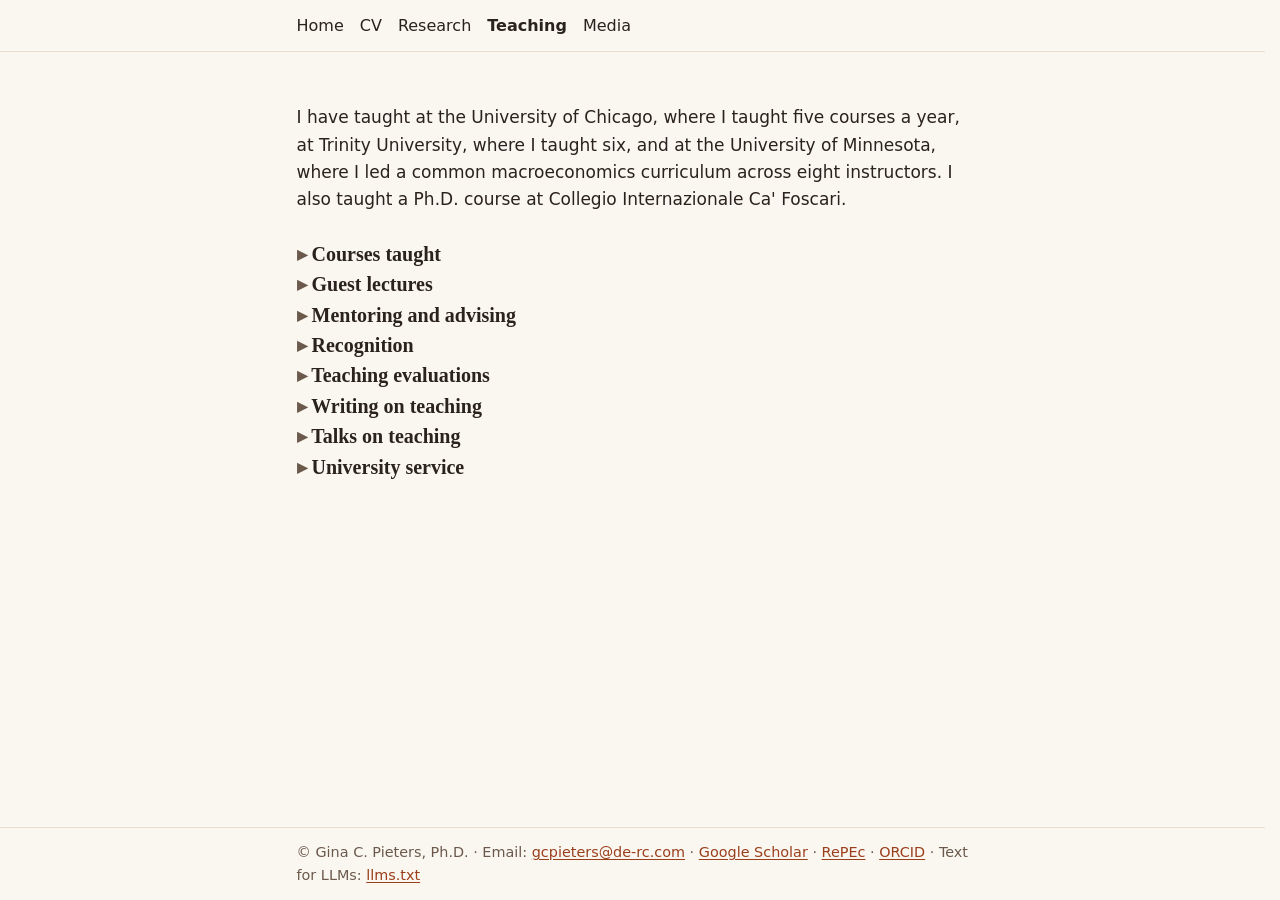
<file: storage.html>
<!doctype html>
<html lang="en">
<head>
<meta charset="utf-8">
<meta name="robots" content="noindex">
<meta http-equiv="refresh" content="0; url=teaching.html">
<link rel="canonical" href="https://www.ginapieters.com/teaching.html">
<title>The grade calculator · Gina C. Pieters, Ph.D.</title>
</head>
<body>
<p>The grade calculator is no longer on this site: <a href="teaching.html">continue to Teaching</a>.</p>
</body>
</html>
</file>
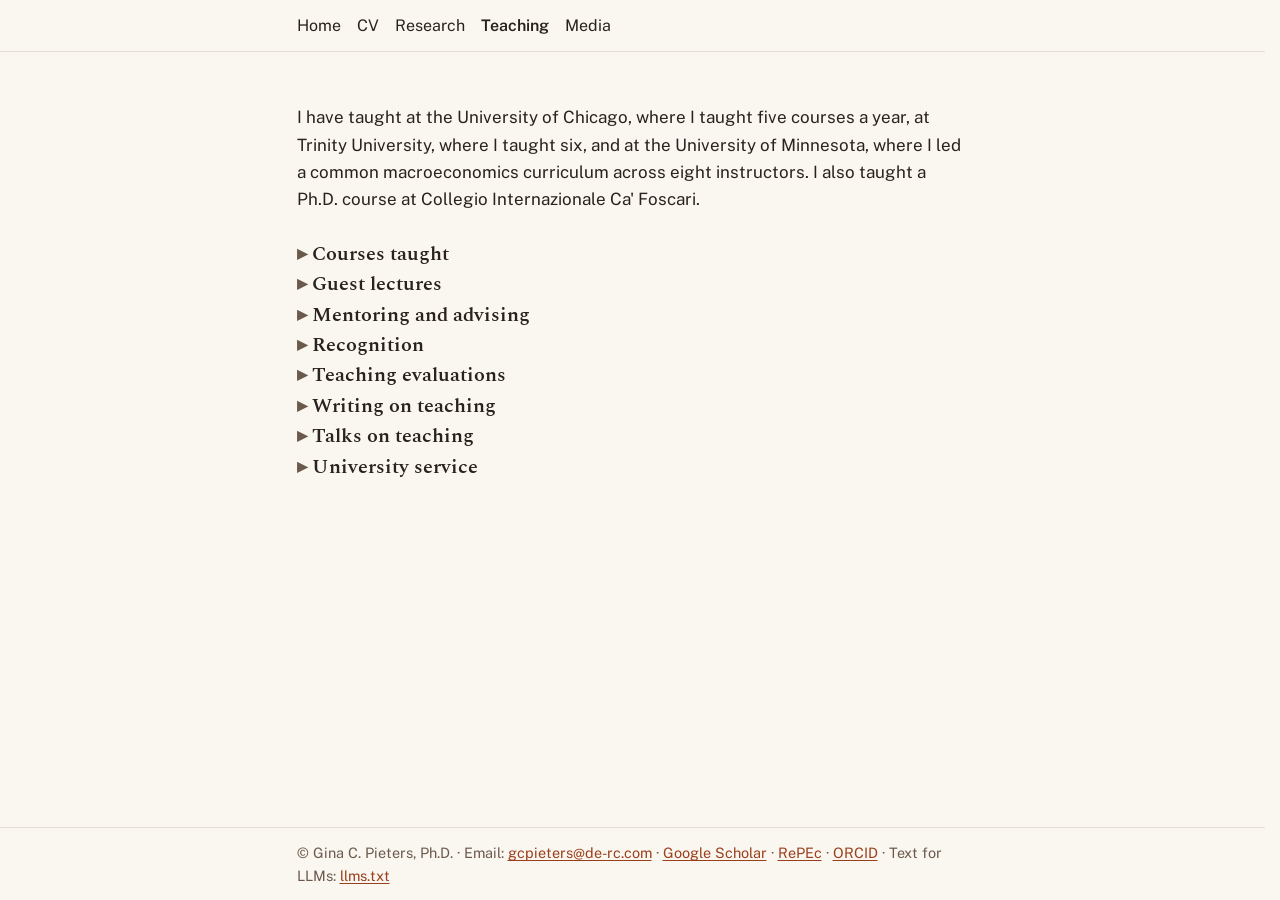
<file: teaching.html>
<!doctype html>
<html lang="en">
<head>
<meta charset="utf-8">
<meta name="viewport" content="width=device-width, initial-scale=1">
<title>Teaching · Gina C. Pieters</title>
<meta name="description" content="The courses I have taught, from principles to the Ph.D. level, with syllabi, guest lectures, mentoring and advising, and teaching evaluations.">
<link rel="canonical" href="https://www.ginapieters.com/teaching.html">
<meta property="og:title" content="Teaching · Gina C. Pieters">
<meta property="og:description" content="The courses I have taught, from principles to the Ph.D. level, with syllabi, guest lectures, mentoring and advising, and teaching evaluations.">
<meta property="og:url" content="https://www.ginapieters.com/teaching.html">
<meta property="og:type" content="website">
<meta property="og:image" content="https://www.ginapieters.com/name-card.png?v=7145e954">
<meta name="twitter:card" content="summary_large_image">
<link rel="stylesheet" href="style.css?v=e8b0f1cc">
<link rel="icon" href="favicon.ico" sizes="any">
<link rel="apple-touch-icon" href="apple-touch-icon.png">
</head>
<body>
<a class="skip" href="#main">Skip to content</a>
<header class="top"><div class="bar">
  <nav><div class="fields"><a href="index.html">Home</a><a href="cv.html">CV</a><a href="research.html">Research</a><a href="teaching.html" aria-current="page">Teaching</a><a href="media.html">Media</a></div></nav>
</div></header>
<main id="main">
<h1 class="vh">Teaching</h1>
<div class="lead"><div><p>I have taught at the University of Chicago, where I taught five courses a year, at Trinity University, where I taught six, and at the University of Minnesota, where I led a common macroeconomics curriculum across eight instructors. I also taught a Ph.D. course at Collegio Internazionale Ca' Foscari.</p></div></div>
<div class="allwork">
<details id="all-teaching" class=""><summary><h2>Courses taught</h2></summary><p class="intro">Except where marked co-taught, I designed and taught these courses, from determining the curriculum to creating the homework and exam problems, and grading them or overseeing their grading. I developed answer keys and grading rubrics for consistent weekly homework and exam grading across as many as nine teaching assistants.</p><h3>Ph.D. (topical)</h3><ul><li><details class="paper" id="course-risk-and-benefits-of-digitized-money-and-assets"><summary><span class="ptitle">Risk and Benefits of Digitized Money and Assets</span>, Collegio Internazionale Ca' Foscari.</summary><p>A course on the theoretical models that examine new risk channels from central bank digital currencies, stablecoins, and crypto markets. It assumes first-year graduate macroeconomics and no prior knowledge of crypto markets, banking, or monetary policy.</p><p><strong>Topics.</strong> Central bank digital currencies and bank stability; their macro-risk consequences; stablecoins and financial risk; open-economy currency competition; and crypto monetary theory in three frameworks, positive and normative. Each topic is taught through its core papers.</p><p class="plinks"><a href="https://www.ginapieters.com/syllabi/docra.pdf" aria-label="Syllabus: Risk and Benefits of Digitized Money and Assets">Syllabus</a></p></details></li></ul><h3>Master's (core)</h3><ul><li id="course-ma-thesis-development-workshop"><span class="ptitle">MA Thesis Development Workshop</span>, University of Chicago, macroeconomics and finance specialization, co-taught.</li></ul><h3>Master's (topical)</h3><ul><li><details class="paper" id="course-cryptoasset-markets"><summary><span class="ptitle">Cryptoasset Markets</span>, Financial Mathematics, University of Chicago.</summary><p>A course for students with no prior knowledge of crypto. It covers the technology, the markets, and the players, and tests where the analysis tools of traditional finance work, or fail, in cryptoasset markets.</p><p><strong>Topics.</strong> Blockchain technology and history; centralized markets and the reliability of reported exchange data; spatial and triangular arbitrage; decentralized finance, automated market makers, and impermanent loss; crypto returns, factor exposure, and momentum; and the roles tokens play in projects. Guest speakers from industry.</p><p><strong>Assessment.</strong> Five data projects, most done in groups, including a trading strategy written as code to run on an exchange. Students post their code and data to a shared folder, so each learns from the others' work.</p><p class="plinks"><a href="https://www.ginapieters.com/syllabi/finm-31000.pdf" aria-label="Syllabus: Cryptoasset Markets">Syllabus</a></p></details></li></ul><h3>Undergraduate (core)</h3><ul><li><details class="paper" id="course-principles-of-macroeconomics"><summary><span class="ptitle">Principles of Macroeconomics</span>, University of Chicago, Trinity University, and University of Minnesota.</summary><p>By way of theory and policy applications, covers the major domestic and international macroeconomic issues: the determination of income and output, inflation, unemployment, and growth; money, banking, and the Federal Reserve; federal spending, taxation, and deficits; and international trade, exchange rates, and the balance of payments. It assumes no prior economics and no mathematics beyond algebra.</p><p><strong>Topics.</strong> GDP and cross-country convergence; the Solow model and growth accounting; real and nominal GDP; inflation and aggregate demand; trade; unemployment and business cycles; the aggregate demand and supply model and schools of thought; fiscal policy, debt, and taxation; and monetary policy, interest rates, and inflation.</p><p><strong>Assessment.</strong> Homework, in-class quick-response exercises, and quizzes at Chicago; homework, midterms, and a final at Trinity. Topic summaries and practice problems written for the course.</p><p class="plinks"><a href="https://www.ginapieters.com/syllabi/econ-10200.pdf" aria-label="Syllabus: Principles of Macroeconomics">Syllabus</a></p></details></li><li id="course-principles-of-microeconomics"><span class="ptitle">Principles of Microeconomics</span>, Trinity University.</li><li><details class="paper" id="course-the-elements-of-economic-analysis-i"><summary><span class="ptitle">The Elements of Economic Analysis I</span>, University of Chicago.</summary><p>Develops the economic theory of consumer choice: optimal choices given incomes, preferences, and prices, how they change, and measures of consumer welfare, used to evaluate taxes and subsidies. It assumes multivariable calculus.</p><p><strong>Topics.</strong> Scarcity constraints; preferences and indifference curves; utility maximization; duality; income and substitution effects and the Slutsky decomposition; three measures of the impact of a price change; income and time allocation; allocation across time; expected utility and insurance; general equilibrium of an endowment economy; and Pareto optimality and the social planner.</p><p><strong>Assessment.</strong> Homework, in-class quick-response exercises, and quizzes. Homework tests analysis rather than recall.</p><p class="plinks"><a href="https://www.ginapieters.com/syllabi/econ-20000.pdf" aria-label="Syllabus: The Elements of Economic Analysis I">Syllabus</a></p></details></li><li><details class="paper" id="course-the-elements-of-economic-analysis-ii"><summary><span class="ptitle">The Elements of Economic Analysis II</span> (Intermediate Microeconomics), University of Chicago.</summary><p>A continuation of Elements I: producer choice, markets with one or a few suppliers, factor markets and the distribution of income, and elementary general equilibrium and welfare economics.</p><p><strong>Topics.</strong> Production functions and costs; cost minimization and profit maximization; firm and industry supply; partial equilibrium and market interventions; general equilibrium of a production economy; the welfare theorems and the social planner; externalities; monopoly; game theory; Bertrand, Cournot, and Stackelberg oligopoly; and public goods and asymmetric information.</p><p><strong>Assessment.</strong> Homework, in-class quick-response exercises, and quizzes.</p><p class="plinks"><a href="https://www.ginapieters.com/syllabi/econ-20100.pdf" aria-label="Syllabus: The Elements of Economic Analysis II">Syllabus</a></p></details></li><li><details class="paper" id="course-the-elements-of-economic-analysis-iii"><summary><span class="ptitle">The Elements of Economic Analysis III</span> (Intermediate Macroeconomics), University of Chicago.</summary><p>An introduction to macroeconomic theory and policy that extends the earlier methods to dynamic general equilibrium models of an economy with firms, consumers, and governments. It includes beginning MATLAB programming.</p><p><strong>Topics.</strong> Savings, consumption, and the Euler equation; bond and equity markets; economic growth, the Solow model, the golden rule, and the neoclassical growth model; macroeconomic measurement; consumption-labor decisions and unemployment; business cycles and real business cycles; money, interest rates, and cash-in-advance; monetary policy and expectations; and seigniorage.</p><p><strong>Assessment.</strong> Homework, in-class quick-response exercises, and quizzes.</p><p class="plinks"><a href="https://www.ginapieters.com/syllabi/econ-20200.pdf" aria-label="Syllabus: The Elements of Economic Analysis III">Syllabus</a></p></details></li><li id="course-intermediate-macroeconomics"><span class="ptitle">Intermediate Macroeconomics</span>, University of Minnesota.</li></ul><h3>Undergraduate (topical)</h3><ul><li><details class="paper" id="course-international-monetary-systems"><summary><span class="ptitle">International Monetary Systems</span>, University of Chicago and Trinity University.</summary><p>Monetary policy across international markets, global banking markets, and optimum currency areas, and their effects on business cycles and economic development. Students analyze data and policy with simplified theoretical models. The course is writing intensive.</p><p><strong>Topics.</strong> Exchange rates and foreign-exchange arbitrage; covered and uncovered interest parity; money, interest, and exchange rates; twin deficits and balance-of-payments crises; saving, investment, and the current account, from the accounting identity to a micro-founded model; exchange-rate policy; and central bank digital currencies and cryptocurrencies.</p><p><strong>Assessment.</strong> Homework, in-class quick-response exercises, tests, and policy reports. Each class meeting has its own topic summary and practice problems, written for the course.</p><p class="plinks"><a href="https://www.ginapieters.com/syllabi/econ-17110.pdf" aria-label="Syllabus: International Monetary Systems">Syllabus</a></p></details></li><li><details class="paper" id="course-economic-policy-analysis"><summary><span class="ptitle">Economic Policy Analysis</span>, University of Chicago.</summary><p>Uses the theoretical, numerical, and empirical methods of the core sequence to analyze macroeconomic policy across taxation, government debt, unemployment, and monetary policy. Its monetary topics start from the three functions of money. The course is calculus- and programming-based (MATLAB or Python).</p><p><strong>Topics.</strong> Taxation, optimal government debt, and social insurance; money as a medium of exchange, a store of value, and a unit of account; price misperceptions; seigniorage and government debt; monetary policy and interest rates; and the central bank's commitment problem.</p><p><strong>Assessment.</strong> Homework and three policy analysis briefs, two from set prompts and one on a fiscal or monetary policy of the student's choosing. All slides, handouts, prompts, and questions are written for the course.</p><p class="plinks"><a href="https://www.ginapieters.com/syllabi/econ-23950.pdf" aria-label="Syllabus: Economic Policy Analysis">Syllabus</a></p></details></li><li><details class="paper" id="course-international-trade"><summary><span class="ptitle">International Trade</span>, Trinity University.</summary><p>The economic theory of international trade, trade restrictions, and policy, applied to real-life observations, with practice in reading published data and analysis.</p><p><strong>Topics.</strong> Measuring welfare; relative supply and demand; Ricardian, specific-factors, and Heckscher-Ohlin models; labor mobility; economies of scale and monopolistic competition; testing the theory; trade barriers; trade diversion and creation; the politics of trade agreements; import substitution and export-led growth; subsidies; and dumping.</p><p><strong>Assessment.</strong> Weekly homework, a two-part midterm, and a research paper built through weekly drafts, with the most favorable of four grading plans applied automatically.</p><p class="plinks"><a href="https://www.ginapieters.com/syllabi/econ-3347.pdf" aria-label="Syllabus: International Trade">Syllabus</a></p></details></li></ul><h3>Professional education</h3><ul><li><details class="paper" id="course-macroeconomics"><summary><span class="ptitle">Macroeconomics</span>, University of Chicago, as a visiting instructor, for participants who already hold an undergraduate degree.</summary><p>Introduces participants with minimal macroeconomic background to macroeconomic policy analysis: measurement, why theory is needed for macro policy, and growth, open-economy deficit sustainability, monetary and fiscal policy, unemployment, inflation, and business cycles.</p><p><strong>Topics.</strong> National accounts and data; long-run growth; the circular flow and the open economy; exchange rates and external debt; money and monetary policy; loanable funds and fiscal policy; inflation; unemployment; and business cycles.</p><p><strong>Assessment.</strong> Group in-class exercises and four group problem sets, using data from open repositories. AI tools are allowed when the tool and prompt are disclosed.</p><p class="plinks"><a href="https://www.ginapieters.com/syllabi/dsc-gdp5.pdf" aria-label="Syllabus: Macroeconomics">Syllabus</a></p></details></li></ul><h3>Pre-college</h3><ul><li id="course-pathways-in-economics"><span class="ptitle">Pathways in Economics</span>, University of Chicago high school summer program, co-taught, in calculus-based and non-calculus versions; also offered as a survey of Chicago economics.</li></ul></details>
<details id="all-guest-lectures" class=""><summary><h2>Guest lectures</h2></summary><ul><li><strong>Graduate:</strong> Blockchain and Cryptocurrencies (University of Chicago Law School); Intro to Blockchain (University of Chicago Masters Program in Computer Science).</li><li><strong>Undergraduate:</strong> Money and Banking (University of Chicago); Fintech (University of Illinois at Urbana-Champaign); a course on cryptocurrencies (University of Chicago); Principles of Macroeconomics (The Ohio State University); Economics Senior Seminar (Pitzer College); a course in economics (University of Chicago); Research Experience for Undergraduates (University of Chicago Economics Department).</li><li><strong>Community:</strong> Cryptocurrencies and Blockchain, a model class (University of Chicago Fall Family Weekend).</li></ul></details>
<details id="all-mentoring" class=""><summary><h2>Mentoring and advising</h2></summary><h3>Thesis supervision and advising</h3><ul><li>Organized the fall macro MA thesis workshop at the University of Chicago.</li><li>Thesis supervisor for 31 economics MA students at the University of Chicago, from finding the research question through technical guidance to the final evaluation.</li><li>Advised undergraduate honors theses at the University of Chicago, and undergraduate theses and research papers at Trinity University.</li><li>Advised international and general economics majors, and undeclared first-year students, at Trinity University.</li></ul><h3>Letters and student outcomes</h3><ul><li>Wrote letters of recommendation for University of Chicago students every year I taught there, for 3 to 22 students a year.</li><li>My advisees went on to Ph.D. programs at UCLA, NYU, and the University of Hong Kong. A thesis I supervised won the D. Gale Johnson Award for an undergraduate honors thesis, and students I supervised were accepted three times to the Economics Scholar Program.</li></ul><h3>Mentoring programs</h3><ul><li>Undergraduate research mentor for the Research in Color Foundation.</li><li>Mentor at the University of Chicago's professional development lunch for women Ph.D. students, postdocs, and faculty, and at CSWEP's breakfast for early-career economists.</li></ul><h3>Outreach</h3><ul><li>Gave the University of Chicago College Day lecture for the Chicago public high schools' "Bridge to College" program.</li><li>Gave a faculty research presentation for Trinity University's Delta Sigma Pi chapter.</li></ul><h3>Student organizations</h3><ul><li>Faculty advisor to two University of Chicago student organizations: Undergraduate Women in Economics, 2019 to 2024, and Blockchain Chicago, 2021 to 2024.</li></ul></details>
<details id="all-recognition" class=""><summary><h2>Recognition</h2></summary><ul><li>Two Walter W. Heller Outstanding Teaching Awards, University of Minnesota.</li><li>Distinguished Instructor eight times, University of Minnesota.</li><li>Distinguished Teaching Assistant, University of Minnesota.</li><li>Pedagogy Fellow, then Associate Fellow, Chicago Center for Teaching and Learning.</li><li>EnCOREage Workshop, Center for Advanced Study in the Behavioral Sciences, Stanford University.</li><li>Selected for CSWEP's CeMENT mentoring workshop for junior faculty at liberal arts colleges.</li><li>I was not eligible for teaching awards at Trinity University or the University of Chicago.</li></ul></details>
<details id="all-teaching-evaluations" class=""><summary><h2>Teaching evaluations</h2></summary><p class="intro">Overall ratings by course, as each university reports them. A range runs from a course’s lowest section to its highest; nothing is averaged.</p><ul><li>University of Chicago <a href="teaching-evaluations/teaching_evals_uofc_2018-2023.pdf" aria-label="University of Chicago teaching evaluations (PDF)">[pdf]</a></li><li class="evaltable"><table><caption>University of Chicago, 2018–2023. Mean on a 5-point agreement scale, 5 = strongly agree. Instructor: “Overall, this instructor made a significant contribution to your learning.” Course: “Overall, this was an excellent course.” (not asked from Spring 2020 to Spring 2021). Compared: percent agreeing that the instructor made a significant contribution to learning, against the pooled average of all other instructors of the same course at the same teaching occurrence, Autumn 2014 to Spring 2023; Econ 17110 had none.</caption><thead><tr><th scope="col">Course</th><th scope="col">Taught</th><th scope="col"><abbr title="number of responses">N</abbr></th><th scope="col">Overall instructor</th><th scope="col">Overall course</th><th scope="col">Compared with other instructors</th></tr></thead><tbody><tr><td>Principles of Macroeconomics (Econ 10200)</td><td>2019–2023, 4 sections</td><td>199</td><td>4.06–4.54</td><td>3.76–4.38</td><td>73–88% vs. 78–83%</td></tr><tr><td>International Monetary Systems (Econ 17110)</td><td>2020–2023, 4 sections</td><td>67</td><td>4.32–4.85</td><td>4.29–4.73</td><td></td></tr><tr><td>The Elements of Economic Analysis I (Econ 20000)</td><td>2018–2020, 3 sections</td><td>90</td><td>4.20–4.52</td><td>4.21</td><td>88–90% vs. 66%</td></tr><tr><td>The Elements of Economic Analysis II (Econ 20100)</td><td>2019–2022, 5 sections</td><td>85</td><td>4.22–4.83</td><td>3.83–4.80</td><td>83–93% vs. 65–81%</td></tr><tr><td>The Elements of Economic Analysis III (Econ 20200)</td><td>2019–2023, 6 sections</td><td>80</td><td>3.89–5.00</td><td>4.00–4.60</td><td>79–93% vs. 56–77%</td></tr><tr><td>Economic Policy Analysis (Econ 23950)</td><td>2020–2021, 4 sections</td><td>86</td><td>4.50–4.78</td><td>4.22–4.39</td><td>91–97% vs. 66–77%</td></tr></tbody></table></li></ul><ul><li>Trinity University <a href="teaching-evaluations/teaching_evals-trinity__1_.pdf" aria-label="Trinity University teaching evaluations (PDF)">[pdf]</a></li><li class="evaltable"><table><caption>Trinity University, 2012–2017. Mean on a 6-point agreement scale, 6 = strongly agree. Instructor: “Overall, the instructor is an effective teacher.” Course: “Overall, I would give this course a positive rating.”</caption><thead><tr><th scope="col">Course</th><th scope="col">Taught</th><th scope="col"><abbr title="number of responses">N</abbr></th><th scope="col">Overall instructor</th><th scope="col">Overall course</th></tr></thead><tbody><tr><td>Principles of Microeconomics (Econ 1311)</td><td>2012–2017, 14 sections</td><td>245</td><td>5.0–5.9</td><td>4.7–5.8</td></tr><tr><td>Principles of Macroeconomics (Econ 1312)</td><td>2015, 4 sections</td><td>53</td><td>5.3–5.8</td><td>5.3–5.8</td></tr><tr><td>International Trade (Econ 3347)</td><td>2013–2016, 4 sections</td><td>37</td><td>5.0–5.9</td><td>4.9–6.0</td></tr><tr><td>International Monetary Systems (Econ 3348)</td><td>2013–2017, 4 sections</td><td>47</td><td>4.3–6.0</td><td>4.3–6.0</td></tr></tbody></table></li></ul><ul><li>University of Minnesota <a href="teaching-evaluations/teaching_evals-umn.pdf" aria-label="University of Minnesota teaching evaluations (PDF)">[pdf]</a></li><li class="evaltable"><table><caption>University of Minnesota, 2008–2011, as instructor. Percent answering Yes to “I would recommend this instructor to other students” and “I would recommend this course to other students.”</caption><thead><tr><th scope="col">Course</th><th scope="col">Taught</th><th scope="col"><abbr title="number of responses">N</abbr></th><th scope="col">Recommend instructor</th><th scope="col">Recommend course</th></tr></thead><tbody><tr><td>Principles of Macroeconomics (Econ 1102)</td><td>2009–2011, 8 sections</td><td>844</td><td>77.9–100.0%</td><td>83.3–100.0%</td></tr><tr><td>Intermediate Macroeconomics (Econ 3102)</td><td>2008, 1 section</td><td>17</td><td>100.0%</td><td>94.1%</td></tr></tbody></table></li></ul></details>
<details id="all-writing-on-teaching" class=""><summary><h2>Writing on teaching</h2></summary><h3>Peer-reviewed articles</h3><ul><li><details class="paper" id="p-measuring-academic-mindset-in-economics-courses"><summary><span class="ptitle">"Measuring Academic Mindset in Economics Courses,"</span> with 25 co-authors. <cite>International Review of Economics Education</cite>, June 2026.</summary><p>Proposes an aggregate measure of academic mindset, covering relevance, belonging, and growth, and examines how students' demographic characteristics predict their mindset when they enter an economics course. Students who do not identify as male, and first-generation college students, start with a lower mindset, and the difference is larger in introductory courses than in upper-level courses.</p><p><strong>Data.</strong> 3,212 students in 45 courses taught by 35 instructors at 24 U.S. institutions.</p><p class="plinks"><a href="https://doi.org/10.1016/j.iree.2026.100349" aria-label="Read the paper: Measuring Academic Mindset in Economics Courses">Read the paper</a></p></details></li><li><details class="paper" id="p-designing-effective-assessments-in-economics-courses-guiding"><summary><span class="ptitle">"Designing Effective Assessments in Economics Courses: Guiding Principles,"</span> <cite>The Journal of Economic Education</cite>, 2024.</summary><p>For new instructors: what pedagogical theory says about sound assessment design, how it applies to economics courses, and examples of assessments from the economics literature to try.</p><p class="plinks"><a href="https://doi.org/10.1080/00220485.2023.2265941" aria-label="Read the paper: Designing Effective Assessments in Economics Courses: Guiding Principles">Read the paper</a></p></details></li></ul><h3>Working papers</h3><ul><li><details class="paper" id="p-seeking-teachers-changes-in-us-academic-economics-department"><summary><span class="ptitle">"Seeking Teachers: Changes in US Academic Economics Department Jobs,"</span> with Christopher J. Roark.</summary><p class="plinks"><span class="wip">Resting</span></p></details></li><li><details class="paper" id="p-a-guide-to-the-u-s-academic-economics-job-market-for-teachin"><summary><span class="ptitle">"A Guide to the U.S. Academic Economics Job Market for Teaching-Focused Jobs,"</span> with Melanie Fox, Ben Harrell, Nakul Kumar, Daniel J. Lee, and Allison Luedtke.</summary><p class="plinks"><span class="wip">Resting</span></p></details></li></ul><h3>Newsletters</h3><ul><li><details class="paper" id="p-the-job-market-for-non-tenure-track-academic-economists"><summary><span class="ptitle">"The Job Market for Non-Tenure Track Academic Economists,"</span> with Chris Roark. <cite>CSWEP News</cite>, Issue II, 2022.</summary><p>Using the AEA's Universal Academic Questionnaire and its Job Openings for Economists postings, we show how the composition of economics departments has changed and how demand for non-tenure-track faculty has grown since the 2008 financial crisis.</p><p class="plinks"><a href="https://www.aeaweb.org/content/file?id=16549" aria-label="Read the paper: The Job Market for Non-Tenure Track Academic Economists">Read the paper</a></p></details></li></ul></details>
<details id="all-talks-and-presentations" class=""><summary><h2>Talks on teaching</h2></summary><h3>Economics education meetings</h3><ul><li>Southern Economic Association (Presidential Session): "Avalanche! A Method to Facilitate Discourse in Classes of Any Size"</li><li>Southern Economic Association and the Robert Morris University Teaching Economics Conference: "Seeking Teachers: Changes in US Academic Economics Department Jobs"</li><li>American Economic Association: "Actively Selecting Assessment Techniques: Asking the Why"</li><li>Panel chair and organizer, AEA Conference on Teaching and Research in Economic Education: "Social Media Broadens Reach: Our Responsibilities in an Open Classroom"</li><li>Session chair, TeachECONference: "Inspiring Ideas in Economics Education"</li><li>Discussant, American Economic Association: "Relevance, Belonging, and Growth in Economic Education"; "The Ancillaries of Undergraduate Economics Program: The Extras Can Make All the Difference"</li><li>Discussant, AEA Conference on Teaching and Research in Economic Education: "Teaching Courses in Macroeconomics and Monetary Policy Through Active Learning"</li></ul><h3>Teaching and learning centers</h3><ul><li>University of Chicago Center for Teaching and Learning: "Practical Assessment Design: How to Make Assignments Work for You and Your Students"</li><li>University of Chicago Center for Teaching and Learning: "Formative and Summative Assessment Strategies"</li><li>University of Chicago Center for Teaching and Learning: "Efficient Strategies for Writing Effective Exams"</li><li>University of Chicago Center for Teaching and Learning: Economics Teaching Group, Exploratory Teaching Groups Colloquium</li><li>Panelist, University of Chicago Center for Teaching and Learning: "Assessing and Using Prior Student Knowledge in 9 Weeks"</li></ul><h3>Other universities</h3><ul><li>De La Salle University-Manila: "Authentic Assessments"</li><li>Trinity University, Delta Sigma Pi: a faculty research presentation</li></ul></details>
<details id="all-university-service" class=""><summary><h2>University service</h2></summary><ul><li>University of Chicago: served on the economics department's macroeconomics curriculum review; wrote methods and materials for the department's online teaching; trained colleagues in Gradescope for online assignments; organized the summer teaching schedule; took part in a post-address colloquium on the Aims of Education.</li><li>Trinity University: founded and organized the Junior Faculty Research Workshop; served on economics junior faculty recruitment and the University Lecturers and Visiting Scholars Committee; represented the department at various events.</li></ul></details>
</div>
</main>
<footer><div class="bar">© Gina C. Pieters, Ph.D. · Email: <a href="mailto:gcpieters@de-rc.com">gcpieters@de-rc.com</a> · <a href="https://scholar.google.com/citations?user=Z5_8XZcAAAAJ">Google Scholar</a> · <a href="https://ideas.repec.org/f/ppi307.html">RePEc</a> · <a href="https://orcid.org/0000-0001-7778-514X">ORCID</a> · Text for LLMs: <a href="llms.txt">llms.txt</a></div></footer>
</body>
</html>
</file>
<file: style.css>
/* Fresh personal site (W2), Builder, 2026-10-30. Layout: one reading column; sentence clusters on the home page; each field
   page is F4 (her "Use F4 for all four fields", 10-31): a lead, then cards (2026-10-31).
   Fonts are self-hosted (OFL, fonts/OFL-*.txt), so the site makes no third-party request and opens offline. */

@font-face { font-family: "Spectral"; font-weight: 600; font-style: normal; font-display: swap;
             src: url("fonts/spectral-latin-600-normal.woff2") format("woff2"); }
@font-face { font-family: "Public Sans"; font-weight: 400; font-style: normal; font-display: swap;
             src: url("fonts/public-sans-latin-400-normal.woff2") format("woff2"); }
@font-face { font-family: "Public Sans"; font-weight: 400; font-style: italic; font-display: swap;
             src: url("fonts/public-sans-latin-400-italic.woff2") format("woff2"); }
@font-face { font-family: "Public Sans"; font-weight: 600; font-style: normal; font-display: swap;
             src: url("fonts/public-sans-latin-600-normal.woff2") format("woff2"); }

:root {
  /* design A, "Warm paper" (her "I like A", 10-30): cream paper, warm ink, one terracotta accent (links), and a soft glow behind the home page's name. Every text colour is at least 5.6:1 on paper and card. */
  --paper: #faf6f0;
  --ink: #2a221c;
  --muted: #6b5a4c;
  --rule: #e6dccf;
  --accent: #9a3f1c;
  --card: #fffdf9;
  --glow: #f3dcc4;
  --display: "Spectral", Georgia, "Times New Roman", serif;
  --body: "Public Sans", "Segoe UI", system-ui, sans-serif;
  color-scheme: light dark;
}
@media (prefers-color-scheme: dark) {
  :root { --paper: #1c1814; --ink: #efe7dd; --muted: #b9aa9b; --rule: #3a322b; --accent: #e7a07f; --card: #25201b;
          --glow: #3a2a1f; }
}

* { box-sizing: border-box; }
html { -webkit-text-size-adjust: 100%; }
html { scrollbar-gutter: stable; }   /* a short page keeps the scrollbar's room, so the centred column does not shift between pages (her 11-07 "27 yes") */
body { margin: 0; background: var(--paper); color: var(--ink); font: 400 1.0625rem/1.6 var(--body); }
/* a page shorter than the window keeps its footer at the window's foot; a longer one, right after the content (her 11-08
   "38. yes", via PM) */
body { display: flex; flex-direction: column; min-height: 100vh; }
footer { margin-top: auto; }
a { color: var(--accent); text-underline-offset: .15em; }
a:focus-visible { outline: 2px solid var(--accent); outline-offset: 2px; }
main a, footer a { overflow-wrap: anywhere; }
h1, h2 { font-family: var(--display); font-weight: 600; line-height: 1.2; }
h1 { font-size: 2.1rem; margin: 0 0 .6rem; }
h2 { font-size: 1.25rem; margin: 0 0 .4rem; }
h4 { font-size: 1em; font-style: italic; font-weight: 400; margin: .8rem 0 .2rem; }   /* the CV's Methods subheads, as in the PDF: the size of their own bullets */
h4 .tag { font-style: normal; }
cite { font-style: italic; }

.vh { position: absolute; width: 1px; height: 1px; overflow: hidden; clip: rect(0 0 0 0); white-space: nowrap; }   /* read, not shown: the inner pages' titles (her "33 yes"; the DERC site's rule) */
.skip { position: absolute; left: -999px; }
.skip:focus { left: 1rem; top: 1rem; background: var(--card); padding: .4rem .7rem; }

/* the name and the menu both on the left, on every page (her 11-07: "the switch from the links being on the left to
   the right is not human optimal. Keep on left.") */
.bar { max-width: 44rem; margin: 0 auto; padding: .8rem 1rem; display: flex; flex-wrap: wrap; gap: .4rem 1.6rem;
       align-items: baseline; justify-content: flex-start; }
.top { border-bottom: 1px solid var(--rule); }
.brand { font-family: var(--display); font-weight: 600; font-size: 1.1rem; color: var(--ink); text-decoration: none; }
nav { display: flex; flex-wrap: wrap; gap: .3rem .8rem; font-size: .92rem; }   /* eight items fit one line at 44rem */
nav a { color: var(--muted); text-decoration: none; }
nav a[aria-current="page"] { color: var(--ink); font-weight: 600; }
nav a:hover { color: var(--accent); }
/* menu design A's main group (her "I like design A the most.", 10-31), now the whole menu: CV, Research, Teaching,
   Media (her 11-07 order); on the home page, which has no name above the menu, it starts at the left like the rest */
nav { align-items: baseline; gap: .3rem 1rem; }
nav .fields { display: flex; flex-wrap: wrap; gap: .3rem 1rem; }
nav .fields a { color: var(--ink); font-size: 1rem; }
.button { color: var(--accent); }

main { width: 100%; max-width: 44rem; margin: 0 auto; padding: 2.2rem 1rem 3rem; }   /* width: a flex item with auto margins would shrink to its text */
main.wide { max-width: 60rem; }   /* the CV page, her 11-05 "a bigger span" */
.lede { font-size: 1.2rem; color: var(--muted); margin: 0 0 2rem; }

/* the home page's head (design A): her round photo beside the name and descriptor, on plain paper like every page
   (her 11-07 "25 2b", via PM: the glow behind it is gone, and with it Teaching's, which its .intro paragraphs had caught) */
.intro { display: flex; gap: 1.8rem; align-items: center; margin: .4rem 0 2.4rem; }
.intro .lede { margin: 0; }
.portrait { display: block; flex: none; width: 10rem; height: 10rem; border-radius: 50%; object-fit: cover;
            object-position: 50% 25%; box-shadow: 0 0 0 6px var(--card), 0 8px 24px rgba(60, 40, 20, .18); }
@media (max-width: 34rem) { .intro { flex-direction: column; align-items: flex-start; gap: 1.2rem; }
                            .portrait { width: 7.5rem; height: 7.5rem; } }

/* the home page's pages, as plain sentence clusters (her 11-04: the cards were "a little bit too polished"); each
   cluster a paragraph, its links in the text */
.clusters { margin: 0 0 1.8rem; }
.clusters p { margin: 0 0 1.1rem; }
.more { color: var(--muted); }
.contact { border-top: 1px solid var(--rule); margin-top: 2rem; padding-top: 1.4rem; }
.contact p { margin: .3rem 0; }

/* field pages, F4: the lead is "What I do" beside one of her research figures (alone where no figure fits), stacked
   on a phone. The figure sits on white in both modes, so its caption colour is fixed (8.5:1 on white) */
/* Teaching's lead at the other pages' first-paragraph margin and the site's text size (her 11-08 "teaching top gap:
   match", "39 match", via PM) */
.lead { display: grid; grid-template-columns: 1fr 1fr; gap: 1.6rem; align-items: center; margin: 1em 0 1rem; }
.lead > div:only-child { grid-column: 1 / -1; }
.lead p { margin: 0; }
.lead h2 { font-size: 1.05rem; color: var(--muted); }
figure { margin: 0; background: #fff; border-radius: 12px; padding: .6rem; box-shadow: 0 8px 22px rgba(60, 40, 20, .08); }
figure img { display: block; width: 100%; height: auto; }
figure a { display: block; cursor: zoom-in; }   /* her "option a" (11-02): the figure opens full size */
figcaption { color: #5a4a3d; font-size: .85rem; margin-top: .4rem; }
@media (max-width: 40rem) { .lead { grid-template-columns: 1fr; } }
/* Teaching: the text wraps around the figure (her 11-07), floated right where the grid put it; stacked on a phone, as
   the Papers thumbnails are */
.lead.wrap { display: flow-root; }
.lead.wrap figure { float: right; width: 45%; margin: .2rem 0 .8rem 1.6rem; }
.lead.wrap p + p { margin-top: .7rem; }
@media (max-width: 40rem) { .lead.wrap figure { float: none; width: auto; margin: 0 0 1rem; } }
@media (max-width: 34rem) { h1 { font-size: 1.75rem; } }

/* then cards, paired from 40rem, a .wide one across the column. Each card's top edge and bullets share one hue: the
   site's terracotta by default, then her consulting palette's slate, teal, sage, lilac and copper (the AA-darkened
   shades on paper, the live ones on the dark ground). The edges carry no text. A .band is the consulting link */
:root { --slate: #446478; --teal: #3b6768; --sage: #47675f; --lilac: #685c6f; --copper: #7c593e; }
@media (prefers-color-scheme: dark) {   /* teal: no live shade is recorded, so a lightened one of mine */
  :root { --slate: #6391ae; --teal: #6b9c9d; --sage: #639085; --lilac: #887891; --copper: #b7845c; } }
.cards { display: grid; gap: 1.1rem; margin-top: 1.8rem; }
@media (min-width: 40rem) { .cards { grid-template-columns: 1fr 1fr; } .cards .wide { grid-column: 1 / -1; } }
.cards section { --edge: var(--accent); background: var(--card); border-radius: 14px; border-top: 5px solid var(--edge);
                 padding: 1.1rem 1.4rem .8rem; transition: transform .15s, box-shadow .15s;
                 box-shadow: 0 1px 2px rgba(60, 40, 20, .06), 0 8px 22px rgba(60, 40, 20, .08); }
.cards .slate { --edge: var(--slate); } .cards .teal { --edge: var(--teal); } .cards .sage { --edge: var(--sage); }
.cards .lilac { --edge: var(--lilac); } .cards .copper { --edge: var(--copper); }
.cards .band { background: var(--glow); }
.cards h2 { font-size: 1.4rem; margin-bottom: .6rem; }
.cards p, .cards ul { margin: 0 0 .5rem; }
.cards ul { padding-left: 1.1rem; }
.cards li { margin-bottom: .5rem; }
.cards li::marker { color: var(--edge); }
/* a card that holds a link lifts under the pointer or keyboard focus */
.cards section:has(a):hover, .cards section:focus-within {
  transform: translateY(-3px); box-shadow: 0 2px 4px rgba(60, 40, 20, .08), 0 14px 32px rgba(60, 40, 20, .16); }
/* her "drop downs only" (11-02): a field page's areas are collapsible sections, closed until clicked; plain, as the
   Research page's are, not cards (her 11-07 "25 2b", via PM); --edge stays the bullets' and course triangles' hue */
.allwork { margin-top: 1.8rem; }
.allwork details { --edge: var(--accent); scroll-margin-top: 1rem; }
.allwork .slate { --edge: var(--slate); } .allwork .teal { --edge: var(--teal); } .allwork .sage { --edge: var(--sage); }
.allwork .lilac { --edge: var(--lilac); } .allwork .copper { --edge: var(--copper); }
.allwork summary span { color: var(--muted); }   /* a course title at the site's 17px, as Research's titles (her "39 match") */
.allwork ul { padding-left: 1.1rem; margin: 0 0 .9rem; }
.allwork h3 { font-size: 1rem; margin: .4rem 0 .4rem; }   /* a group label inside a section (her "by audience") */
.allwork hr { border: 0; border-top: 1px solid var(--rule); margin: .2rem 0 .8rem; }   /* role lines after the groups */
.allwork li { margin-bottom: .5rem; }
.allwork li::marker { color: var(--edge); }
/* Digital money's final layout (her 11-03): a label over each band of sections in the band's colour (her "Can "Output",
   "Tools", "Engagement", "Evaluation" be written on the groups"); a paper's or course's line is itself a drop-down whose
   triangle is its bullet (her "A with fuller dropdown", "can the symbol be used as the bullet point?"); a draft carries a
   Work in progress flag where its link will go */
.allwork .kind { color: var(--edge, var(--accent)); font-size: .8rem; font-weight: 700; letter-spacing: .1em;
                 text-transform: uppercase; margin: 1.4rem 0 .45rem; padding-left: .2rem; }
.allwork .kind:first-child { margin-top: .4rem; }
.allwork .intro { margin: 0 0 .6rem; }
.allwork details.paper { --edge: inherit; background: none; border: 0; border-radius: 0; margin: 0; padding: 0; }
.allwork li:has(> details.paper) { list-style: none; }
.allwork details.paper > summary { display: list-item; list-style: disclosure-closed outside; padding: 0; cursor: pointer; }
.allwork details.paper[open] > summary { list-style-type: disclosure-open; }
.allwork details.paper > summary::marker { color: var(--edge); }
.allwork .ptitle { color: var(--accent); text-decoration: underline dotted; text-underline-offset: 3px; }
.allwork details.paper > summary:hover .ptitle { text-decoration-style: solid; }
.allwork details.paper[open] .ptitle { text-decoration: none; font-weight: 600; }
.allwork details.paper p { margin: .4rem 0 .3rem; padding-left: .8rem; border-left: 2px solid var(--rule); }   /* the site's 17px, its Syllabus line too, as Research's link lines (her "39 match") */
.allwork .pfig { margin: .5rem 0 .6rem .8rem; }
.wip { display: inline-block; color: var(--muted); font-size: .8rem; font-style: italic; padding: 0 .45rem;
       border: 1px solid currentColor; border-radius: .6rem; }

/* the shared pages (research, media, archive) keep their original classes */
.note, .pending { color: var(--muted); font-size: .95rem; }
.blue { background: #dce8fb; }   /* a line for her read before it is final (house style BLUE); its title says why */
@media (prefers-color-scheme: dark) { .blue { background: #23324a; } }
.draft { color: #1a56b0; }   /* a draft awaiting her accept-or-strike, tagged [draft] (Wright, 11-05) */
details.cvsec > summary { list-style: none; cursor: pointer; }   /* a CV section as a drop-down (her 11-05) */
details.cvsec > summary::-webkit-details-marker { display: none; }
/* each triangle twice: drawn, then drawn with empty alternative text so a screen reader does not say it (her "35. yes",
   via PM); a browser without the second form keeps the first */
details.cvsec > summary h2::before { content: "▸ "; content: "▸ " / ""; color: var(--muted); }
details.cvsec[open] > summary h2::before { content: "▾ "; content: "▾ " / ""; }
details.cvsec > .cvtarget { display: block; scroll-margin-top: 3.5rem; }   /* a CV Sections link lands here and opens the section, its heading in view */
@media (prefers-color-scheme: dark) { .draft { color: #9cbcff; } }
/* the CV page's two views, her 11-06 "show the toggle": two links show one, short by default, no script. The detailed
   view shows while it or anything in it is the target, so its own section links keep it (her 11-07 "29 a", via PM) */
.cvviews-label { color: var(--muted); margin-right: .3rem; }
.cvviews > a { display: inline-block; padding: .15rem .8rem; border: 1px solid var(--rule); border-radius: 4px; color: var(--ink); text-decoration: none; font-family: var(--body); font-size: .9rem; }
.cvviews:not(:has(.cvview-detailed:target, .cvview-detailed :target)) > a[href="cv.html"],
.cvviews:has(.cvview-detailed:target, .cvview-detailed :target) > a[href="#cv-detailed"] { background: var(--accent); border-color: var(--accent); color: var(--paper); }
.cvview-detailed { display: none; scroll-margin-top: 3rem; }   /* on a click the switch stays in view above it */
.cvviews:has(.cvview-detailed:target, .cvview-detailed :target) .cvview-detailed { display: block; }
.cvviews:has(.cvview-detailed:target, .cvview-detailed :target) .cvview-short { display: none; }
.cvview-short :is(p, ol, ul) { margin: 0; }   /* her 11-06: "in the short cv there is a lot of empty space between lines" */
.cvview-short h2 { font-family: inherit; font-size: 1.17em; font-weight: 700; line-height: inherit; margin: 1em 0; }   /* as the default h3: the short view's headings are h2 (axe heading-order) */
.tag { color: var(--muted); font-size: .8rem; }   /* which private CV line a blue line comes from */
.entry { padding-left: 7rem; text-indent: -7rem; }
.entry .d { display: inline-block; width: 7rem; text-indent: 0; color: var(--muted); }
ul.under { margin-left: 7rem; }   /* a list under a position: in the entries' text column */
/* her 11-08 "align the position under teaching with the numbering (i.e. instructor aligns with the numbering)", and
   "Positions move left": in Instructor of Record each number starts, left-aligned, where the position line starts */
.entry.pos { padding-left: .6em; text-indent: 0; }
.entry.pos .d { display: none; }
ol.taught { list-style: none; padding-left: 2.7em; }
ol.taught > li { counter-increment: taught; }
ol.taught > li::before { content: counter(taught) "."; display: inline-block; width: 2.1em; margin-left: -2.1em;
  font-variant-numeric: tabular-nums; }
.topics { display: flex; flex-wrap: wrap; gap: .3rem 1rem; margin-bottom: 1rem; font-size: .95rem; }
/* the Teaching page's evaluations tables, her 11-07 (wright-670); on a phone they scroll sideways inside their box, not the
   page. Set out to the list's left edge and tight enough that Chicago's columns (eight until her 11-08 cut, six now) fit the text column on a desktop */
.allwork li.evaltable { list-style: none; overflow-x: auto; margin-left: -1.1rem; }
.evaltable table { border-collapse: collapse; width: 100%; font-size: .8rem; }
.evaltable caption { text-align: left; color: var(--muted); padding-bottom: .4rem; }
.evaltable th, .evaltable td { text-align: left; vertical-align: top; padding: .3rem; border-bottom: 1px solid var(--rule); }
.evaltable td:nth-child(3), .evaltable td:nth-child(4) { white-space: nowrap; }
/* the Research page by field, her 11-07 (wright-670): each field a drop-down; each work's figure left, then right.
   Teaching's sections take the same drawn triangle (her "25 2b"), and every section's line, the CV's too, the hand
   pointer and the h2's plain margin (her "31 yes", via PM) */
:is(details.field, .allwork > details) > summary { list-style: none; cursor: pointer; }
:is(details.field, .allwork > details) > summary::-webkit-details-marker { display: none; }
:is(details.field, .allwork > details) > summary :is(h2, h3)::before { content: "▸ "; content: "▸ " / ""; color: var(--muted); }
:is(details.field, .allwork > details)[open] > summary :is(h2, h3)::before { content: "▾ "; content: "▾ " / ""; }
ul.works { list-style: none; padding: 0; }
/* the figure floats, so the text wraps beneath it; a click shows its large copy over the page (her 11-07) */
.work { display: flow-root; margin: 0 0 1.8rem; } .work > div p { margin: 0 0 .5rem; }
.fig { position: relative; float: left; width: 10rem; margin: .2rem 1.2rem .6rem 0; cursor: zoom-in; }
.work.right .fig { float: right; margin: .2rem 0 .6rem 1.2rem; }
.fig img { display: block; width: 100%; height: auto; border: 1px solid var(--rule); background: #fff; }
.fig input { position: absolute; top: 0; left: 0; width: 1px; height: 1px; opacity: 0; }
.fig input:focus-visible + img { outline: 2px solid var(--text, currentColor); outline-offset: 2px; }
.fig img.large { display: none; }
.fig input:checked ~ img.large { display: block; position: fixed; inset: 0; margin: auto; width: auto; height: auto; max-width: min(95vw, 1200px); max-height: 92vh; z-index: 100; box-shadow: 0 0 0 100vmax rgba(0, 0, 0, .75); cursor: zoom-out; }
@media (max-width: 34rem) { .fig, .work.right .fig { float: none; width: 12rem; margin: 0 0 .6rem; } }
@media (max-width: 34rem) { .entry { padding-left: 0; text-indent: 0; } .entry .d { display: block; width: auto; } ul.under { margin-left: 0; } }

footer { border-top: 1px solid var(--rule); color: var(--muted); font-size: .9rem; }
footer .bar { display: block; }   /* one line of text that wraps, not the header's spread-out flex row */
@media (prefers-reduced-motion: reduce) { * { transition: none !important; } }
</file>
